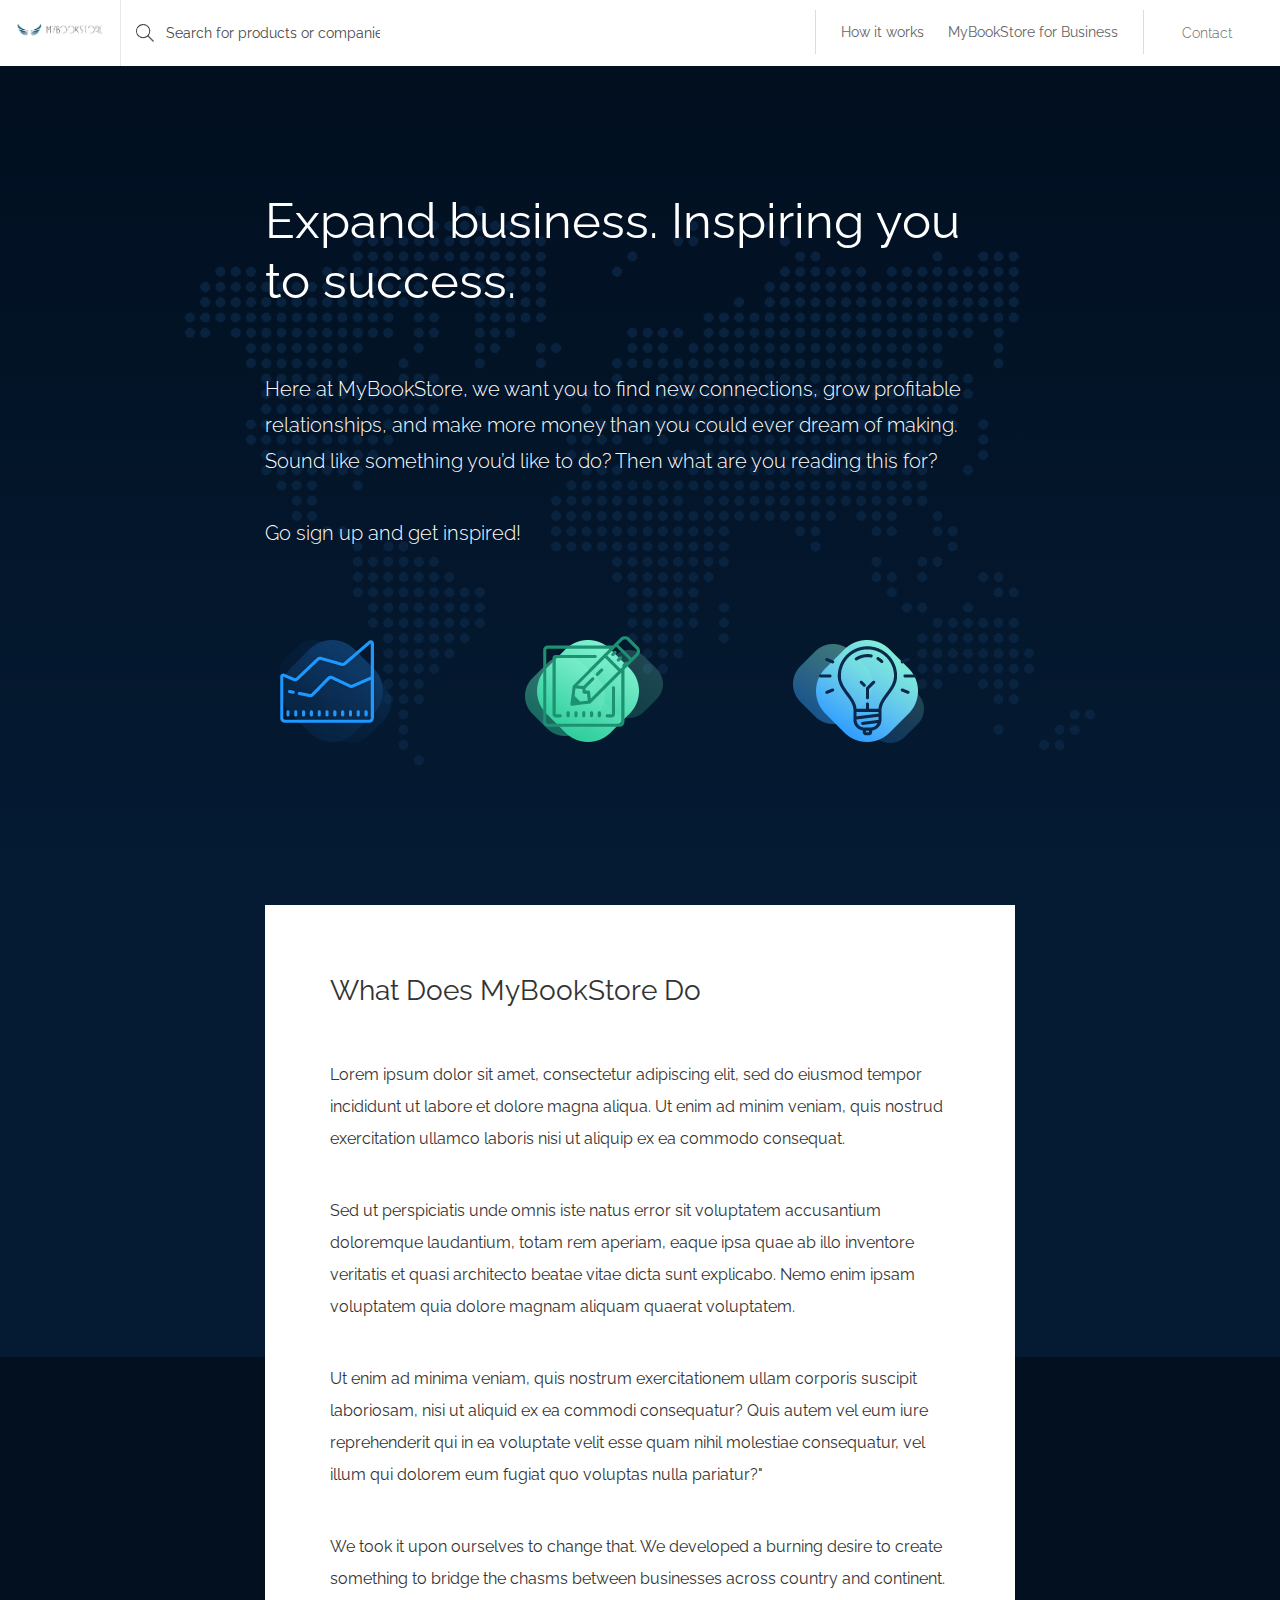
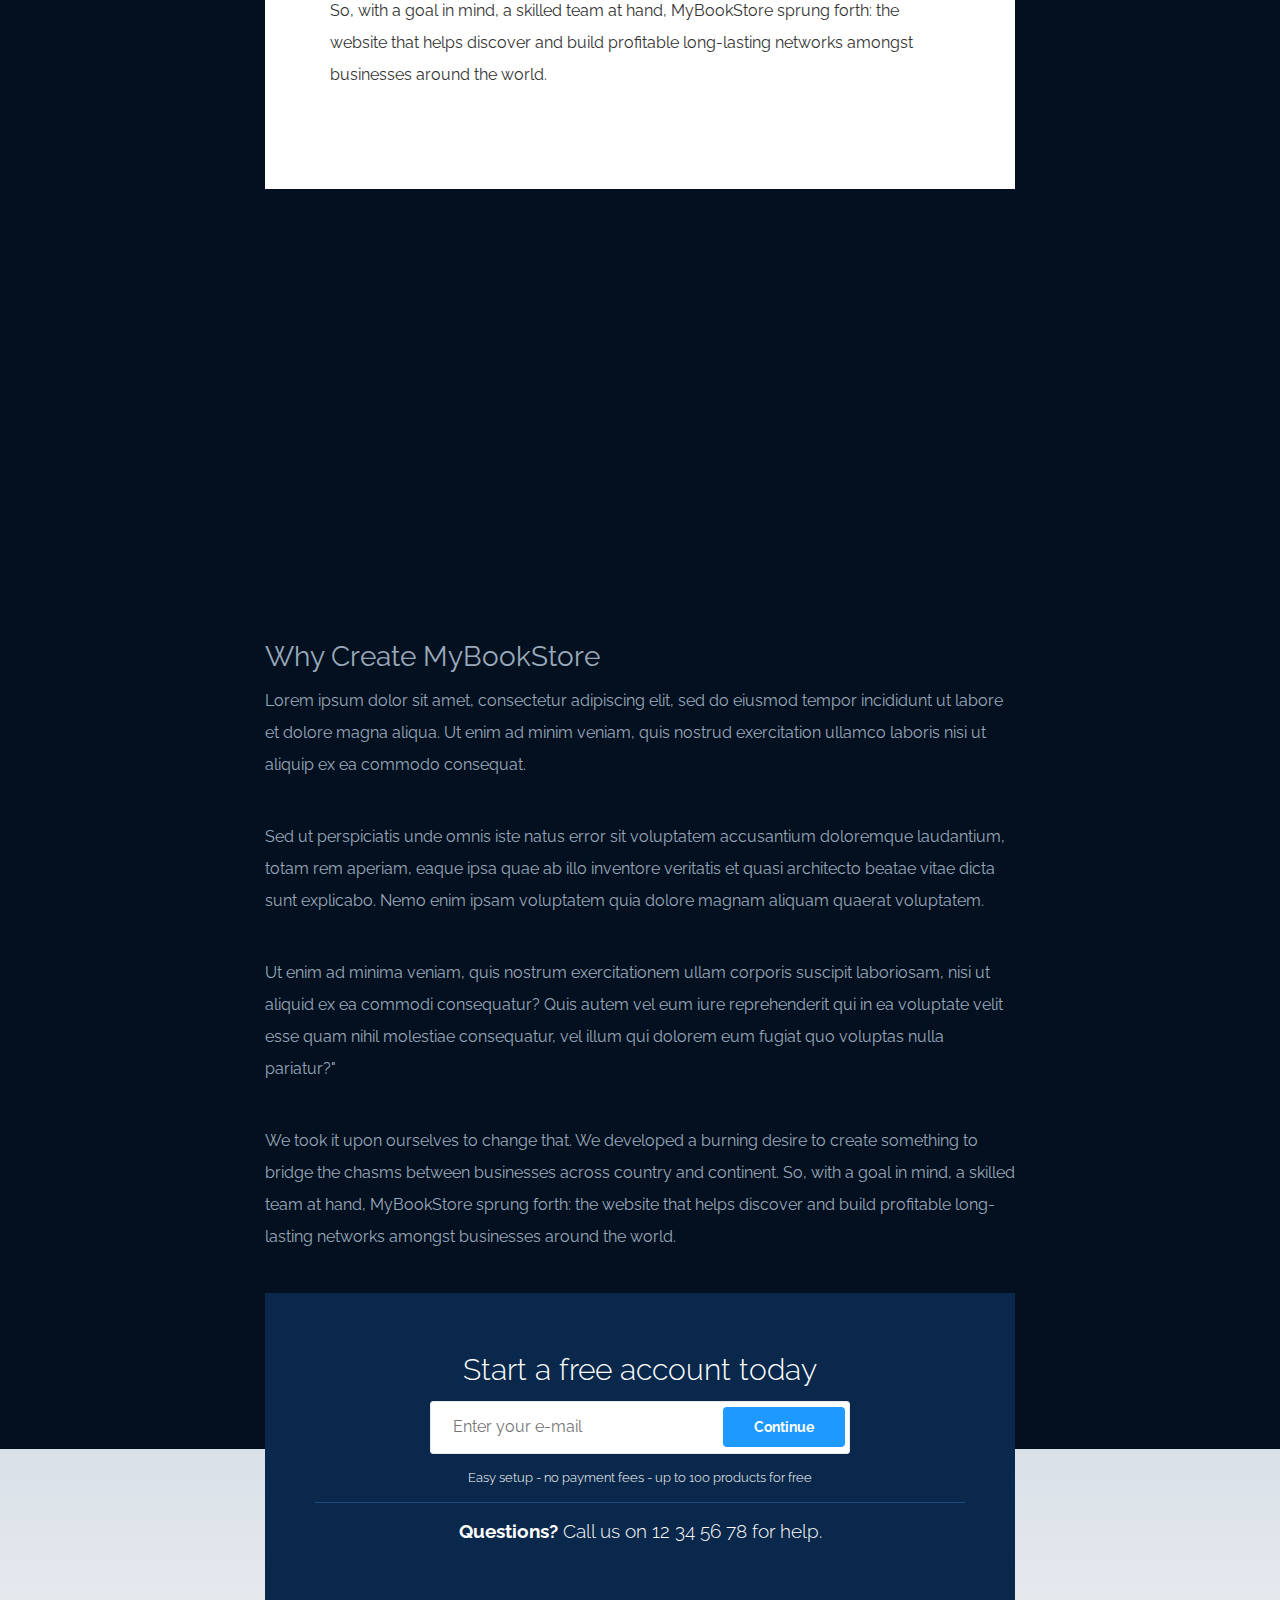
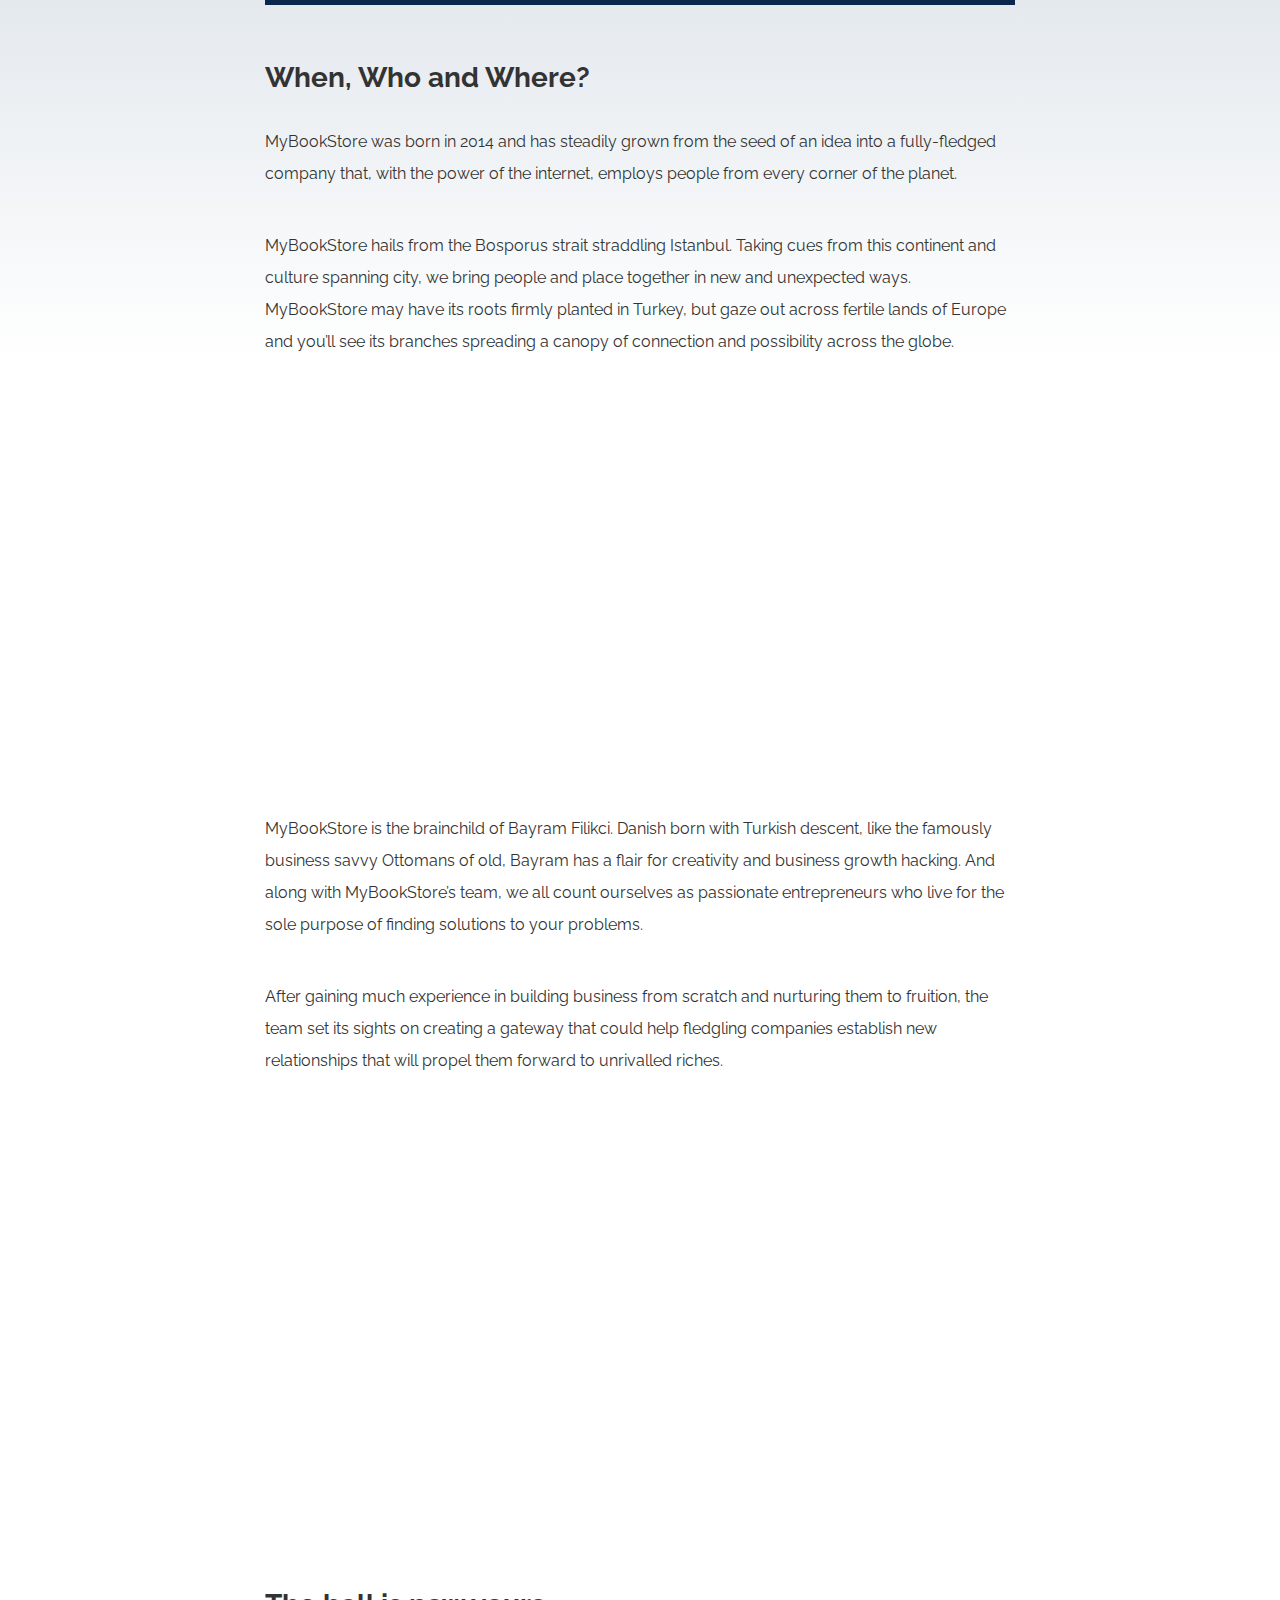
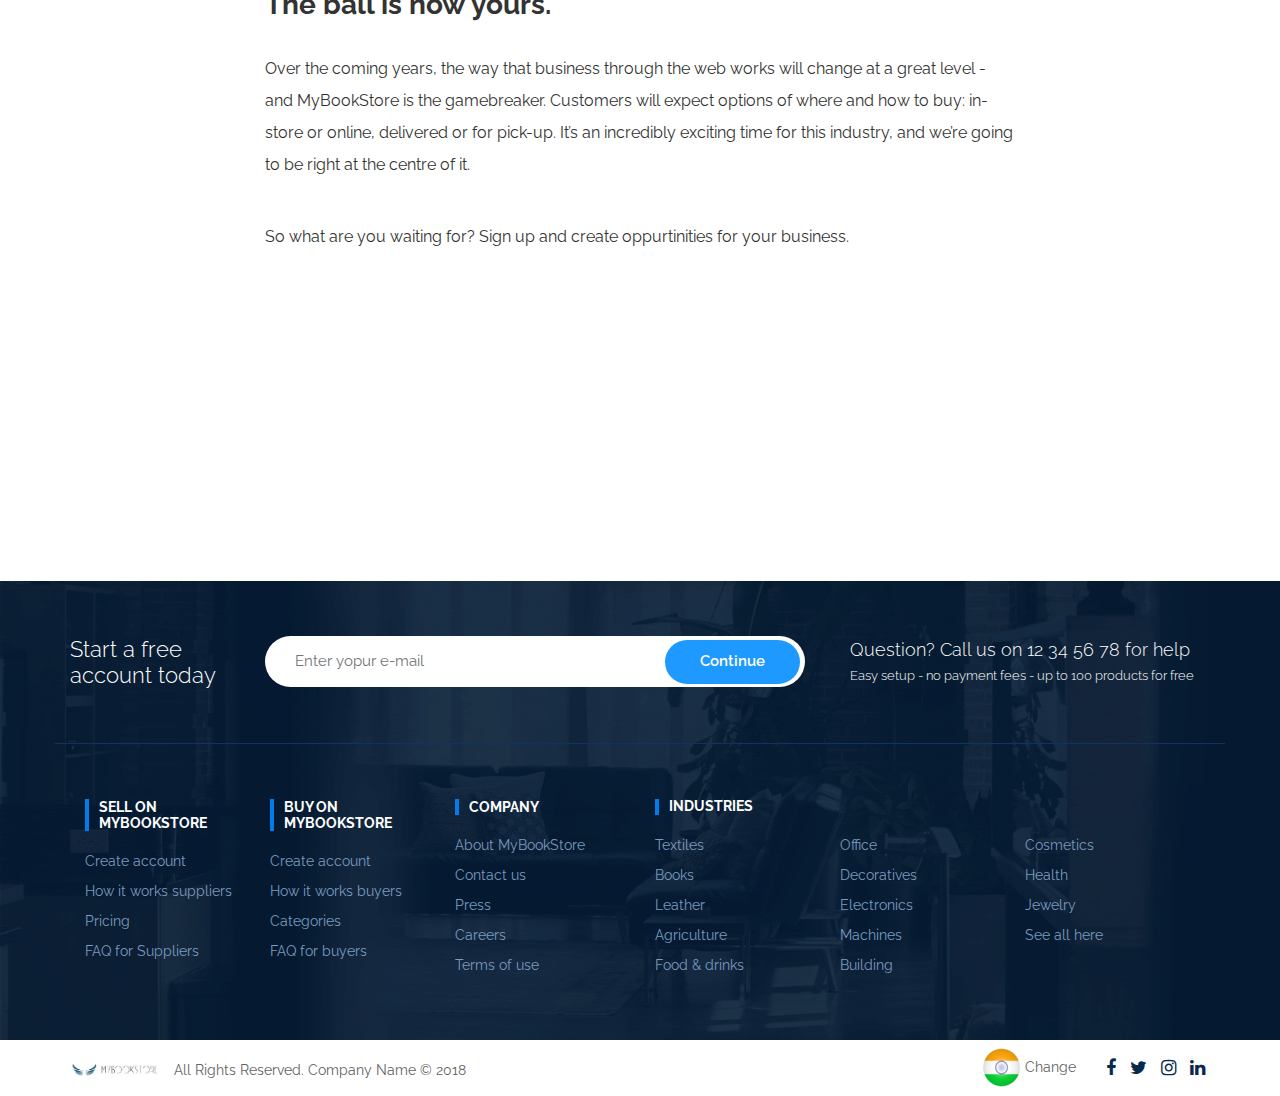
<file: about-us.html>
<!DOCTYPE html>
<html lang="en">
   <head>
      <meta charset="UTF-8">
      <title>MyBookStore - Responsive E-commerce HTML5 Template</title>
      <meta http-equiv="X-UA-Compatible" content="IE=edge">
      <!--enable mobile device-->
      <meta name="viewport" content="width=device-width, initial-scale=1">
      <!--fontawesome css-->
      <link rel="stylesheet" href="css/font-awesome.min.css">
      <!--bootstrap css-->
      <link rel="stylesheet" href="css/bootstrap.min.css">
      <!--animate css-->
      <link rel="stylesheet" href="css/animate-wow.css">
      <!--main css-->
      <link rel="stylesheet" href="css/style.css">
      <link rel="stylesheet" href="css/bootstrap-select.min.css">
      <link rel="stylesheet" href="css/slick.min.css">
      <!--responsive css-->
      <link rel="stylesheet" href="css/responsive.css">
   </head>
   <body>
      <header id="header" class="top-head">
         <!-- Static navbar -->
         <nav class="navbar navbar-default">
            <div class="container-fluid">
               <div class="row">
                  <div class="col-md-4 col-sm-12 left-rs">
                     <div class="navbar-header">
                        <button type="button" id="top-menu" class="navbar-toggle collapsed" data-toggle="collapse" data-target="#navbar" aria-expanded="false"> 
                        <span class="sr-only">Toggle navigation</span> 
                        <span class="icon-bar"></span> 
                        <span class="icon-bar"></span> 
                        <span class="icon-bar"></span> 
                        </button>
                        <a href="index.html" class="navbar-brand"><img src="images/logo.png" alt="" /></a>
                     </div>
                     <form class="navbar-form navbar-left web-sh">
                        <div class="form">
                           <input type="text" class="form-control" placeholder="Search for products or companies">
                        </div>
                     </form>
                  </div>
                  <div class="col-md-8 col-sm-12">
                     <div class="right-nav">
                        <div class="login-sr">
                           <div class="login-signup">
                              <ul>
                                 <li><a href="contact.html">Contact</a></li>
                                
                              </ul>
                           </div>
                        </div>
                        <div class="help-r hidden-xs">
                          
                        </div>
                        <div class="nav-b hidden-xs">
                           <div class="nav-box">
                              <ul>
                                 <li><a href="howitworks.html">How it works</a></li>
                                 <li><a href="about-us.html">MyBookStore for Business</a></li>
                              </ul>
                           </div>
                        </div>
                     </div>
                  </div>
               </div>
            </div>
            <!--/.container-fluid --> 
         </nav>
      </header>
      <!-- Modal -->
      <div class="modal fade lug" id="myModal" role="dialog">
         <div class="modal-dialog">
            <!-- Modal content-->
            <div class="modal-content">
               <div class="modal-header">
                  <button type="button" class="close" data-dismiss="modal">&times;</button>
                  <h4 class="modal-title">Change</h4>
               </div>
               <div class="modal-body">
                  <ul>
                     <li><a href="#"><img src="images/flag-up-1.png" alt="" /> United States</a></li>
                     <li><a href="#"><img src="images/flag-up-2.png" alt="" /> France </a></li>
                  </ul>
               </div>
            </div>
         </div>
      </div>
      <div id="sidebar" class="top-nav">
         <ul id="sidebar-nav" class="sidebar-nav">
            <li><a href="#">Help</a></li>
            <li><a href="#">How it works</a></li>
            <li><a href="#">MyBookStore for Business</a></li>
         </ul>
      </div>
      <div class="main-template-about">
         <div class="section-gradient">
            <div class="map"></div>
            <div class="container">
               <div class="row">
                  <div class="col-lg-8 col-lg-offset-2">
                     <div class="wow fadeIn" data-wow-delay="0.0s">
                        <h1>Expand business.
                           Inspiring you to success.
                        </h1>
                        <p class="lead">Here at MyBookStore, we want you to find new connections, grow profitable relationships, and make more money than you could ever dream of making. Sound like something you’d like to do? Then what are you reading this for?
                           <br>
                           <br>
                           Go sign up and get inspired!
                        </p>
                     </div>
                     <div class="about-icons row">
                        <div class="col-xs-4 wow fadeIn" data-wow-delay="0.0s"><img src="images/about-icon-1.png" alt=""/></div>
                        <div class="col-xs-4 wow fadeIn" data-wow-delay="0.2s"><img src="images/about-icon-2.png" alt=""/></div>
                        <div class="col-xs-4 wow fadeIn" data-wow-delay="0.4s"><img src="images/about-icon-3.png" alt=""/></div>
                     </div>
                  </div>
               </div>
            </div>
         </div>
         <div class="section do">
            <div class="blue-light"></div>
            <div class="container">
               <div class="row">
                  <div class="col-lg-8 col-lg-offset-2">
                     <div class="does-box">
                        <div class="panel-body">
                           <h2>What Does MyBookStore Do</h2>
                           <p>Lorem ipsum dolor sit amet, consectetur adipiscing elit, sed do eiusmod tempor incididunt ut labore et dolore magna aliqua. 
                              Ut enim ad minim veniam, quis nostrud exercitation ullamco laboris nisi ut aliquip ex ea commodo consequat.
                           </p>
                           <p>Sed ut perspiciatis unde omnis iste natus error sit voluptatem accusantium doloremque laudantium, totam rem aperiam, 
                              eaque ipsa quae ab illo inventore veritatis et quasi architecto beatae vitae dicta sunt explicabo. Nemo enim ipsam 
                              voluptatem quia dolore magnam aliquam quaerat voluptatem.
                           </p>
                           <p>Ut enim ad minima veniam, quis nostrum exercitationem ullam corporis suscipit laboriosam, nisi ut aliquid ex ea commodi 
                              consequatur? Quis autem vel eum iure reprehenderit qui in ea voluptate velit esse quam nihil molestiae consequatur, vel 
                              illum qui dolorem eum fugiat quo voluptas nulla pariatur?"
                           </p>
                           <p>We took it upon ourselves to change that. We developed a burning desire to create something to bridge the chasms between 
                              businesses across country and continent. So, with a goal in mind, a skilled team at hand, MyBookStore sprung forth: the website 
                              that helps discover and build profitable long-lasting networks amongst businesses around the world.
                           </p>
                        </div>
                        <img class="wow fadeIn" src="images/mac-about.png" alt="" />
                     </div>
                  </div>
               </div>
            </div>
         </div>
         <div class="seciton create">
            <div class="container">
               <div class="row">
                  <div class="col-lg-8 col-lg-offset-2">
                     <h2>Why Create MyBookStore</h2>
                     <p>Lorem ipsum dolor sit amet, consectetur adipiscing elit, sed do eiusmod tempor incididunt ut labore et dolore magna aliqua. 
                        Ut enim ad minim veniam, quis nostrud exercitation ullamco laboris nisi ut aliquip ex ea commodo consequat.
                     </p>
                     <p>Sed ut perspiciatis unde omnis iste natus error sit voluptatem accusantium doloremque laudantium, totam rem aperiam, 
                        eaque ipsa quae ab illo inventore veritatis et quasi architecto beatae vitae dicta sunt explicabo. Nemo enim ipsam 
                        voluptatem quia dolore magnam aliquam quaerat voluptatem.
                     </p>
                     <p>Ut enim ad minima veniam, quis nostrum exercitationem ullam corporis suscipit laboriosam, nisi ut aliquid ex ea commodi 
                        consequatur? Quis autem vel eum iure reprehenderit qui in ea voluptate velit esse quam nihil molestiae consequatur, vel 
                        illum qui dolorem eum fugiat quo voluptas nulla pariatur?"
                     </p>
                     <p>We took it upon ourselves to change that. We developed a burning desire to create something to bridge the chasms between 
                        businesses across country and continent. So, with a goal in mind, a skilled team at hand, MyBookStore sprung forth: the website 
                        that helps discover and build profitable long-lasting networks amongst businesses around the world.
                     </p>
                  </div>
               </div>
            </div>
         </div>
         <div class="section account-box">
            <div class="blue-dark"></div>
            <div class="light-blue-grad"></div>
            <div class="container">
               <div class="row">
                  <div class="col-lg-8 col-lg-offset-2">
                     <div class="blue-form">
                        <h2>Start a free account today</h2>
                        <form class="form-inline">
                           <input type="email" placeholder="Enter your e-mail" />
                           <button type="submit" class="btn btn-primary">Continue</button>
                        </form>
                        <p>Easy setup - no payment fees - up to 100 products for free</p>
                        <div class="blue-form_question"><strong>Questions?</strong> Call us on 12 34 56 78 for help.</div>
                     </div>
                  </div>
               </div>
            </div>
         </div>
         <div class="section-white">
            <div class="container">
               <div class="row">
                  <div class="col-lg-8 col-lg-offset-2">
                     <h2>When, Who and Where?</h2>
                     <p>MyBookStore was born in 2014 and has steadily grown from the seed of an idea into a fully-fledged company that, with the power of the internet, employs people from every corner of the planet.</p>
                     <p>MyBookStore hails from the Bosporus strait straddling Istanbul. Taking cues from this continent and culture spanning city, we bring people and place together in new and unexpected ways. MyBookStore may have its roots firmly planted in Turkey, but gaze out across fertile lands of Europe and you’ll see its branches spreading a canopy of connection and possibility across the globe.</p>
                  </div>
                  <div class="col-lg-8 col-lg-offset-2 wow fadeIn" style="margin-bottom:15px;" data-wow-delay="0.2s">
                     <img class="img-responsive" src="images/lag-60.jpg" alt="" />
                  </div>
                  <div class="col-lg-8 col-lg-offset-2">
                     <p>MyBookStore is the brainchild of Bayram Filikci. Danish born with Turkish descent, like the famously business savvy Ottomans of old, Bayram has a flair for creativity and business growth hacking. And along with MyBookStore’s team, we all count ourselves as passionate entrepreneurs who live for the sole purpose of finding solutions to your problems.</p>
                     <p>After gaining much experience in building business from scratch and nurturing them to fruition, the team set its sights on creating a gateway that could help fledgling companies establish new relationships that will propel them forward to unrivalled riches.</p>
                  </div>
                  <div class="col-lg-8 col-lg-offset-2 wow fadeIn" style="margin-bottom:15px;" data-wow-delay="0.2s">
                     <img src="images/lag-61.jpg" alt="" />
                  </div>
                  <div class="col-lg-8 col-lg-offset-2">
                     <h2>The ball is now yours.</h2>
                     <p>Over the coming years, the way that business through the web works will change at a great level - and MyBookStore is the gamebreaker. Customers will expect options of where and how to buy: in-store or online, delivered or for pick-up. It’s an incredibly exciting time for this industry, and we’re going to be right at the centre of it.</p>
                     <p>So what are you waiting for? Sign up and create oppurtinities for your business.</p>
                  </div>
                  <div class="col-lg-8 col-lg-offset-2">
                     <div class="row">
                        <div class="col-sm-6 wow fadeIn" data-wow-delay="0.2s">
                           <div class="rectange">
                              <h3 class="rectange_title">Career opportunities</h3>
                              <p class="rectange_text">We’re growing, and we’re looking for talented people who can make commerce better.</p>
                              <a href="" class="rectange_link">See open positions</a>
                           </div>
                        </div>
                        <div class="col-sm-6 wow fadeIn" data-wow-delay="0.4s">
                           <div class="rectange">
                              <h3 class="rectange_title">Contact us</h3>
                              <p class="rectange_text">Have questions or any requests for us? Contact our team and we will get back to you.</p>
                              <a href="" class="rectange_link">Contact MyBookStore</a>
                           </div>
                        </div>
                     </div>
                  </div>
               </div>
            </div>
         </div>
      </div>
      <footer>
         <div class="main-footer">
            <div class="container">
               <div class="row">
                  <div class="footer-top clearfix">
                     <div class="col-md-2 col-sm-6">
                        <h2>Start a free
                           account today
                        </h2>
                     </div>
                     <div class="col-md-6 col-sm-6">
                        <div class="form-box">
                           <input type="text" placeholder="Enter yopur e-mail" />
                           <button>Continue</button>
                        </div>
                     </div>
                     <div class="col-md-4 col-sm-12">
                        <div class="help-box-f">
                           <h4>Question? Call us on 12 34 56 78 for help</h4>
                           <p>Easy setup - no payment fees - up to 100 products for free</p>
                        </div>
                     </div>
                  </div>
                  <div class="footer-link-box clearfix">
                     <div class="col-md-6 col-sm-6">
                        <div class="left-f-box">
                           <div class="col-sm-4">
                              <h2>SELL ON MyBookStore</h2>
                              <ul>
                                 <li><a href="#">Create account</a></li>
                                 <li><a href="howitworks.html">How it works suppliers</a></li>
                                 <li><a href="pricing.html">Pricing</a></li>
                                 <li><a href="#">FAQ for Suppliers</a></li>
                              </ul>
                           </div>
                           <div class="col-sm-4">
                              <h2>BUY ON MyBookStore</h2>
                              <ul>
                                 <li><a href="#">Create account</a></li>
                                 <li><a href="#">How it works buyers</a></li>
                                 <li><a href="#">Categories</a></li>
                                 <li><a href="#">FAQ for buyers</a></li>
                              </ul>
                           </div>
                           <div class="col-sm-4">
                              <h2>COMPANY</h2>
                              <ul>
                                 <li><a href="about-us.html">About MyBookStore</a></li>
                                 <li><a href="#">Contact us</a></li>
                                 <li><a href="#">Press</a></li>
                                 <li><a href="#">Careers</a></li>
                                 <li><a href="#">Terms of use</a></li>
                              </ul>
                           </div>
                        </div>
                     </div>
                     <div class="col-md-6 col-sm-6">
                        <div class="right-f-box">
                           <h2>INDUSTRIES</h2>
                           <ul class="col-sm-4">
                              <li><a href="#">Textiles</a></li>
                              <li><a href="#">Books</a></li>
                              <li><a href="#">Leather</a></li>
                              <li><a href="#">Agriculture</a></li>
                              <li><a href="#">Food & drinks</a></li>
                           </ul>
                           <ul class="col-sm-4">
                              <li><a href="#">Office</a></li>
                              <li><a href="#">Decoratives</a></li>
                              <li><a href="#">Electronics</a></li>
                              <li><a href="#">Machines</a></li>
                              <li><a href="#">Building</a></li>
                           </ul>
                           <ul class="col-sm-4">
                              <li><a href="#">Cosmetics</a></li>
                              <li><a href="#">Health</a></li>
                              <li><a href="#">Jewelry</a></li>
                              <li><a href="#">See all here</a></li>
                           </ul>
                        </div>
                     </div>
                  </div>
               </div>
            </div>
         </div>
         <div class="copyright">
            <div class="container">
               <div class="row">
                  <div class="col-md-8">
                     <p><img width="90" src="images/logo.png" alt="#" style="margin-top: -5px;" /> All Rights Reserved. Company Name © 2018</p>
                  </div>
                  <div class="col-md-4">
                     <ul class="list-inline socials">
                        <li>
                           <a href="">
                           <i class="fa fa-facebook" aria-hidden="true"></i>
                           </a>
                        </li>
                        <li>
                           <a href="">
                           <i class="fa fa-twitter" aria-hidden="true"></i>
                           </a>
                        </li>
                        <li>
                           <a href="">
                           <i class="fa fa-instagram" aria-hidden="true"></i>
                           </a>
                        </li>
                        <li>
                           <a href="#">
                           <i class="fa fa-linkedin" aria-hidden="true"></i>
                           </a>
                        </li>
                     </ul>
                     <ul class="right-flag">
                        <li><a href="#"><img src="images/flag.png" alt="" /> <span>Change</span></a></li>
                     </ul>
                  </div>
               </div>
            </div>
         </div>
      </footer>
      <!--main js--> 
      <script src="js/jquery-1.12.4.min.js"></script> 
      <!--bootstrap js--> 
      <script src="js/bootstrap.min.js"></script> 
      <script src="js/bootstrap-select.min.js"></script>
      <script src="js/slick.min.js"></script> 
      <script src="js/wow.min.js"></script>
      <!--custom js--> 
      <script src="js/custom.js"></script>
   </body>
</html>
</file>
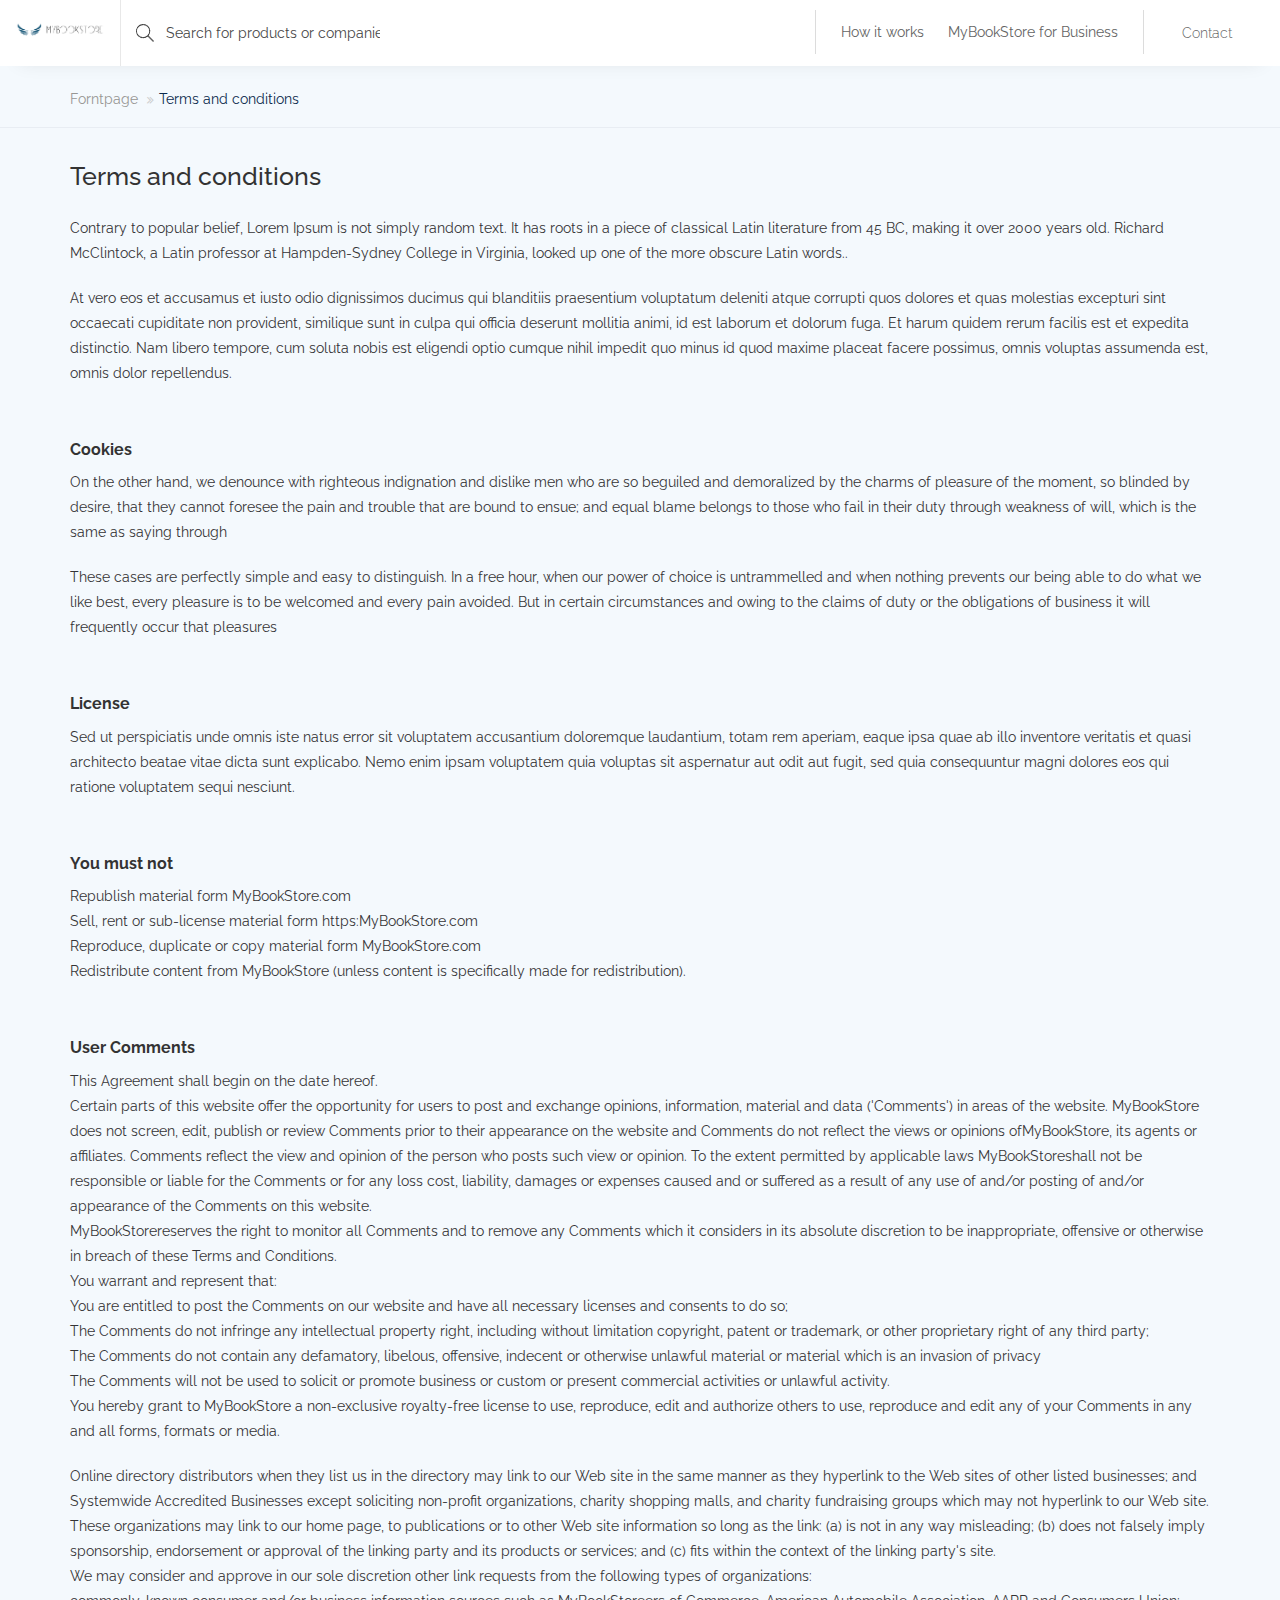
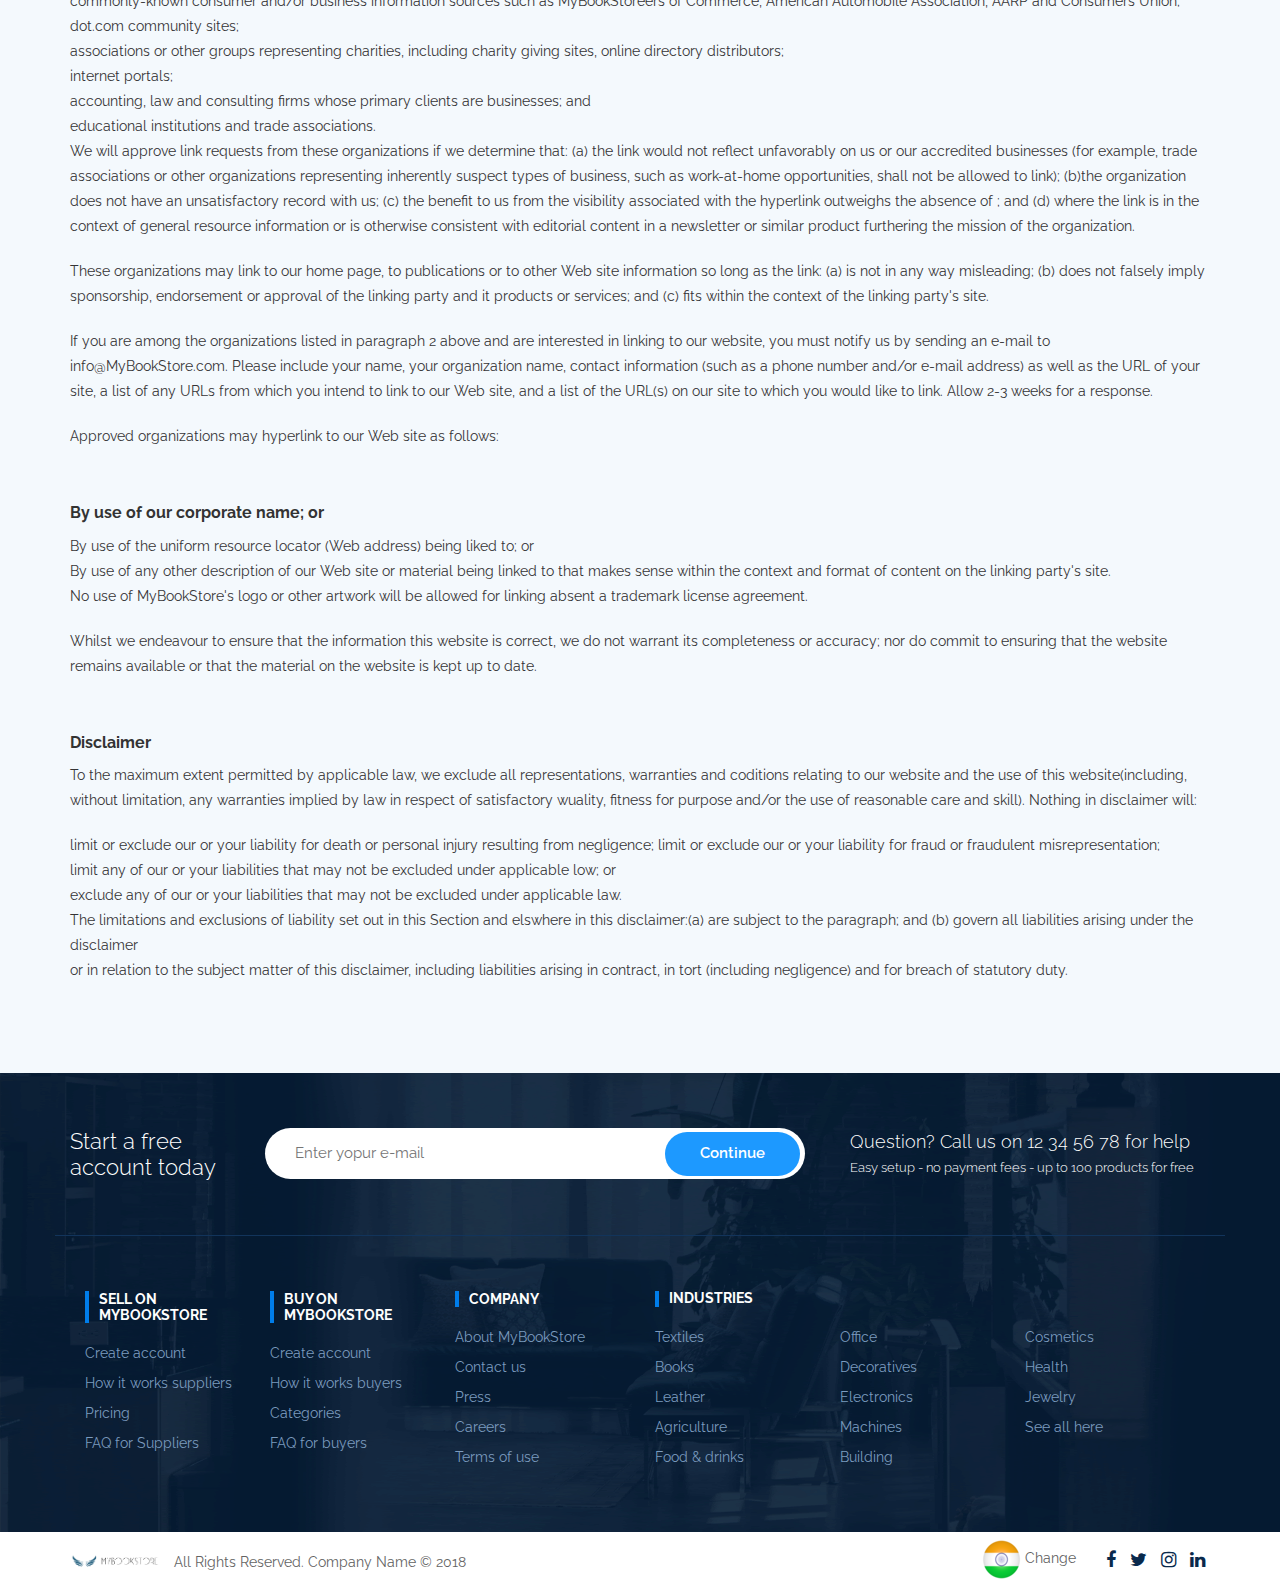
<file: cms.html>
<!DOCTYPE html>
<html lang="en">
   <head>
      <meta charset="UTF-8">
      <title>MyBookStore - Responsive E-commerce HTML5 Template</title>
      <meta http-equiv="X-UA-Compatible" content="IE=edge">
      <!--enable mobile device-->
      <meta name="viewport" content="width=device-width, initial-scale=1">
      <!--fontawesome css-->
      <link rel="stylesheet" href="css/font-awesome.min.css">
      <!--bootstrap css-->
      <link rel="stylesheet" href="css/bootstrap.min.css">
      <!--animate css-->
      <link rel="stylesheet" href="css/animate-wow.css">
      <!--main css-->
      <link rel="stylesheet" href="css/style.css">
      <link rel="stylesheet" href="css/bootstrap-select.min.css">
      <link rel="stylesheet" href="css/slick.min.css">
      <!--responsive css-->
      <link rel="stylesheet" href="css/responsive.css">
   </head>
   <body>
      <header id="header" class="top-head">
         <!-- Static navbar -->
         <nav class="navbar navbar-default">
            <div class="container-fluid">
               <div class="row">
                  <div class="col-md-4 col-sm-12 left-rs">
                     <div class="navbar-header">
                        <button type="button" id="top-menu" class="navbar-toggle collapsed" data-toggle="collapse" data-target="#navbar" aria-expanded="false"> 
                        <span class="sr-only">Toggle navigation</span> 
                        <span class="icon-bar"></span> 
                        <span class="icon-bar"></span> 
                        <span class="icon-bar"></span> 
                        </button>
                        <a href="index.html" class="navbar-brand"><img src="images/logo.png" alt="" /></a>
                     </div>
                     <form class="navbar-form navbar-left web-sh">
                        <div class="form">
                           <input type="text" class="form-control" placeholder="Search for products or companies">
                        </div>
                     </form>
                  </div>
                  <div class="col-md-8 col-sm-12">
                     <div class="right-nav">
                        <div class="login-sr">
                           <div class="login-signup">
                              <ul>
                                 <li><a href="contact.html">Contact</a></li>
                                
                              </ul>
                           </div>
                        </div>
                        <div class="help-r hidden-xs">
                          
                        </div>
                        <div class="nav-b hidden-xs">
                           <div class="nav-box">
                              <ul>
                                 <li><a href="howitworks.html">How it works</a></li>
                                 <li><a href="about-us.html">MyBookStore for Business</a></li>
                              </ul>
                           </div>
                        </div>
                     </div>
                  </div>
               </div>
            </div>
            <!--/.container-fluid --> 
         </nav>
      </header>
      <!-- Modal -->
      <div class="modal fade lug" id="myModal" role="dialog">
         <div class="modal-dialog">
            <!-- Modal content-->
            <div class="modal-content">
               <div class="modal-header">
                  <button type="button" class="close" data-dismiss="modal">&times;</button>
                  <h4 class="modal-title">Change</h4>
               </div>
               <div class="modal-body">
                  <ul>
                     <li><a href="#"><img src="images/flag-up-1.png" alt="" /> United States</a></li>
                     <li><a href="#"><img src="images/flag-up-2.png" alt="" /> France </a></li>
                  </ul>
               </div>
            </div>
         </div>
      </div>
      <div id="sidebar" class="top-nav">
         <ul id="sidebar-nav" class="sidebar-nav">
            <li><a href="#">Help</a></li>
            <li><a href="#">How it works</a></li>
            <li><a href="#">MyBookStore for Business</a></li>
         </ul>
      </div>
      <div class="terms-conditions">
         <div class="terms-title">
            <div class="container">
               <div class="row">
                  <ol class="breadcrumb">
                     <li><a href="#">Forntpage </a></li>
                     <li class="active">Terms and conditions</li>
                  </ol>
               </div>
            </div>
         </div>
         <div class="container">
            <div class="row">
               <div class="col-md-12">
                  <div class="terms-box">
                     <h2>Terms and conditions</h2>
                     <p>Contrary to popular belief, Lorem Ipsum is not simply random text. It has roots in a piece of classical Latin literature from 45 BC, 
                        making it over 2000 years old. Richard McClintock, a Latin professor at Hampden-Sydney College in Virginia, looked up one of the more obscure Latin words..
                     </p>
                     <p>At vero eos et accusamus et iusto odio dignissimos ducimus qui blanditiis praesentium voluptatum deleniti atque corrupti quos dolores et quas molestias 
                        excepturi sint occaecati cupiditate non provident, similique sunt in culpa qui officia deserunt mollitia animi, id est laborum et dolorum fuga. Et harum
                        quidem rerum facilis est et expedita distinctio. Nam libero tempore, cum soluta nobis est eligendi optio cumque nihil impedit quo minus id quod maxime 
                        placeat facere possimus, omnis voluptas assumenda est, omnis dolor repellendus.
                     </p>
                  </div>
               </div>
               <div class="col-md-12">
                  <div class="terms-box">
                     <h3>Cookies</h3>
                     <p>On the other hand, we denounce with righteous indignation and dislike men who are so beguiled and demoralized by the charms of pleasure of the moment, 
                        so blinded by desire, that they cannot foresee the pain and trouble that are bound to ensue; and equal blame belongs to those who fail in their duty 
                        through weakness of will, which is the same as saying through
                     </p>
                     <p>These cases are perfectly simple and easy to distinguish. In a free hour, when our power of choice is untrammelled and when nothing prevents our being 
                        able to do what we like best, every pleasure is to be welcomed and every pain avoided. But in certain circumstances and owing to the claims of duty or 
                        the obligations of business it will frequently occur that pleasures
                     </p>
                  </div>
               </div>
               <div class="col-md-12">
                  <div class="terms-box">
                     <h3>License</h3>
                     <p>Sed ut perspiciatis unde omnis iste natus error sit voluptatem accusantium doloremque laudantium, totam rem aperiam, eaque ipsa quae ab illo inventore 
                        veritatis et quasi architecto beatae vitae dicta sunt explicabo. Nemo enim ipsam voluptatem quia voluptas sit aspernatur aut odit aut fugit, sed quia 
                        consequuntur magni dolores eos qui ratione voluptatem sequi nesciunt.
                     </p>
                  </div>
               </div>
               <div class="col-md-12">
                  <div class="terms-box">
                     <h3>You must not</h3>
                     <p>Republish material form MyBookStore.com<br>
                        Sell, rent or sub-license material form https:MyBookStore.com<br>
                        Reproduce, duplicate or copy material form MyBookStore.com<br>
                        Redistribute content from MyBookStore (unless content is specifically made for redistribution).
                     </p>
                  </div>
               </div>
               <div class="col-md-12">
                  <div class="terms-box">
                     <h3>User Comments</h3>
                     <p>This Agreement shall begin on the date hereof. <br>
                        Certain parts of this website offer the opportunity for users to post and exchange opinions, information, material and data ('Comments') in areas of the website. MyBookStore does not screen, edit, publish or review Comments prior to their appearance on the website and Comments do not reflect the views or opinions ofMyBookStore, its agents or affiliates. Comments reflect the view and opinion of the person who posts such view or opinion. To the extent permitted by applicable laws MyBookStoreshall not be responsible or liable for the Comments or for any loss cost, liability, damages or expenses caused and or suffered as a result of any use of and/or posting of and/or appearance of the Comments on this website.<br>
                        MyBookStorereserves the right to monitor all Comments and to remove any Comments which it considers in its absolute discretion to be inappropriate, offensive or otherwise in breach of these Terms and Conditions.<br>
                        You warrant and represent that: <br>
                        You are entitled to post the Comments on our website and have all necessary licenses and consents to do so; <br>
                        The Comments do not infringe any intellectual property right, including without limitation copyright, patent or trademark, or other proprietary right of any third party; <br>
                        The Comments do not contain any defamatory, libelous, offensive, indecent or otherwise unlawful material or material which is an invasion of privacy<br>
                        The Comments will not be used to solicit or promote business or custom or present commercial activities or unlawful activity. <br>
                        You hereby grant to MyBookStore a non-exclusive royalty-free license to use, reproduce, edit and authorize others to use, reproduce and edit any of your Comments in any and all forms, formats or media.
                     </p>
                     <p>Online directory distributors when they list us in the directory may link to our Web site in the same manner as they hyperlink to the Web sites of other listed businesses;
                        and <br>Systemwide Accredited Businesses except soliciting non-profit organizations, charity shopping malls, and charity fundraising groups which may not hyperlink to our Web site. <br> These organizations may link to our home page, to publications or to other Web site information so long as the link: (a) is not in any way misleading;
                        (b) does not falsely imply sponsorship, endorsement or approval of the linking party and its products or services; and (c) fits within the context of the linking party's site.<br> We may consider and approve in our sole discretion other link requests from the following types of organizations:<br> commonly-known consumer and/or business information sources such as MyBookStoreers of Commerce, American Automobile Association, AARP and Consumers Union;<br>
                        dot.com community sites;<br>
                        associations or other groups representing charities, including charity giving sites, online directory distributors;<br>
                        internet portals;<br>
                        accounting, law and consulting firms whose primary clients are businesses; and<br>
                        educational institutions and trade associations.<br> We will approve link requests from these organizations if we determine that: (a) the link would not reflect unfavorably on us or our accredited businesses (for example, trade associations or other organizations representing inherently suspect types of business, such as work-at-home opportunities, shall not be allowed to link); (b)the organization does not have an unsatisfactory record with us; (c) the benefit to us from the visibility associated with the hyperlink outweighs the absence of ; and (d) where the link is in the context of general resource information or is otherwise consistent with editorial content in a newsletter or similar product furthering the mission of the organization.
                     </p>
                     <p>These organizations may link to our home page, to publications or to other Web site information so long as the link: (a) is not in any way misleading; (b) does not falsely imply sponsorship, endorsement or approval of the linking party and it products or services; and (c) fits within the context of the linking party's site.</p>
                     <p>If you are among the organizations listed in paragraph 2 above and are interested in linking to our website, you must notify us by sending an e-mail to info@MyBookStore.com. Please include your name, your organization name, contact information (such as a phone number and/or e-mail address) as well as the URL of your site, a list of any URLs from which you intend to link to our Web site, and a list of the URL(s) on our site to which you would like to link. Allow 2-3 weeks for a response.</p>
                     <p>Approved organizations may hyperlink to our Web site as follows:</p>
                  </div>
               </div>
               <div class="col-md-12">
                  <div class="terms-box">
                     <h3>By use of our corporate name; or</h3>
                     <p>By use of the uniform resource locator (Web address) being liked to; or<br>
                        By use of any other description of our Web site or material being linked to that makes sense within the context and format of content on the linking party's site.<br>
                        No use of MyBookStore's logo or other artwork will be allowed for linking absent a trademark license agreement.
                     </p>
                     <p>Whilst we endeavour to ensure that the information this website is correct, we do not warrant its completeness or accuracy; nor do commit to ensuring that the website remains available or 
                        that the material on the website is kept up to date.
                     </p>
                  </div>
               </div>
               <div class="col-md-12">
                  <div class="terms-box">
                     <h3>Disclaimer</h3>
                     <p>To the maximum extent permitted by applicable law, we exclude all representations, warranties and coditions relating to our website and the use of this website(including, without limitation, any
                        warranties implied by law in respect of satisfactory wuality, fitness for purpose and/or the use of reasonable care and skill). Nothing in disclaimer will:
                     </p>
                     <p>limit or exclude our or your liability for death or personal injury resulting from negligence;
                        limit or exclude our or your liability for fraud or fraudulent misrepresentation;<br>
                        limit any  of our or your liabilities that may not be excluded under applicable low; or<br>
                        exclude any of our or your liabilities that may not be excluded under applicable law.<br>
                        The limitations and exclusions of liability set out in this Section and elswhere in this disclaimer:(a) are subject to the paragraph; and (b) govern all liabilities arising under the disclaimer<br>
                        or in relation to the subject matter of this disclaimer, including liabilities arising in contract, in tort (including negligence) and for breach of statutory duty.
                     </p>
                  </div>
               </div>
            </div>
         </div>
      </div>
      <footer>
         <div class="main-footer">
            <div class="container">
               <div class="row">
                  <div class="footer-top clearfix">
                     <div class="col-md-2 col-sm-6">
                        <h2>Start a free
                           account today
                        </h2>
                     </div>
                     <div class="col-md-6 col-sm-6">
                        <div class="form-box">
                           <input type="text" placeholder="Enter yopur e-mail" />
                           <button>Continue</button>
                        </div>
                     </div>
                     <div class="col-md-4 col-sm-12">
                        <div class="help-box-f">
                           <h4>Question? Call us on 12 34 56 78 for help</h4>
                           <p>Easy setup - no payment fees - up to 100 products for free</p>
                        </div>
                     </div>
                  </div>
                  <div class="footer-link-box clearfix">
                     <div class="col-md-6 col-sm-6">
                        <div class="left-f-box">
                           <div class="col-sm-4">
                              <h2>SELL ON MyBookStore</h2>
                              <ul>
                                 <li><a href="#">Create account</a></li>
                                 <li><a href="howitworks.html">How it works suppliers</a></li>
                                 <li><a href="pricing.html">Pricing</a></li>
                                 <li><a href="#">FAQ for Suppliers</a></li>
                              </ul>
                           </div>
                           <div class="col-sm-4">
                              <h2>BUY ON MyBookStore</h2>
                              <ul>
                                 <li><a href="#">Create account</a></li>
                                 <li><a href="#">How it works buyers</a></li>
                                 <li><a href="#">Categories</a></li>
                                 <li><a href="#">FAQ for buyers</a></li>
                              </ul>
                           </div>
                           <div class="col-sm-4">
                              <h2>COMPANY</h2>
                              <ul>
                                 <li><a href="about-us.html">About MyBookStore</a></li>
                                 <li><a href="#">Contact us</a></li>
                                 <li><a href="#">Press</a></li>
                                 <li><a href="#">Careers</a></li>
                                 <li><a href="#">Terms of use</a></li>
                              </ul>
                           </div>
                        </div>
                     </div>
                     <div class="col-md-6 col-sm-6">
                        <div class="right-f-box">
                           <h2>INDUSTRIES</h2>
                           <ul class="col-sm-4">
                              <li><a href="#">Textiles</a></li>
                              <li><a href="#">Books</a></li>
                              <li><a href="#">Leather</a></li>
                              <li><a href="#">Agriculture</a></li>
                              <li><a href="#">Food & drinks</a></li>
                           </ul>
                           <ul class="col-sm-4">
                              <li><a href="#">Office</a></li>
                              <li><a href="#">Decoratives</a></li>
                              <li><a href="#">Electronics</a></li>
                              <li><a href="#">Machines</a></li>
                              <li><a href="#">Building</a></li>
                           </ul>
                           <ul class="col-sm-4">
                              <li><a href="#">Cosmetics</a></li>
                              <li><a href="#">Health</a></li>
                              <li><a href="#">Jewelry</a></li>
                              <li><a href="#">See all here</a></li>
                           </ul>
                        </div>
                     </div>
                  </div>
               </div>
            </div>
         </div>
         <div class="copyright">
            <div class="container">
               <div class="row">
                  <div class="col-md-8">
                     <p><img width="90" src="images/logo.png" alt="#" style="margin-top: -5px;" /> All Rights Reserved. Company Name © 2018</p>
                  </div>
                  <div class="col-md-4">
                     <ul class="list-inline socials">
                        <li>
                           <a href="">
                           <i class="fa fa-facebook" aria-hidden="true"></i>
                           </a>
                        </li>
                        <li>
                           <a href="">
                           <i class="fa fa-twitter" aria-hidden="true"></i>
                           </a>
                        </li>
                        <li>
                           <a href="">
                           <i class="fa fa-instagram" aria-hidden="true"></i>
                           </a>
                        </li>
                        <li>
                           <a href="#">
                           <i class="fa fa-linkedin" aria-hidden="true"></i>
                           </a>
                        </li>
                     </ul>
                     <ul class="right-flag">
                        <li><a href="#"><img src="images/flag.png" alt="" /> <span>Change</span></a></li>
                     </ul>
                  </div>
               </div>
            </div>
         </div>
      </footer>
      <!--main js--> 
      <script src="js/jquery-1.12.4.min.js"></script> 
      <!--bootstrap js--> 
      <script src="js/bootstrap.min.js"></script> 
      <script src="js/bootstrap-select.min.js"></script>
      <script src="js/slick.min.js"></script> 
      <script src="js/wow.min.js"></script>
      <!--custom js--> 
      <script src="js/custom.js"></script>
   </body>
</html>
</file>
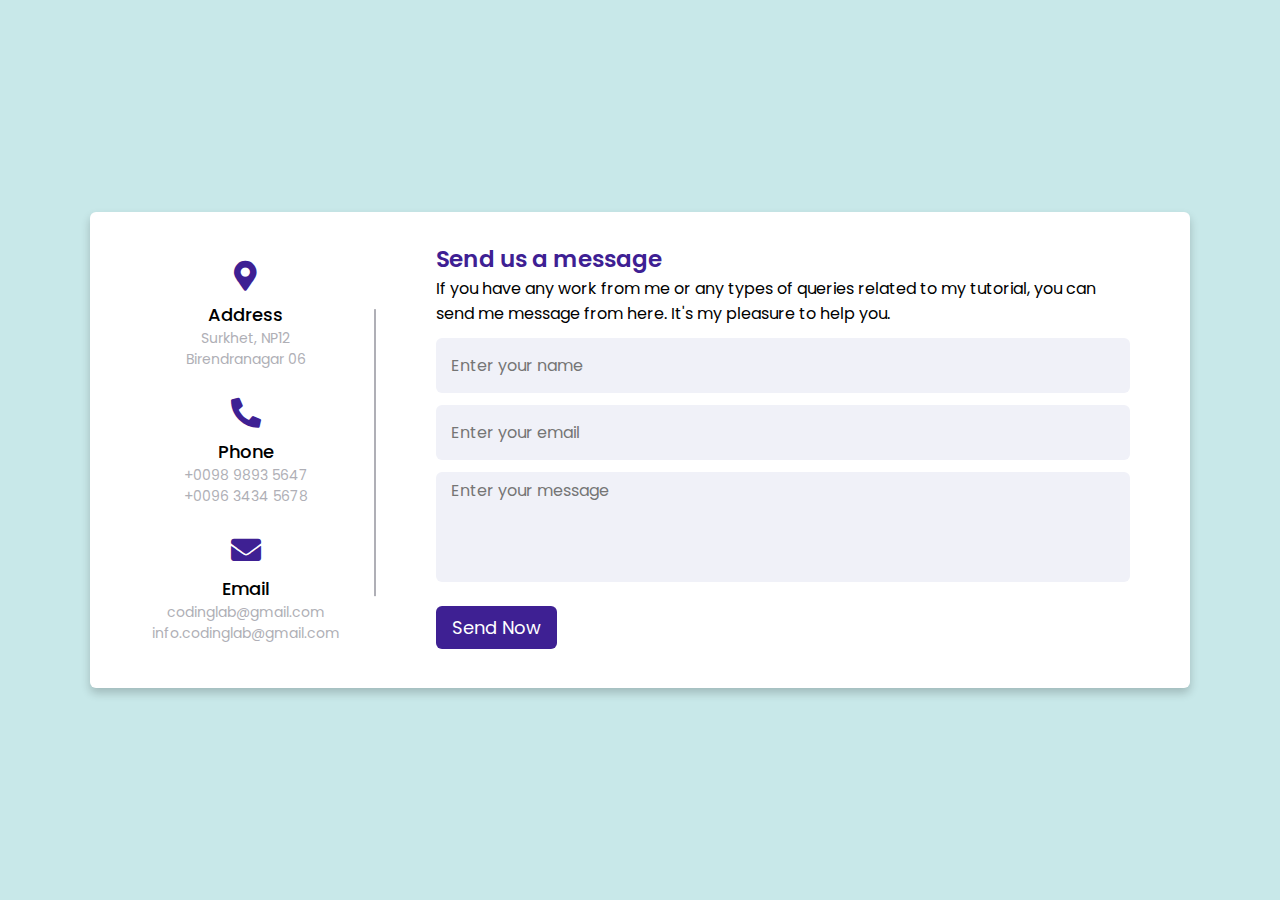
<file: contact.html>
<!DOCTYPE html>
<html lang="en" dir="ltr">
  <head>
    <meta charset="UTF-8" />
    <title>Responsive Contact Us Form | CodingLab</title>
    <link rel="stylesheet" href="css/contactstyle.css" />
    
    <link rel="stylesheet" href="https://cdnjs.cloudflare.com/ajax/libs/font-awesome/5.15.2/css/all.min.css" />
    <meta name="viewport" content="width=device-width, initial-scale=1.0" />
  </head>
  <body>
    <div class="container">
      <div class="content">
        <div class="left-side">
          <div class="address details">
            <i class="fas fa-map-marker-alt"></i>
            <div class="topic">Address</div>
            <div class="text-one">Surkhet, NP12</div>
            <div class="text-two">Birendranagar 06</div>
          </div>
          <div class="phone details">
            <i class="fas fa-phone-alt"></i>
            <div class="topic">Phone</div>
            <div class="text-one">+0098 9893 5647</div>
            <div class="text-two">+0096 3434 5678</div>
          </div>
          <div class="email details">
            <i class="fas fa-envelope"></i>
            <div class="topic">Email</div>
            <div class="text-one">codinglab@gmail.com</div>
            <div class="text-two">info.codinglab@gmail.com</div>
          </div>
        </div>
        <div class="right-side">
          <div class="topic-text">Send us a message</div>
          <p>If you have any work from me or any types of queries related to my tutorial, you can send me message from here. It's my pleasure to help you.</p>
          
          <form method="post" action="https://script.google.com/macros/s/AKfycbw7gKZdSHjGF7WZp94IvcEyqFkLD0yyITOEgLqF95Dyc891rezk4gfZSyUssUrDK42_HQ/exec" 
            name="Contact-Form" id="contact-form">
            <div class="input-box">
              <input type="text" name="Name" placeholder="Enter your name" />
            </div>
            <div class="input-box">
              <input type="text" name="Email" placeholder="Enter your email" />
            </div>
            <div class="input-box message-box">
              <textarea name="Message" placeholder="Enter your message"></textarea>
            </div>
            <div class="button">
              <input type="submit" value="Send Now" id="submit-button" />
            </div>
          </form>
        </div>
      </div>
    </div>
    <script>
      document.addEventListener("DOMContentLoaded", function () {
        const form = document.getElementById("contact-form");
        const submitButton = document.getElementById("submit-button");
        const modal = document.getElementById("myModal");
        const closeButton = document.getElementsByClassName("close")[0];
    
        form.addEventListener("submit", function (event) {
          event.preventDefault(); // Prevent the form from submitting normally
    
          // Disable the submit button
          submitButton.disabled = true;
    
          // Simulate form submission (you should remove this)
          setTimeout(function () {
            // Submit the form to your Google Apps Script
            fetch(form.action, {
              method: "POST",
              body: new FormData(form),
            })
              .then((response) => response.json())
              .then((data) => {
                // Display the modal
                modal.style.display = "block";
    
                // Reset the form after displaying the message
                form.reset();
    
                // Re-enable the submit button
                submitButton.disabled = false;
              })
              .catch((error) => {
                // Handle any errors if needed
                console.error("Form submission error:", error);
                // Display an error message if submission fails
                modal.style.display = "block";
    
                // Re-enable the submit button in case of an error
                submitButton.disabled = false;
              });
          }, 1000); // You can adjust the time (in milliseconds) the message stays visible
    
          // Close the modal when the close button is clicked
          closeButton.addEventListener("click", function () {
            modal.style.display = "none";
          });
    
          // Close the modal when the user clicks anywhere outside the modal content
          window.addEventListener("click", function (event) {
            if (event.target == modal) {
              modal.style.display = "none";
            }
          });
        });
      });
    </script>
    
    <div id="myModal" class="modal">
      <div class="modal-content">
        <span class="close">&times;</span>
        <p class="success-message">Thank you for submitting!</p>
      </div>
    </div>    
  </body>
</html>
</file>
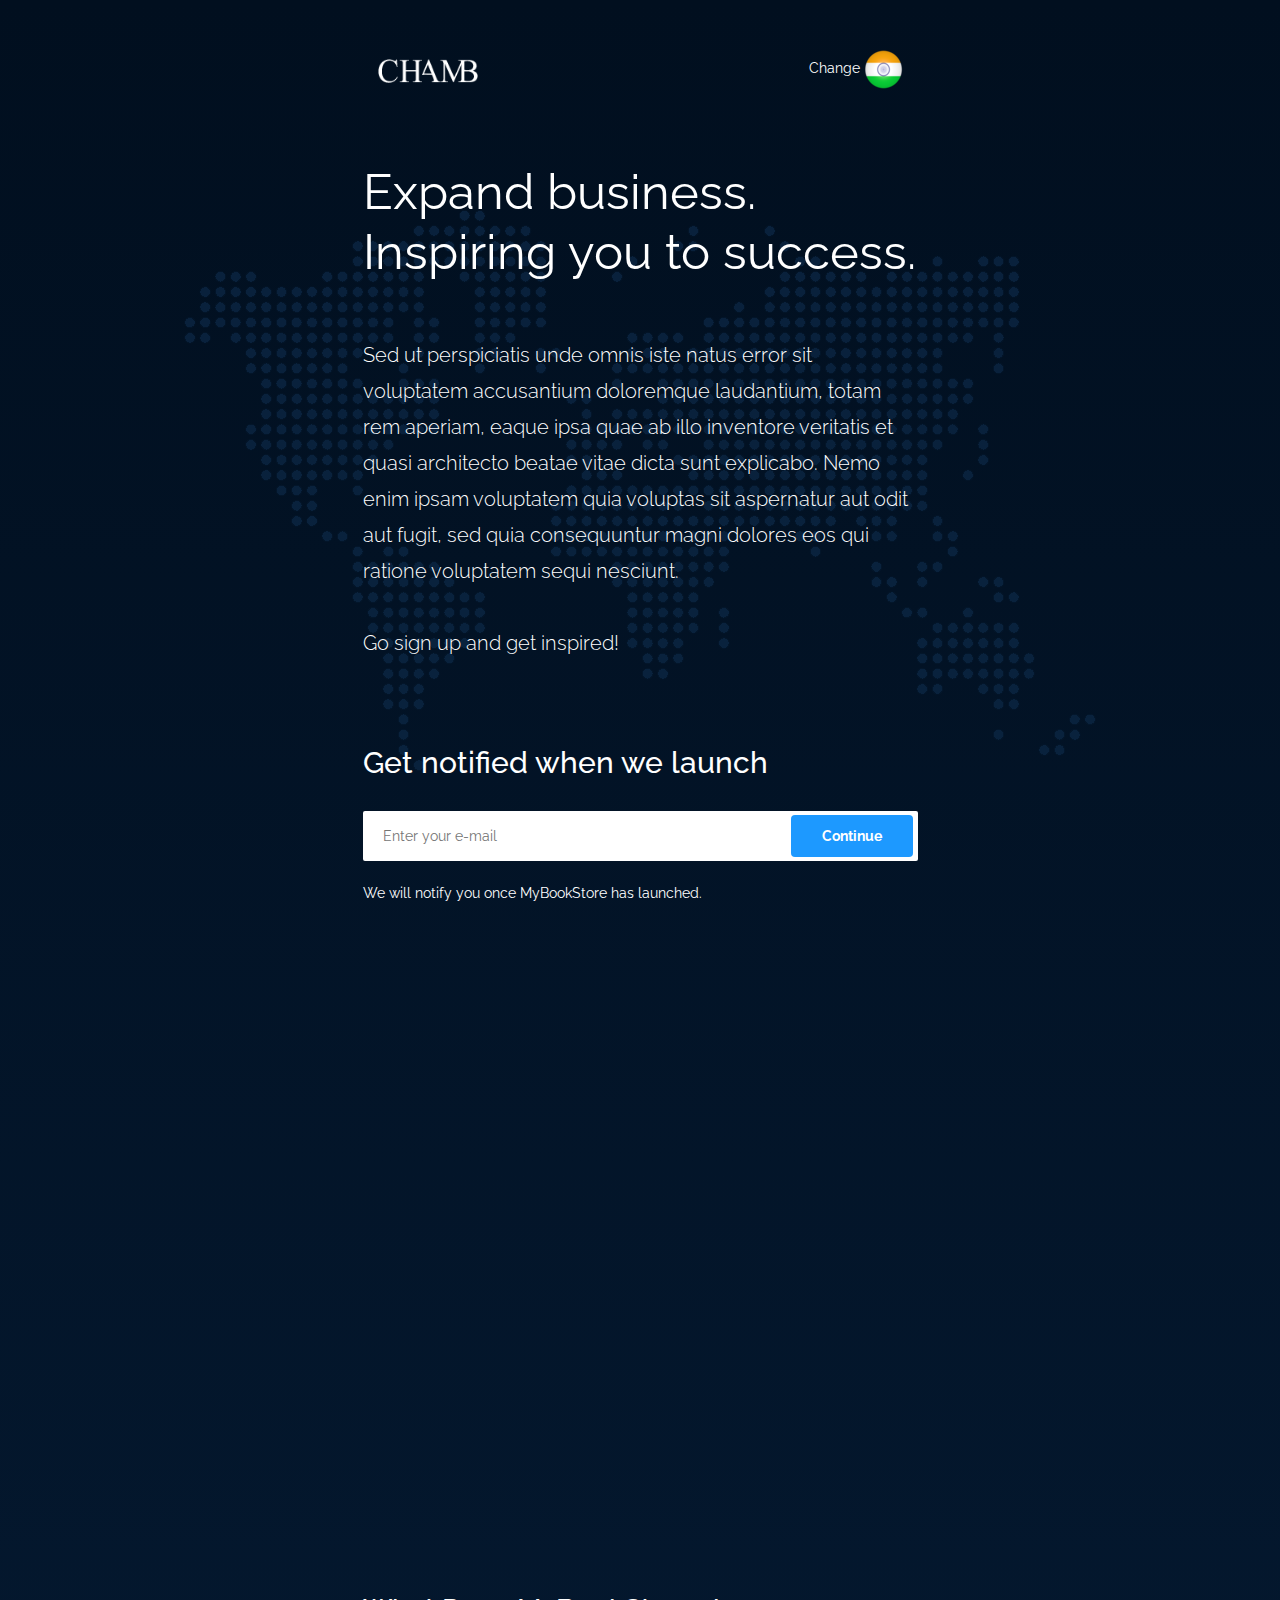
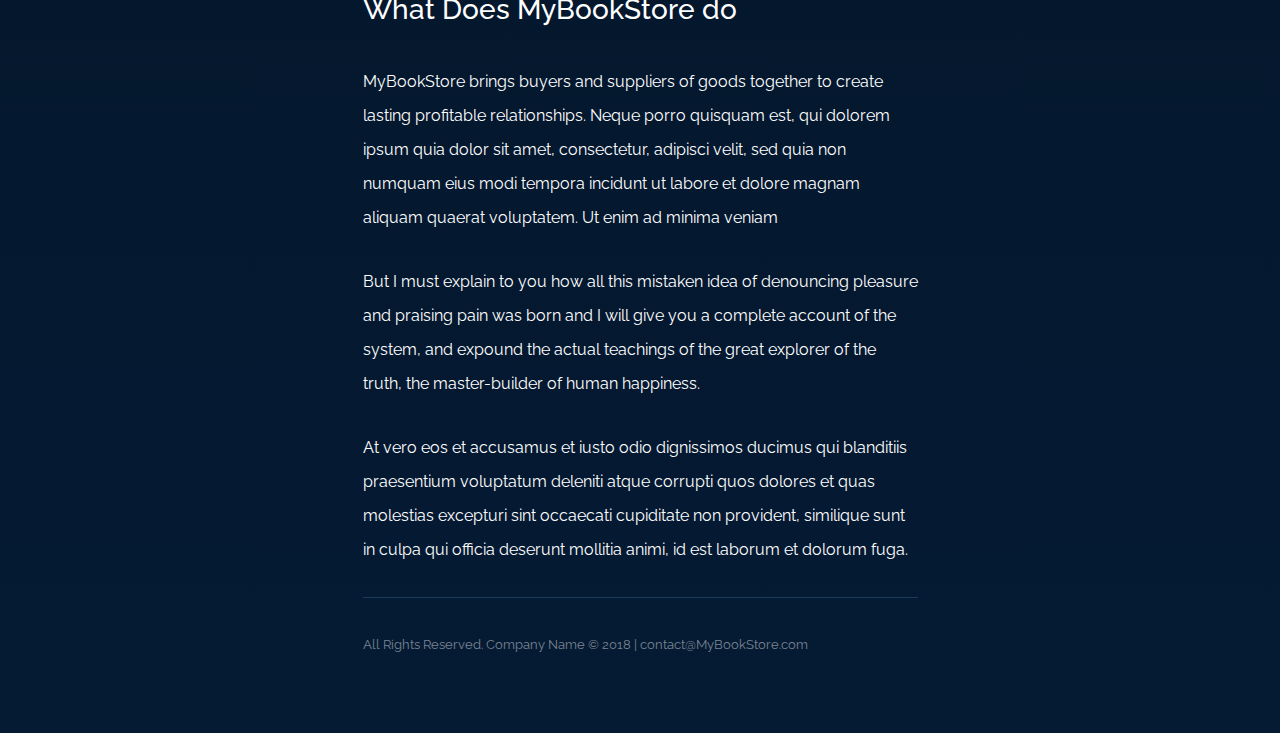
<file: cooming-soon.html>
<!DOCTYPE html>
<html lang="en">
   <head>
      <meta charset="UTF-8">
      <title>MyBookStore - Responsive E-commerce HTML5 Template</title>
      <meta http-equiv="X-UA-Compatible" content="IE=edge">
      <!--enable mobile device-->
      <meta name="viewport" content="width=device-width, initial-scale=1">
      <!--fontawesome css-->
      <link rel="stylesheet" href="css/font-awesome.min.css">
      <!--bootstrap css-->
      <link rel="stylesheet" href="css/bootstrap.min.css">
      <!--animate css-->
      <link rel="stylesheet" href="css/animate-wow.css">
      <!--main css-->
      <link rel="stylesheet" href="css/style.css">
      <link rel="stylesheet" href="css/bootstrap-select.min.css">
      <link rel="stylesheet" href="css/slick.min.css">
      <!--responsive css-->
      <link rel="stylesheet" href="css/responsive.css">
   </head>
   <body>
      <div class="cooming-soon-box">
         <div class="soon-gradient">
            <div class="map"></div>
            <div class="container">
               <div class="row">
                  <div class="col-lg-6 col-lg-offset-3">
                     <div class="top-soon clearfix">
                        <div class="col-md-6 col-sm-6 col-xs-6">
                           <div class="cooming-logo">
                              <a href="#"><img width="100px" src="images/logo_w.png" alt="" /></a>
                           </div>
                        </div>
                        <div class="col-md-6 col-sm-6 col-xs-6">
                           <ul class="right-flag">
                              <li><a data-toggle="modal" data-target="#myModal" href="#"><span>Change</span> <img src="images/flag.png" alt="" /></a></li>
                           </ul>
                        </div>
                     </div>
                     <div class="expand">
                        <h2>Expand business. Inspiring you to success.</h2>
                        <p class="lead">Sed ut perspiciatis unde omnis iste natus error sit voluptatem accusantium doloremque laudantium, totam rem aperiam, 
                           eaque ipsa quae ab illo inventore veritatis et quasi architecto beatae vitae dicta sunt explicabo. Nemo enim ipsam voluptatem quia voluptas 
                           sit aspernatur aut odit aut fugit, sed quia consequuntur magni dolores eos qui ratione voluptatem sequi nesciunt.<br><br>Go sign up and get inspired!
                        </p>
                     </div>
                     <div class="get-box">
                        <h4>Get notified when we launch</h4>
                        <form class="get-form">
                           <input type="email" placeholder="Enter your e-mail" />
                           <button class="btn btn-primary">Continue</button>
                        </form>
                        <p>We will notify you once MyBookStore has launched.</p>
                     </div>
                  </div>
                  <div class="col-md-12">
                     <div class="cooming-pc-box wow fadeIn">
                        <img src="images/cooming-pc.png" alt="" />
                     </div>
                  </div>
                  <div class="col-lg-6 col-lg-offset-3">
                     <div class="soon-does-box">
                        <h2>What Does MyBookStore do</h2>
                        <p>MyBookStore brings buyers and suppliers of goods together to create lasting profitable relationships. Neque porro quisquam est, qui 
                           dolorem ipsum quia dolor sit amet, consectetur, adipisci velit, sed quia non numquam eius modi tempora incidunt ut labore et dolore 
                           magnam aliquam quaerat voluptatem. Ut enim ad minima veniam
                        </p>
                        <p>But I must explain to you how all this mistaken idea of denouncing pleasure and praising pain was born and I will give you a complete 
                           account of the system, and expound the actual teachings of the great explorer of the truth, the master-builder of human happiness.
                        </p>
                        <p>At vero eos et accusamus et iusto odio dignissimos ducimus qui blanditiis praesentium voluptatum deleniti atque corrupti quos dolores
                           et quas molestias excepturi sint occaecati cupiditate non provident, similique sunt in culpa qui officia deserunt mollitia animi, id 
                           est laborum et dolorum fuga.
                        </p>
                     </div>
                     <div class="bot-box">
                        <p>All Rights Reserved. Company Name © 2018 | contact@MyBookStore.com</p>

                     </div>
                  </div>
               </div>
            </div>
         </div>
      </div>
      <!-- Modal -->
      <div class="modal fade lug" id="myModal" role="dialog">
         <div class="modal-dialog">
            <!-- Modal content-->
            <div class="modal-content">
               <div class="modal-header">
                  <button type="button" class="close" data-dismiss="modal">&times;</button>
                  <h4 class="modal-title">Change</h4>
               </div>
               <div class="modal-body">
                  <ul>
                     <li><a href="#"><img src="images/flag-up-1.png" alt="" /> United States</a></li>
                     <li><a href="#"><img src="images/flag-up-2.png" alt="" /> France </a></li>
                  </ul>
               </div>
            </div>
         </div>
      </div>
      <!--main js--> 
      <script src="js/jquery-1.12.4.min.js"></script> 
      <!--bootstrap js--> 
      <script src="js/bootstrap.min.js"></script> 
      <script src="js/bootstrap-select.min.js"></script>
      <script src="js/slick.min.js"></script>
      <script src="js/wow.min.js"></script> 
      <!--custom js--> 
      <script src="js/custom.js"></script>
   </body>
</html>
</file>
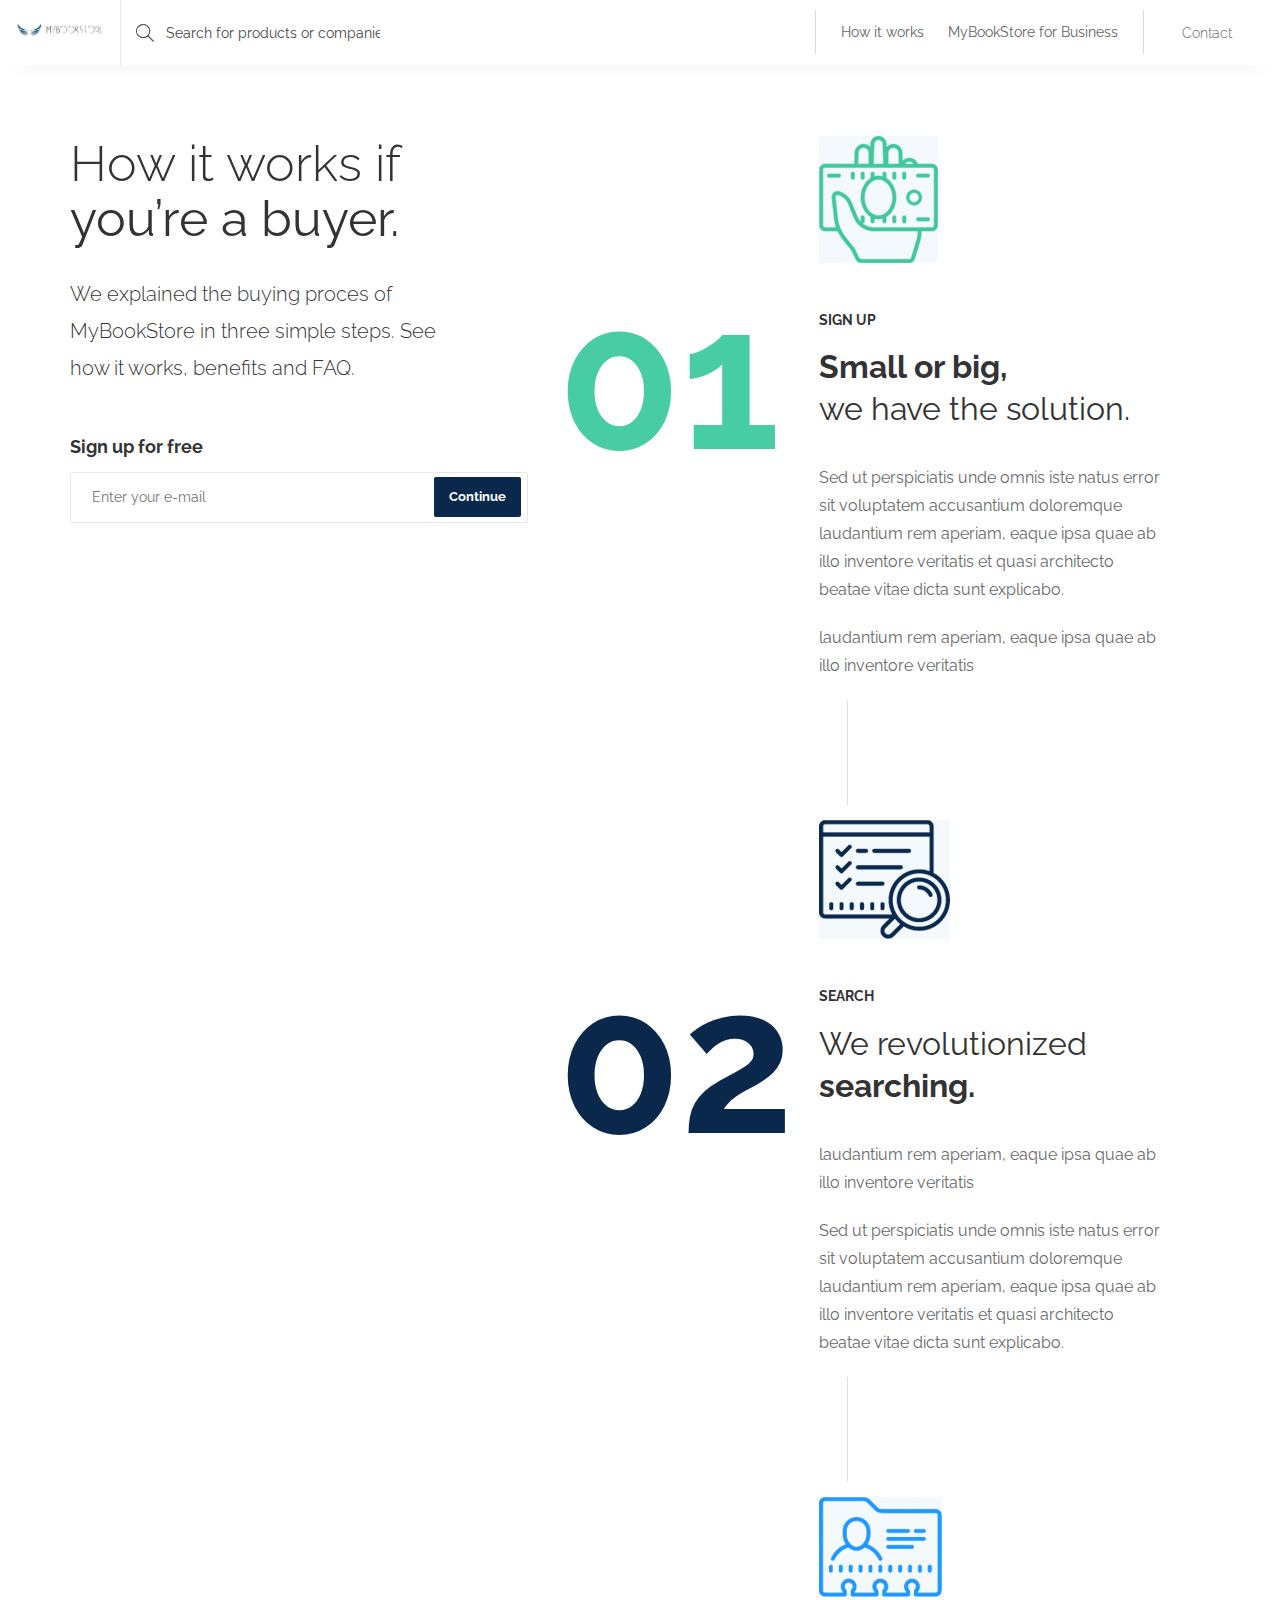
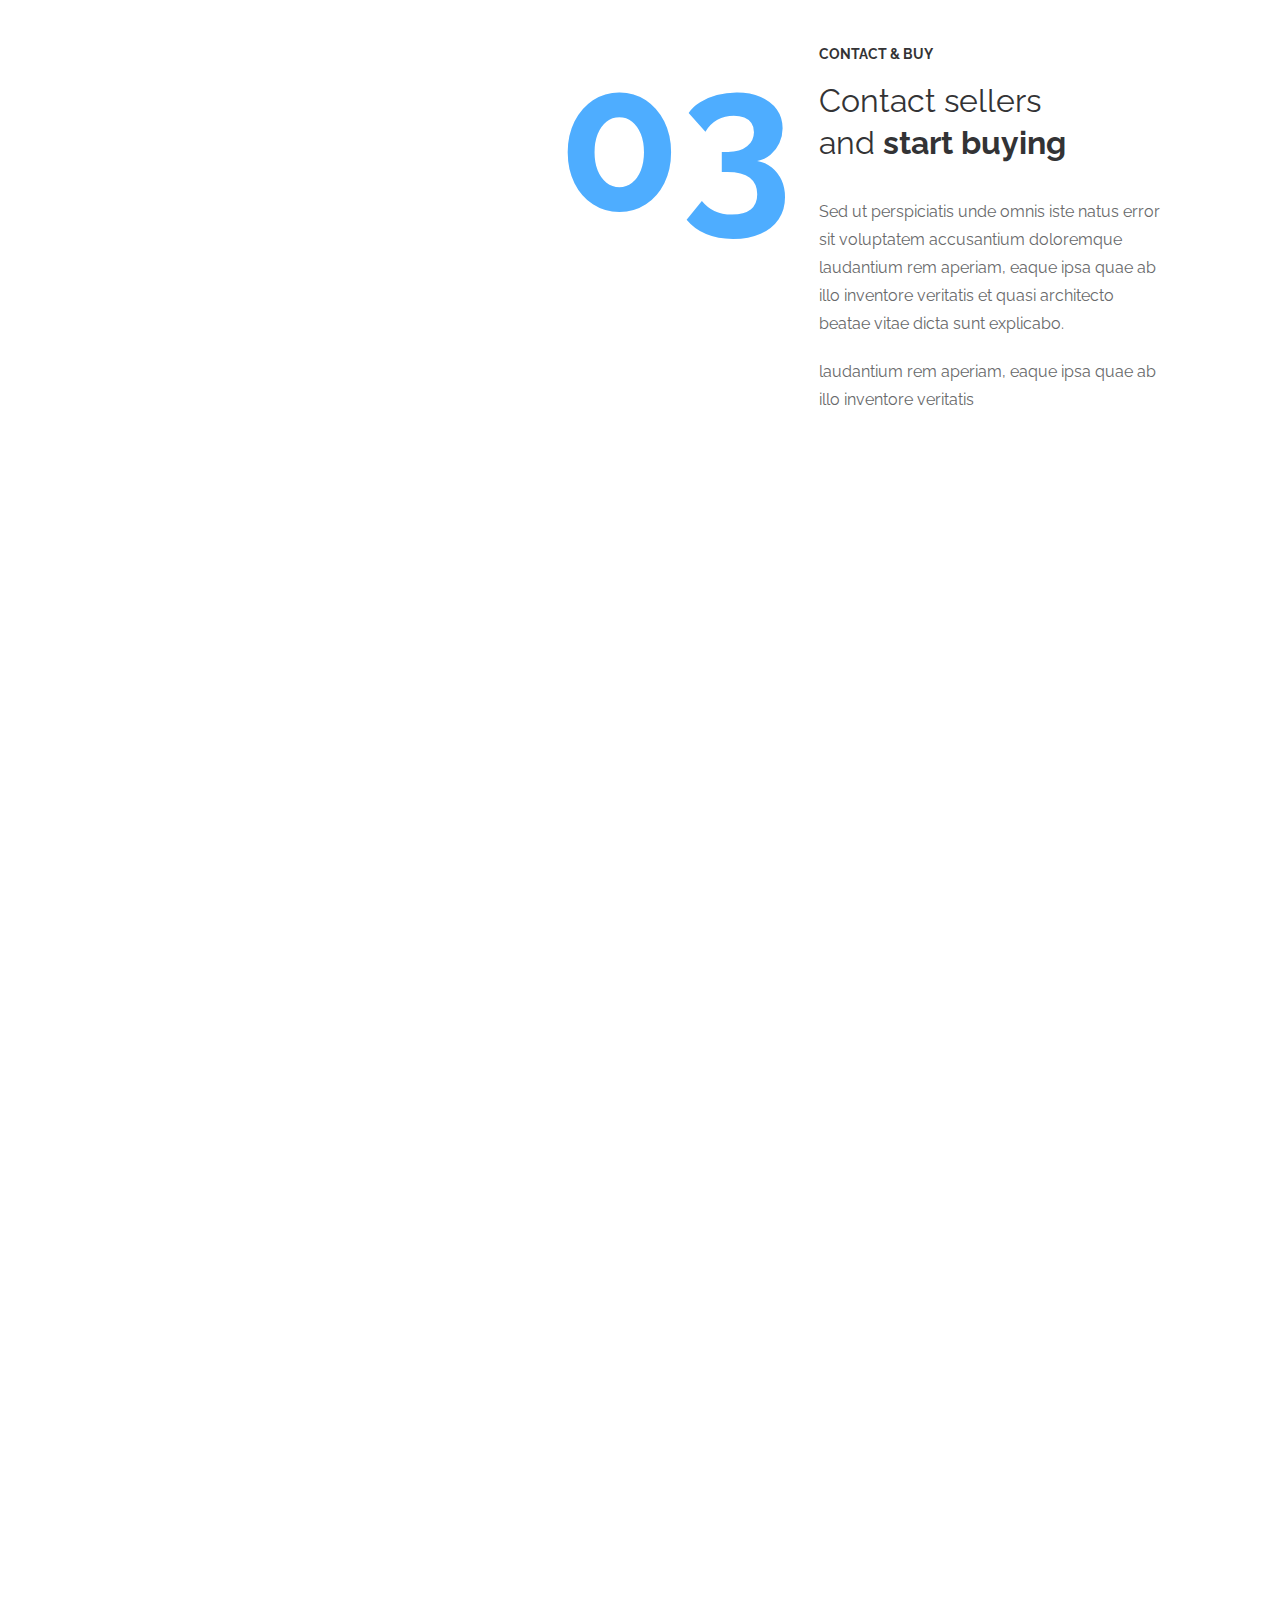
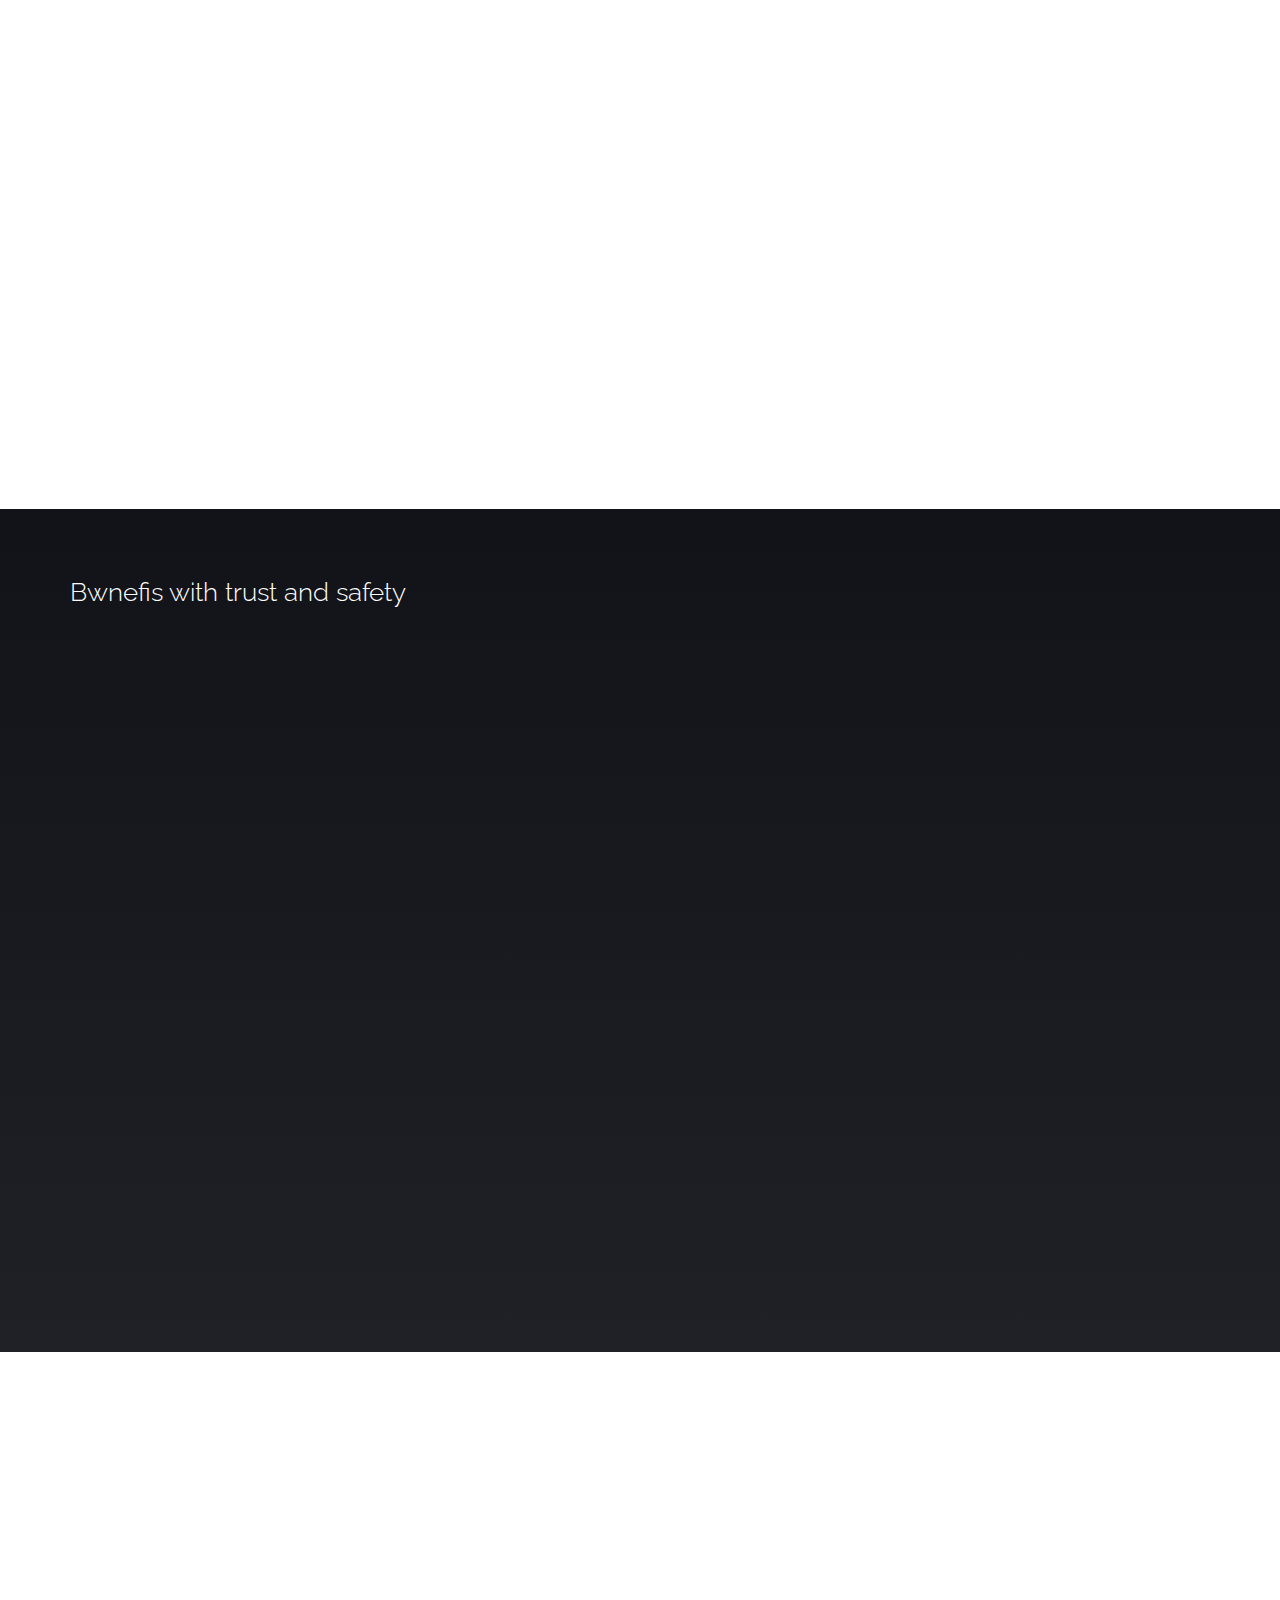
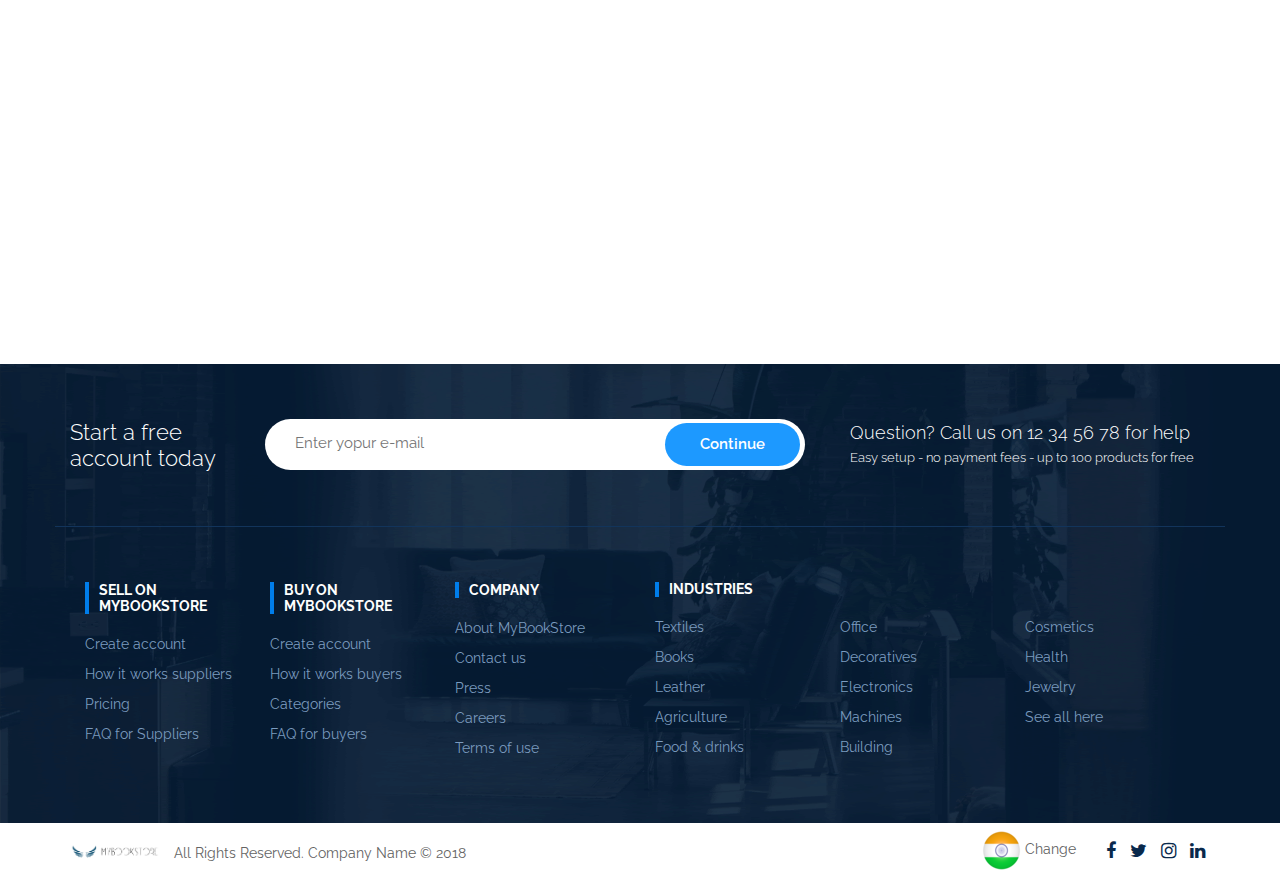
<file: howitworks.html>
<!DOCTYPE html>
<html lang="en">
   <head>
      <meta charset="UTF-8">
      <title>MyBookStore - Responsive E-commerce HTML5 Template</title>
      <meta http-equiv="X-UA-Compatible" content="IE=edge">
      <!--enable mobile device-->
      <meta name="viewport" content="width=device-width, initial-scale=1">
      <!--fontawesome css-->
      <link rel="stylesheet" href="css/font-awesome.min.css">
      <!--bootstrap css-->
      <link rel="stylesheet" href="css/bootstrap.min.css">
      <!--animate css-->
      <link rel="stylesheet" href="css/animate-wow.css">
      <!--main css-->
      <link rel="stylesheet" href="css/style.css">
      <link rel="stylesheet" href="css/bootstrap-select.min.css">
      <link rel="stylesheet" href="css/slick.min.css">
      <!--responsive css-->
      <link rel="stylesheet" href="css/responsive.css">
   </head>
   <body>
      <header id="header" class="top-head">
         <!-- Static navbar -->
         <nav class="navbar navbar-default">
            <div class="container-fluid">
               <div class="row">
                  <div class="col-md-4 col-sm-12 left-rs">
                     <div class="navbar-header">
                        <button type="button" id="top-menu" class="navbar-toggle collapsed" data-toggle="collapse" data-target="#navbar" aria-expanded="false"> 
                        <span class="sr-only">Toggle navigation</span> 
                        <span class="icon-bar"></span> 
                        <span class="icon-bar"></span> 
                        <span class="icon-bar"></span> 
                        </button>
                        <a href="index.html" class="navbar-brand"><img src="images/logo.png" alt="" /></a>
                     </div>
                     <form class="navbar-form navbar-left web-sh">
                        <div class="form">
                           <input type="text" class="form-control" placeholder="Search for products or companies">
                        </div>
                     </form>
                  </div>
                  <div class="col-md-8 col-sm-12">
                     <div class="right-nav">
                        <div class="login-sr">
                           <div class="login-signup">
                              <ul>
                                 <li><a href="contact.html">Contact</a></li>
                                
                              </ul>
                           </div>
                        </div>
                        <div class="help-r hidden-xs">
                          
                        </div>
                        <div class="nav-b hidden-xs">
                           <div class="nav-box">
                              <ul>
                                 <li><a href="howitworks.html">How it works</a></li>
                                 <li><a href="about-us.html">MyBookStore for Business</a></li>
                              </ul>
                           </div>
                        </div>
                     </div>
                  </div>
               </div>
            </div>
            <!--/.container-fluid --> 
         </nav>
      </header>
      <!-- Modal -->
      <div class="modal fade lug" id="myModal" role="dialog">
         <div class="modal-dialog">
            <!-- Modal content-->
            <div class="modal-content">
               <div class="modal-header">
                  <button type="button" class="close" data-dismiss="modal">&times;</button>
                  <h4 class="modal-title">Change</h4>
               </div>
               <div class="modal-body">
                  <ul>
                     <li><a href="#"><img src="images/flag-up-1.png" alt="" /> United States</a></li>
                     <li><a href="#"><img src="images/flag-up-2.png" alt="" /> France </a></li>
                  </ul>
               </div>
            </div>
         </div>
      </div>
      <div id="sidebar" class="top-nav">
         <ul id="sidebar-nav" class="sidebar-nav">
            <li><a href="#">Help</a></li>
            <li><a href="#">How it works</a></li>
            <li><a href="#">MyBookStore for Business</a></li>
         </ul>
      </div>
      <div class="section-how-it-works">
         <div class="container">
            <div class="row">
               <div class="col-md-5 col-sm-6 col-xs-12">
                  <div class="left-works-box wow fadeIn" data-wow-delay="0.2s">
                     <h2>How it works if <br><span>you’re a buyer.</span></h2>
                     <p>We explained the buying proces of MyBookStore in
                        three simple steps. See how it works,
                        benefits and FAQ.
                     </p>
                     <div class="form-email-box">
                        <h3>Sign up for free</h3>
                        <form class="box-email">
                           <input type="email" placeholder="Enter your e-mail" />
                           <button>Continue</button>
                        </form>
                     </div>
                  </div>
               </div>
               <div class="col-md-7 col-sm-6 col-xs-12">
                  <div class="right-works-box">
                     <div class="small-box wow fadeIn" data-wow-delay="0.2s">
                        <div class="how-text-left">01</div>
                        <div class="how-dit-right">
                           <div class="dit-img">
                              <img class="img-responsive" src="images/works-icon-01.png" alt="" />
                           </div>
                           <h3>Sign up</h3>
                           <h2><span>Small or big,</span><br> we have the solution.</h2>
                           <p>Sed ut perspiciatis unde omnis iste natus error sit 
                              voluptatem accusantium doloremque laudantium rem aperiam, 
                              eaque ipsa quae ab illo inventore veritatis et quasi 
                              architecto beatae vitae dicta sunt explicabo.
                           </p>
                           <p>laudantium rem aperiam, eaque ipsa quae ab illo 
                              inventore veritatis
                           </p>
                           <div class="line"></div>
                        </div>
                     </div>
                     <div class="searching-box wow fadeIn" data-wow-delay="0.4s">
                        <div class="how-text-left">02</div>
                        <div class="how-dit-right">
                           <div class="dit-img">
                              <img class="img-responsive" src="images/works-icon-02.png" alt="" />
                           </div>
                           <h3>Search</h3>
                           <h2>We revolutionized <br> <span>searching.</span></h2>
                           <p>laudantium rem aperiam, eaque ipsa quae ab illo 
                              inventore veritatis
                           </p>
                           <p>Sed ut perspiciatis unde omnis iste natus error sit 
                              voluptatem accusantium doloremque laudantium rem aperiam, 
                              eaque ipsa quae ab illo inventore veritatis et quasi 
                              architecto beatae vitae dicta sunt explicabo.
                           </p>
                           <div class="line"></div>
                        </div>
                     </div>
                     <div class="sellers-box wow fadeIn" data-wow-delay="0.6s">
                        <div class="how-text-left">03</div>
                        <div class="how-dit-right">
                           <div class="dit-img">
                              <img class="img-responsive" src="images/works-icon-03.png" alt="" />
                           </div>
                           <h3>Contact & buy</h3>
                           <h2>Contact sellers <br>and <span>start buying</span></h2>
                           <p>Sed ut perspiciatis unde omnis iste natus error sit 
                              voluptatem accusantium doloremque laudantium rem aperiam, 
                              eaque ipsa quae ab illo inventore veritatis et quasi 
                              architecto beatae vitae dicta sunt explicabo.
                           </p>
                           <p>laudantium rem aperiam, eaque ipsa quae ab illo 
                              inventore veritatis
                           </p>
                        </div>
                     </div>
                  </div>
               </div>
            </div>
         </div>
      </div>
      <div class="works-systems">
         <div class="container">
            <div class="row">
               <div class="col-md-5 col-sm-6 col-xs-12">
                  <div class="sys-box-left-a wow fadeIn" data-wow-delay="0.2s">
                     <h2>Streamlined<br>
                        Communication Systems.
                     </h2>
                     <p>laudantium rem aperiam, eaque ipsa quae ab illo 
                        inventore veritatis
                     </p>
                     <p>Sed ut perspiciatis unde omnis iste natus error sit 
                        voluptatem accusantium doloremque laudantium rem aperiam, 
                        eaque ipsa quae ab illo inventore veritatis et quasi 
                        architecto beatae vitae dicta sunt explicabo.
                     </p>
                  </div>
               </div>
               <div class="col-md-7 col-sm-6 col-xs-12">
                  <div class="sys-box-right-a wow fadeIn" data-wow-delay="0.4s">
                     <img class="img-responsive" src="images/creat_pro.png" alt="" />
                  </div>
               </div>
            </div>
            <div class="row">
               <div class="col-md-6 col-sm-6 col-xs-12">
                  <div class="sys-box-left-b wow fadeIn" data-wow-delay="0.2s">
                     <img src="images/how-is-works-img-02.jpg" alt="" />
                  </div>
               </div>
               <div class="col-md-6 col-sm-6 col-xs-12">
                  <div class="sys-box-right-b wow fadeIn" data-wow-delay="0.4s">
                     <h2>Powerful search tools <br>
                        for finding products.
                     </h2>
                     <p>Sed ut perspiciatis unde omnis iste natus error sit 
                        voluptatem accusantium doloremque laudantium rem aperiam, 
                        eaque ipsa quae ab illo inventore veritatis et quasi 
                        architecto beatae vitae dicta sunt explicabo.
                     </p>
                     <p>laudantium rem aperiam, eaque ipsa quae ab illo 
                        inventore veritatis
                     </p>
                  </div>
               </div>
            </div>
            <div class="row">
               <div class="col-md-5 col-sm-6 col-xs-12">
                  <div class="sys-box-left-c wow fadeIn" data-wow-delay="0.2s">
                     <h2>Find Exciting and Exotic
                        Products.
                     </h2>
                     <p>Sed ut perspiciatis unde omnis iste natus error sit 
                        voluptatem accusantium doloremque laudantium rem aperiam, 
                        eaque ipsa quae ab illo inventore veritatis et quasi 
                        architecto beatae vitae dicta sunt explicabo.
                     </p>
                     <p>laudantium rem aperiam, eaque ipsa quae ab illo 
                        inventore veritatis
                     </p>
                  </div>
               </div>
               <div class="col-md-7 col-sm-6 col-xs-12">
                  <div class="sys-box-right-c wow fadeIn" data-wow-delay="0.4s">
                     <img src="images/how-is-works-img-03.png" alt="" />
                  </div>
               </div>
            </div>
         </div>
      </div>
      <div class="section-safety">
         <div class="container">
            <div class="row">
               <div class="col-md-12">
                  <h2>Bwnefis with trust and safety</h2>
               </div>
               <div class="col-md-4 col-sm-6 col-xs-12 wow fadeIn" data-wow-delay="0.2s">
                  <div class="benenfit-box">
                     <div class="icon-b">
                        <img src="images/icon-b1.png" alt="" />
                     </div>
                     <h3>Branden Minisite</h3>
                     <p>On the other hand, we denounce with righteous indignation and dislike men who are so beguiled and demoralized by the charms 
                        of pleasure of the moment, so blinded by desire, that they cannot foresee the pain and trouble that are bound.
                     </p>
                  </div>
               </div>
               <div class="col-md-4 col-sm-6 col-xs-12 wow fadeIn" data-wow-delay="0.4s">
                  <div class="benenfit-box">
                     <div class="icon-b">
                        <img src="images/icon-b2.png" alt="" />
                     </div>
                     <h3>Vetted Sellers</h3>
                     <p>On the other hand, we denounce with righteous indignation and dislike men who are so beguiled and demoralized by the charms 
                        of pleasure of the moment, so blinded by desire, that they cannot foresee the pain and trouble that are bound.
                     </p>
                  </div>
               </div>
               <div class="col-md-4 col-sm-6 col-xs-12 wow fadeIn" data-wow-delay="0.6s">
                  <div class="benenfit-box">
                     <div class="icon-b">
                        <img src="images/icon-b3.png" alt="" />
                     </div>
                     <h3>Verified with 3. part</h3>
                     <p>On the other hand, we denounce with righteous indignation and dislike men who are so beguiled and demoralized by the charms 
                        of pleasure of the moment, so blinded by desire, that they cannot foresee the pain and trouble that are bound.
                     </p>
                  </div>
               </div>
               <div class="col-md-4 col-sm-6 col-xs-12 wow fadeIn" data-wow-delay="0.2s">
                  <div class="benenfit-box">
                     <div class="icon-b">
                        <img src="images/icon-b4.png" alt="" />
                     </div>
                     <h3>Data Protection</h3>
                     <p>On the other hand, we denounce with righteous indignation and dislike men who are so beguiled and demoralized by the charms 
                        of pleasure of the moment, so blinded by desire, that they cannot foresee the pain and trouble that are bound.
                     </p>
                  </div>
               </div>
               <div class="col-md-4 col-sm-6 col-xs-12 wow fadeIn" data-wow-delay="0.4s">
                  <div class="benenfit-box">
                     <div class="icon-b">
                        <img src="images/icon-b5.png" alt="" />
                     </div>
                     <h3>Support</h3>
                     <p>On the other hand, we denounce with righteous indignation and dislike men who are so beguiled and demoralized by the charms 
                        of pleasure of the moment, so blinded by desire, that they cannot foresee the pain and trouble that are bound.
                     </p>
                  </div>
               </div>
               <div class="col-md-4 col-sm-6 col-xs-12 wow fadeIn" data-wow-delay="0.2s">
                  <div class="benenfit-box">
                     <div class="icon-b">
                        <img src="images/icon-b1.png" alt="" />
                     </div>
                     <h3>Branden Minisite</h3>
                     <p>On the other hand, we denounce with righteous indignation and dislike men who are so beguiled and demoralized by the charms 
                        of pleasure of the moment, so blinded by desire, that they cannot foresee the pain and trouble that are bound.
                     </p>
                  </div>
               </div>
            </div>
         </div>
      </div>
      <div class="faq-box wow fadeIn" data-wow-delay="0.0s">
         <div class="container">
            <div class="row">
               <div class="faq-main-box">
                  <h2>Questions and answers</h2>
                  <div class="col-md-6 col-sm-6 col-xs-12">
                     <div class="panel-group" id="accordion" role="tablist" aria-multiselectable="true">
                        <div class="panel panel-default">
                           <div class="panel-heading" role="tab" id="heading-faq-1">
                              <h4 class="panel-title">
                                 <a class="collapsed" data-toggle="collapse" data-parent="#accordion" href="#faq-a" aria-expanded="true" aria-controls="faq-a">
                                 What acn I do with MyBookStore Free?
                                 </a>
                              </h4>
                           </div>
                           <div id="faq-a" class="panel-collapse collapse" role="tabpanel" aria-labelledby="heading-faq-1">
                              <div class="panel-body">Vivamus in arcu urna. Vivamus nibh leo, viverra vitae facilisis id, auctor in nulla. Aliquam eu nunc vitae turpis maximus posuere sed auctor mi. Cras sit amet quam malesuada dui vestibulum lobortis a at orci.</div>
                           </div>
                        </div>
                        <div class="panel panel-default">
                           <div class="panel-heading" role="tab" id="heading-faq-2">
                              <h4 class="panel-title">
                                 <a class="collapsed" data-toggle="collapse" data-parent="#accordion" href="#faq-b" aria-expanded="false" aria-controls="faq-b">
                                 How do I upgrade?
                                 </a>
                              </h4>
                           </div>
                           <div id="faq-b" class="panel-collapse collapse" role="tabpanel" aria-labelledby="heading-faq-2">
                              <div class="panel-body">Vivamus in arcu urna. Vivamus nibh leo, viverra vitae facilisis id, auctor in nulla. Aliquam eu nunc vitae turpis maximus posuere sed auctor mi. Cras sit amet quam malesuada dui vestibulum lobortis a at orci.</div>
                           </div>
                        </div>
                        <div class="panel panel-default">
                           <div class="panel-heading" role="tab" id="heading-faq-3">
                              <h4 class="panel-title">
                                 <a class="collapsed" data-toggle="collapse" data-parent="#accordion" href="#faq-c" aria-expanded="false" aria-controls="faq-c">
                                 When will I be charged?
                                 </a>
                              </h4>
                           </div>
                           <div id="faq-c" class="panel-collapse collapse" role="tabpanel" aria-labelledby="heading-faq-3">
                              <div class="panel-body">Vivamus in arcu urna. Vivamus nibh leo, viverra vitae facilisis id, auctor in nulla. Aliquam eu nunc vitae turpis maximus posuere sed auctor mi. Cras sit amet quam malesuada dui vestibulum lobortis a at orci.</div>
                           </div>
                        </div>
                        <div class="panel panel-default">
                           <div class="panel-heading" role="tab" id="heading-faq-4">
                              <h4 class="panel-title">
                                 <a class="collapsed" data-toggle="collapse" data-parent="#accordion" href="#faq-d" aria-expanded="false" aria-controls="faq-d">
                                 How can i cancel my plan?
                                 </a>
                              </h4>
                           </div>
                           <div id="faq-d" class="panel-collapse collapse" role="tabpanel" aria-labelledby="heading-faq-4">
                              <div class="panel-body">Vivamus in arcu urna. Vivamus nibh leo, viverra vitae facilisis id, auctor in nulla. Aliquam eu nunc vitae turpis maximus posuere sed auctor mi. Cras sit amet quam malesuada dui vestibulum lobortis a at orci. </div>
                           </div>
                        </div>
                     </div>
                  </div>
                  <div class="col-md-6 col-sm-6 col-xs-12">
                     <div class="panel-group" id="accordion-a" role="tablist" aria-multiselectable="true">
                        <div class="panel panel-default">
                           <div class="panel-heading" role="tab" id="heading-faq-right-1">
                              <h4 class="panel-title">
                                 <a class="collapsed" data-toggle="collapse" data-parent="#accordion-a" href="#faq-right-a" aria-expanded="true" aria-controls="faq-right-a">
                                 Can I get help to create my account?
                                 </a>
                              </h4>
                           </div>
                           <div id="faq-right-a" class="panel-collapse collapse" role="tabpanel" aria-labelledby="heading-faq-right-1">
                              <div class="panel-body">You can look at all the products being sold on MyBookStore and be able to contact all sellers. </div>
                           </div>
                        </div>
                        <div class="panel panel-default">
                           <div class="panel-heading" role="tab" id="heading-faq-right-2">
                              <h4 class="panel-title">
                                 <a class="collapsed" data-toggle="collapse" data-parent="#accordion-a" href="#faq-right-b" aria-expanded="false" aria-controls="faq-right-b">
                                 What if i only want to try MyBookStore?
                                 </a>
                              </h4>
                           </div>
                           <div id="faq-right-b" class="panel-collapse collapse" role="tabpanel" aria-labelledby="heading-faq-right-2">
                              <div class="panel-body">Just go into your account options, click on the my subscriptions tab, click on the upgrade my subscription button, then follow the instruction on screen to level up your MyBookStore experience. </div>
                           </div>
                        </div>
                        <div class="panel panel-default">
                           <div class="panel-heading" role="tab" id="heading-faq-right-3">
                              <h4 class="panel-title">
                                 <a class="collapsed" data-toggle="collapse" data-parent="#accordion-a" href="#faq-right-c" aria-expanded="false" aria-controls="faq-right-c">
                                 What if i need a custom solution?
                                 </a>
                              </h4>
                           </div>
                           <div id="faq-right-c" class="panel-collapse collapse" role="tabpanel" aria-labelledby="heading-faq-right-3">
                              <div class="panel-body">When creating an account, our ‘guided tour’ tutorial system will walk you through every aspect of the account generation process. From filling in your name to posting your first product or searching for your first item; nothing is left to chance </div>
                           </div>
                        </div>
                        <div class="panel panel-default">
                           <div class="panel-heading" role="tab" id="heading-faq-right-4">
                              <h4 class="panel-title">
                                 <a class="collapsed" data-toggle="collapse" data-parent="#accordion-a" href="#faq-right-d" aria-expanded="false" aria-controls="faq-right-d">
                                 I have more questions..
                                 </a>
                              </h4>
                           </div>
                           <div id="faq-right-d" class="panel-collapse collapse" role="tabpanel" aria-labelledby="heading-faq-right-4">
                              <div class="panel-body">All accounts, whether you are a buyer or a seller, can register for a free account. Here you should be able to judge if MyBookStore is the right place to help grow your business. </div>
                           </div>
                        </div>
                     </div>
                  </div>
               </div>
            </div>
         </div>
      </div>
      <footer>
         <div class="main-footer">
            <div class="container">
               <div class="row">
                  <div class="footer-top clearfix">
                     <div class="col-md-2 col-sm-6">
                        <h2>Start a free
                           account today
                        </h2>
                     </div>
                     <div class="col-md-6 col-sm-6">
                        <div class="form-box">
                           <input type="text" placeholder="Enter yopur e-mail" />
                           <button>Continue</button>
                        </div>
                     </div>
                     <div class="col-md-4 col-sm-12">
                        <div class="help-box-f">
                           <h4>Question? Call us on 12 34 56 78 for help</h4>
                           <p>Easy setup - no payment fees - up to 100 products for free</p>
                        </div>
                     </div>
                  </div>
                  <div class="footer-link-box clearfix">
                     <div class="col-md-6 col-sm-6">
                        <div class="left-f-box">
                           <div class="col-sm-4">
                              <h2>SELL ON MyBookStore</h2>
                              <ul>
                                 <li><a href="#">Create account</a></li>
                                 <li><a href="howitworks.html">How it works suppliers</a></li>
                                 <li><a href="pricing.html">Pricing</a></li>
                                 <li><a href="#">FAQ for Suppliers</a></li>
                              </ul>
                           </div>
                           <div class="col-sm-4">
                              <h2>BUY ON MyBookStore</h2>
                              <ul>
                                 <li><a href="#">Create account</a></li>
                                 <li><a href="#">How it works buyers</a></li>
                                 <li><a href="#">Categories</a></li>
                                 <li><a href="#">FAQ for buyers</a></li>
                              </ul>
                           </div>
                           <div class="col-sm-4">
                              <h2>COMPANY</h2>
                              <ul>
                                 <li><a href="about-us.html">About MyBookStore</a></li>
                                 <li><a href="#">Contact us</a></li>
                                 <li><a href="#">Press</a></li>
                                 <li><a href="#">Careers</a></li>
                                 <li><a href="#">Terms of use</a></li>
                              </ul>
                           </div>
                        </div>
                     </div>
                     <div class="col-md-6 col-sm-6">
                        <div class="right-f-box">
                           <h2>INDUSTRIES</h2>
                           <ul class="col-sm-4">
                              <li><a href="#">Textiles</a></li>
                              <li><a href="#">Books</a></li>
                              <li><a href="#">Leather</a></li>
                              <li><a href="#">Agriculture</a></li>
                              <li><a href="#">Food & drinks</a></li>
                           </ul>
                           <ul class="col-sm-4">
                              <li><a href="#">Office</a></li>
                              <li><a href="#">Decoratives</a></li>
                              <li><a href="#">Electronics</a></li>
                              <li><a href="#">Machines</a></li>
                              <li><a href="#">Building</a></li>
                           </ul>
                           <ul class="col-sm-4">
                              <li><a href="#">Cosmetics</a></li>
                              <li><a href="#">Health</a></li>
                              <li><a href="#">Jewelry</a></li>
                              <li><a href="#">See all here</a></li>
                           </ul>
                        </div>
                     </div>
                  </div>
               </div>
            </div>
         </div>
         <div class="copyright">
            <div class="container">
               <div class="row">
                  <div class="col-md-8">
                     <p><img width="90" src="images/logo.png" alt="#" style="margin-top: -5px;" /> All Rights Reserved. Company Name © 2018</p>
                  </div>
                  <div class="col-md-4">
                     <ul class="list-inline socials">
                        <li>
                           <a href="">
                           <i class="fa fa-facebook" aria-hidden="true"></i>
                           </a>
                        </li>
                        <li>
                           <a href="">
                           <i class="fa fa-twitter" aria-hidden="true"></i>
                           </a>
                        </li>
                        <li>
                           <a href="">
                           <i class="fa fa-instagram" aria-hidden="true"></i>
                           </a>
                        </li>
                        <li>
                           <a href="#">
                           <i class="fa fa-linkedin" aria-hidden="true"></i>
                           </a>
                        </li>
                     </ul>
                     <ul class="right-flag">
                        <li><a href="#"><img src="images/flag.png" alt="" /> <span>Change</span></a></li>
                     </ul>
                  </div>
               </div>
            </div>
         </div>
      </footer>
      <!--main js--> 
      <script src="js/jquery-1.12.4.min.js"></script> 
      <!--bootstrap js--> 
      <script src="js/bootstrap.min.js"></script> 
      <script src="js/bootstrap-select.min.js"></script>
      <script src="js/slick.min.js"></script> 
      <script src="js/wow.min.js"></script> 
      <!--custom js--> 
      <script src="js/custom.js"></script>
   </body>
</html>
</file>
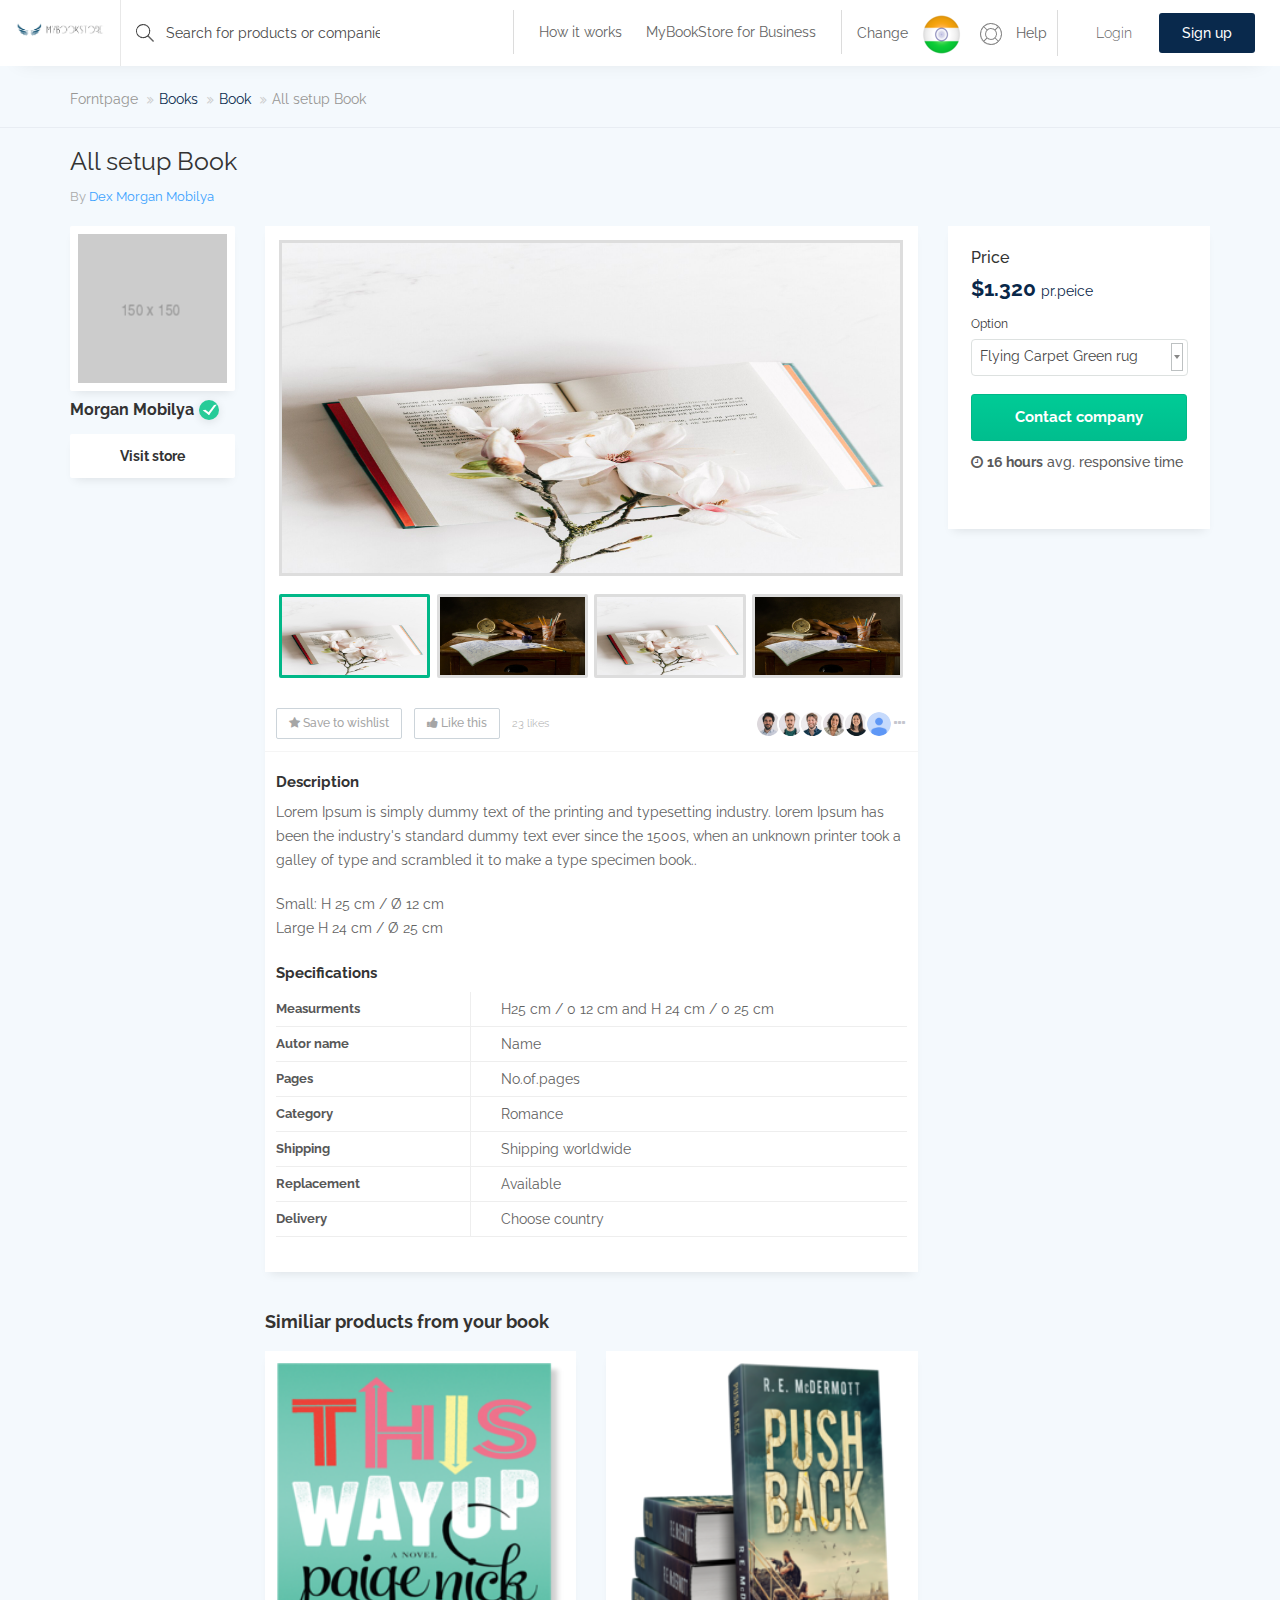
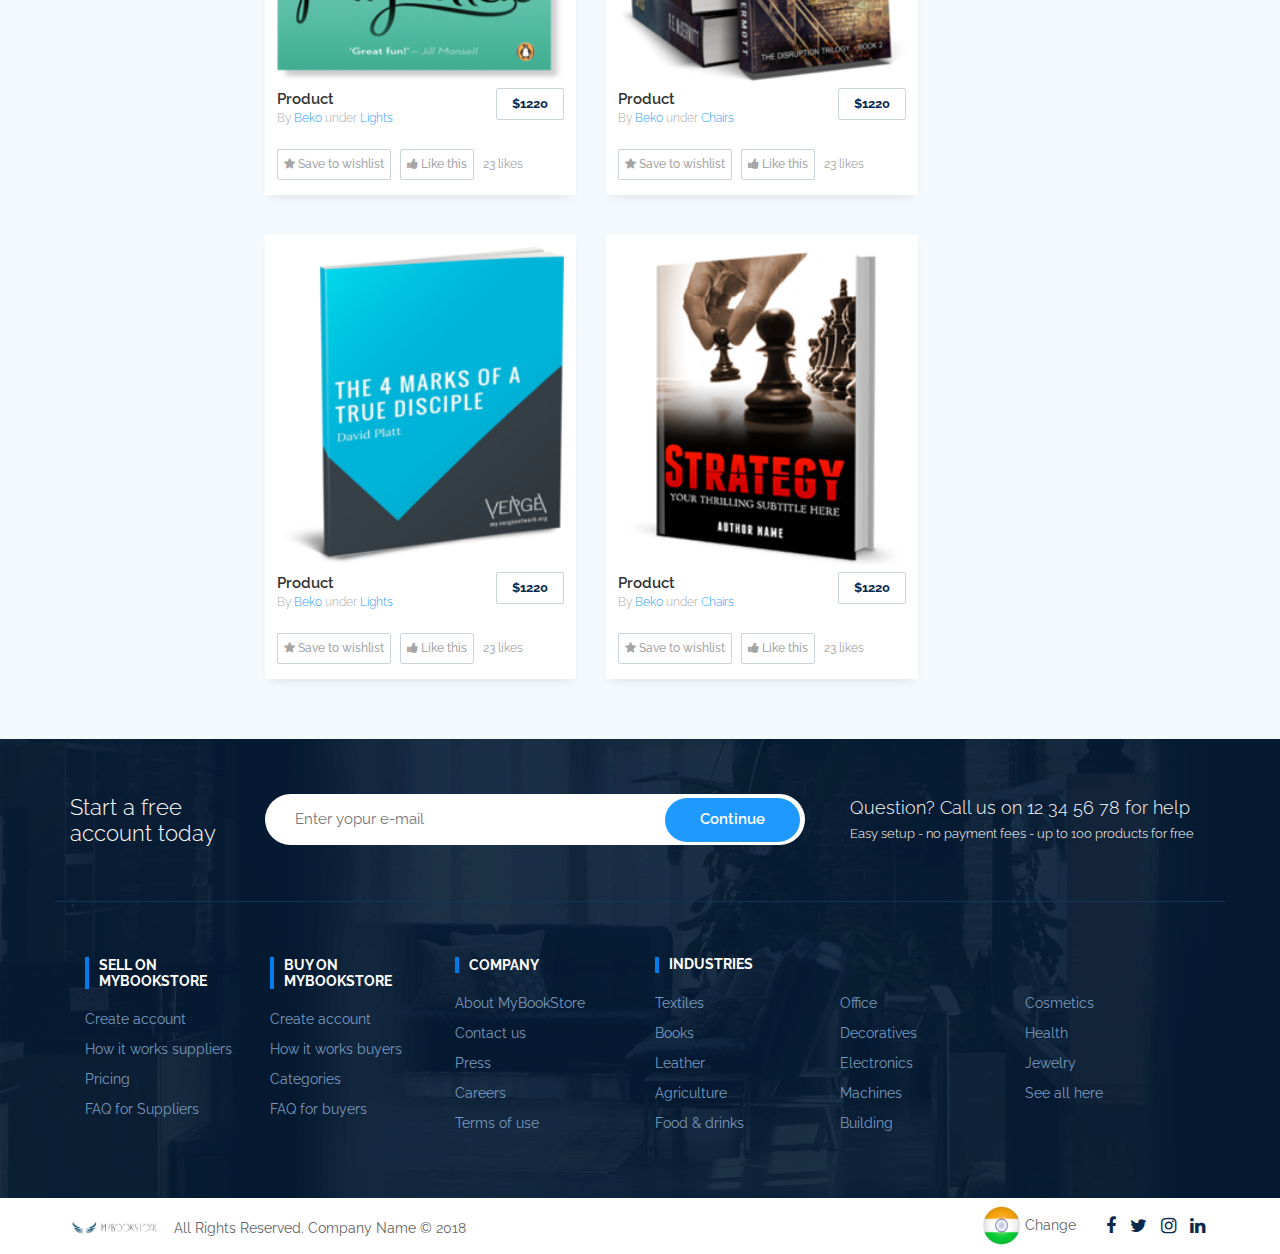
<file: productpage.html>
<!DOCTYPE html>
<html lang="en">
   <head>
      <meta charset="UTF-8">
      <title>MyBookStore - Responsive E-commerce HTML5 Template</title>
      <meta http-equiv="X-UA-Compatible" content="IE=edge">
      <!--enable mobile device-->
      <meta name="viewport" content="width=device-width, initial-scale=1">
      <!--fontawesome css-->
      <link rel="stylesheet" href="css/font-awesome.min.css">
      <!--bootstrap css-->
      <link rel="stylesheet" href="css/bootstrap.min.css">
      <!--animate css-->
      <link rel="stylesheet" href="css/animate-wow.css">
      <!--main css-->
      <link rel="stylesheet" href="css/style.css">
      <link rel="stylesheet" href="css/bootstrap-select.min.css">
      <link rel="stylesheet" href="css/slick.min.css">
      <link rel="stylesheet" href="css/select2.min.css">
      <!--responsive css-->
      <link rel="stylesheet" href="css/responsive.css">
   </head>
   <body>
      <header id="header" class="top-head">
         <!-- Static navbar -->
         <nav class="navbar navbar-default">
            <div class="container-fluid">
               <div class="row">
                  <div class="col-md-4 col-sm-12 left-rs">
                     <div class="navbar-header">
                        <button type="button" id="top-menu" class="navbar-toggle collapsed" data-toggle="collapse" data-target="#navbar" aria-expanded="false"> 
                        <span class="sr-only">Toggle navigation</span> 
                        <span class="icon-bar"></span> 
                        <span class="icon-bar"></span> 
                        <span class="icon-bar"></span> 
                        </button>
                        <a href="index.html" class="navbar-brand"><img src="images/logo.png" alt="" /></a>
                     </div>
                     <form class="navbar-form navbar-left web-sh">
                        <div class="form">
                           <input type="text" class="form-control" placeholder="Search for products or companies">
                        </div>
                     </form>
                  </div>
                  <div class="col-md-8 col-sm-12">
                     <div class="right-nav">
                        <div class="login-sr">
                           <div class="login-signup">
                              <ul>
                                 <li><a href="#">Login</a></li>
                                 <li><a class="custom-b" href="#">Sign up</a></li>
                              </ul>
                           </div>
                        </div>
                        <div class="help-r hidden-xs">
                           <div class="help-box">
                              <ul>
                                 <li> <a data-toggle="modal" data-target="#myModal" href="#"> <span>Change</span> <img src="images/flag.png" alt="" /> </a> </li>
                                 <li> <a href="#"><img class="h-i" src="images/help-icon.png" alt="" /> Help </a> </li>
                              </ul>
                           </div>
                        </div>
                        <div class="nav-b hidden-xs">
                           <div class="nav-box">
                              <ul>
                                 <li><a href="howitworks.html">How it works</a></li>
                                 <li><a href="about-us.html">MyBookStore for Business</a></li>
                              </ul>
                           </div>
                        </div>
                     </div>
                  </div>
               </div>
            </div>
            <!--/.container-fluid --> 
         </nav>
      </header>
      <!-- Modal -->
      <div class="modal fade lug" id="myModal" role="dialog">
         <div class="modal-dialog">
            <!-- Modal content-->
            <div class="modal-content">
               <div class="modal-header">
                  <button type="button" class="close" data-dismiss="modal">&times;</button>
                  <h4 class="modal-title">Change</h4>
               </div>
               <div class="modal-body">
                  <ul>
                     <li><a href="#"><img src="images/flag-up-1.png" alt="" /> United States</a></li>
                     <li><a href="#"><img src="images/flag-up-2.png" alt="" /> France </a></li>
                  </ul>
               </div>
            </div>
         </div>
      </div>
      <div id="sidebar" class="top-nav">
         <ul id="sidebar-nav" class="sidebar-nav">
            <li><a href="#">Help</a></li>
            <li><a href="#">How it works</a></li>
            <li><a href="#">MyBookStore for Business</a></li>
         </ul>
      </div>
      <div class="terms-conditions product-page">
         <div class="terms-title">
            <div class="container">
               <div class="row">
                  <ol class="breadcrumb">
                     <li><a href="#">Forntpage </a></li>
                     <li class="active">Books</li>
                     <li class="active">Book</li>
                     <li><a href="#">All setup Book</a></li>
                  </ol>
               </div>
            </div>
         </div>
      </div>
      <div class="product-page-main">
         <div class="container">
            <div class="row">
               <div class="col-md-12">
                  <div class="prod-page-title">
                     <h2>All setup Book</h2>
                     <p>By <span>Dex Morgan Mobilya</span></p>
                  </div>
               </div>
            </div>
            <div class="row">
               <div class="col-md-2 col-sm-4">
                  <div class="left-profile-box-m prod-page">
                     <div class="pro-img">
                        <img src="images/150x150.png" alt="#" />
                     </div>
                     <div class="pof-text">
                        <h3>Morgan Mobilya</h3>
                        <div class="check-box"></div>
                     </div>
                     <a href="#">Visit store</a>
                  </div>
               </div>
               <div class="col-md-7 col-sm-8">
                  <div class="md-prod-page">
                     <div class="md-prod-page-in">
                        <div class="page-preview">
                           <div class="preview">
                              <div class="preview-pic tab-content">
                                 <div class="tab-pane active" id="pic-1"><img src="images/lag-60.jpg" alt="#" /></div>
                                 <div class="tab-pane" id="pic-2"><img src="images/lag-61.jpg" alt="#" /></div>
                                 <div class="tab-pane" id="pic-3"><img src="images/lag-60.jpg" alt="#" /></div>
                                 <div class="tab-pane" id="pic-4"><img src="images/lag-61.jpg" alt="#" /></div>
                              </div>
                              <ul class="preview-thumbnail nav nav-tabs">
                                 <li class="active"><a data-target="#pic-1" data-toggle="tab"><img src="images/lag-60.jpg" alt="#" /></a></li>
                                 <li><a data-target="#pic-2" data-toggle="tab"><img src="images/lag-61.jpg" alt="#" /></a></li>
                                 <li><a data-target="#pic-3" data-toggle="tab"><img src="images/lag-60.jpg" alt="#" /></a></li>
                                 <li><a data-target="#pic-4" data-toggle="tab"><img src="images/lag-61.jpg" alt="#" /></a></li>
                              </ul>
                           </div>
                        </div>
                        <div class="btn-dit-list clearfix">
                           <div class="left-dit-p">
                              <div class="prod-btn">
                                 <a href="#"><i class="fa fa-star" aria-hidden="true"></i> Save to wishlist</a>
                                 <a href="#"><i class="fa fa-thumbs-up" aria-hidden="true"></i> Like this</a>
                                 <p>23 likes</p>
                              </div>
                           </div>
                           <div class="right-dit-p">
                              <div class="like-list">
                                 <ul>
                                    <li>
                                       <div class="im-b"><img class="" src="images/list-img-01.png" alt=""></div>
                                    </li>
                                    <li>
                                       <div class="im-b"><img src="images/list-img-02.png" alt=""></div>
                                    </li>
                                    <li>
                                       <div class="im-b"><img src="images/list-img-03.png" alt=""></div>
                                    </li>
                                    <li>
                                       <div class="im-b"><img src="images/list-img-04.png" alt=""></div>
                                    </li>
                                    <li>
                                       <div class="im-b"><img src="images/list-img-05.png" alt=""></div>
                                    </li>
                                    <li>
                                       <div class="im-b"><img src="images/list-img-06.png" alt=""></div>
                                    </li>
                                    <li>
                                       <div class="im-b"><i class="fa fa-ellipsis-h" aria-hidden="true"></i></div>
                                    </li>
                                 </ul>
                              </div>
                           </div>
                        </div>
                     </div>
                     <div class="description-box">
                        <div class="dex-a">
                           <h4>Description</h4>
                           <p>Lorem Ipsum is simply dummy text of the printing and typesetting industry. 
                              lorem Ipsum has been the industry's standard dummy text ever since the 1500s, 
                              when an unknown printer took a galley of type and scrambled it to make a 
                              type specimen book..
                           </p>
                           <br>
                           <p>Small: H 25 cm / &Oslash; 12 cm</p>
                           <p>Large H 24 cm / &Oslash; 25 cm</p>
                        </div>
                        <div class="spe-a">
                           <h4>Specifications</h4>
                           <ul>
                              <li class="clearfix">
                                 <div class="col-md-4">
                                    <h5>Measurments</h5>
                                 </div>
                                 <div class="col-md-8">
                                    <p>H25 cm / 0 12 cm and H 24 cm / 0 25 cm</p>
                                 </div>
                              </li>
                              <li class="clearfix">
                                 <div class="col-md-4">
                                    <h5>Autor name</h5>
                                 </div>
                                 <div class="col-md-8">
                                    <p> Name</p>
                                 </div>
                              </li>
                              <li class="clearfix">
                                 <div class="col-md-4">
                                    <h5>Pages</h5>
                                 </div>
                                 <div class="col-md-8">
                                    <p>No.of.pages</p>
                                 </div>
                              </li>
                              <li class="clearfix">
                                 <div class="col-md-4">
                                    <h5>Category</h5>
                                 </div>
                                 <div class="col-md-8">
                                    <p>Romance</p>
                                 </div>
                              </li>
                              <li class="clearfix">
                                 <div class="col-md-4">
                                    <h5>Shipping</h5>
                                 </div>
                                 <div class="col-md-8">
                                    <p>Shipping worldwide</p>
                                 </div>
                              </li>
                              <li class="clearfix">
                                 <div class="col-md-4">
                                    <h5>Replacement</h5>
                                 </div>
                                 <div class="col-md-8">
                                    <p>Available</p>
                                 </div>
                              </li>
                              <li class="clearfix">
                                 <div class="col-md-4">
                                    <h5>Delivery</h5>
                                 </div>
                                 <div class="col-md-8">
                                    <p>Choose country</p>
                                 </div>
                              </li>
                           </ul>
                        </div>
                     </div>
                  </div>
                  <div class="similar-box">
                     <h2>Similiar products from your book</h2>
                     <div class="row cat-pd">
                        <div class="col-md-6">
                           <div class="small-box-c">
                              <div class="small-img-b">
                                 <img class="img-responsive" src="images/tr1.png" alt="#" />
                              </div>
                              <div class="dit-t clearfix">
                                 <div class="left-ti">
                                    <h4>Product</h4>
                                    <p>By <span>Beko</span> under <span>Lights</span></p>
                                 </div>
                                 <a href="#" tabindex="0">$1220</a>
                              </div>
                              <div class="prod-btn">
                                 <a href="#"><i class="fa fa-star" aria-hidden="true"></i> Save to wishlist</a>
                                 <a href="#"><i class="fa fa-thumbs-up" aria-hidden="true"></i> Like this</a>
                                 <p>23 likes</p>
                              </div>
                           </div>
                        </div>
                        <div class="col-md-6">
                           <div class="small-box-c">
                              <div class="small-img-b">
                                 <img class="img-responsive" src="images/tr2.png" alt="#" />
                              </div>
                              <div class="dit-t clearfix">
                                 <div class="left-ti">
                                    <h4>Product</h4>
                                    <p>By <span>Beko</span> under <span>Chairs</span></p>
                                 </div>
                                 <a href="#" tabindex="0">$1220</a>
                              </div>
                              <div class="prod-btn">
                                 <a href="#"><i class="fa fa-star" aria-hidden="true"></i> Save to wishlist</a>
                                 <a href="#"><i class="fa fa-thumbs-up" aria-hidden="true"></i> Like this</a>
                                 <p>23 likes</p>
                              </div>
                           </div>
                        </div>
                     </div>
                     <div class="row cat-pd">
                        <div class="col-md-6">
                           <div class="small-box-c">
                              <div class="small-img-b">
                                 <img class="img-responsive" src="images/tr3.png" alt="#" />
                              </div>
                              <div class="dit-t clearfix">
                                 <div class="left-ti">
                                    <h4>Product</h4>
                                    <p>By <span>Beko</span> under <span>Lights</span></p>
                                 </div>
                                 <a href="#" tabindex="0">$1220</a>
                              </div>
                              <div class="prod-btn">
                                 <a href="#"><i class="fa fa-star" aria-hidden="true"></i> Save to wishlist</a>
                                 <a href="#"><i class="fa fa-thumbs-up" aria-hidden="true"></i> Like this</a>
                                 <p>23 likes</p>
                              </div>
                           </div>
                        </div>
                        <div class="col-md-6">
                           <div class="small-box-c">
                              <div class="small-img-b">
                                 <img class="img-responsive" src="images/tr4.png" alt="#" />
                              </div>
                              <div class="dit-t clearfix">
                                 <div class="left-ti">
                                    <h4>Product</h4>
                                    <p>By <span>Beko</span> under <span>Chairs</span></p>
                                 </div>
                                 <a href="#" tabindex="0">$1220</a>
                              </div>
                              <div class="prod-btn">
                                 <a href="#"><i class="fa fa-star" aria-hidden="true"></i> Save to wishlist</a>
                                 <a href="#"><i class="fa fa-thumbs-up" aria-hidden="true"></i> Like this</a>
                                 <p>23 likes</p>
                              </div>
                           </div>
                        </div>
                     </div>
                  </div>
               </div>
               <div class="col-md-3 col-sm-12">
                  <div class="price-box-right">
                     <h4>Price</h4>
                     <h3>$1.320 <span>pr.peice</span></h3>
                     <p>Option</p>
                     <select class="form-control select2">
                        <option>Flying Carpet Green rug</option>
                        <option value="AK">Alaska</option>
                        <option value="HI">Hawaii</option>
                        <option value="CA">California</option>
                        <option value="NV">Nevada</option>
                        <option value="OR">Oregon</option>
                        <option value="WA">Washington</option>
                        <option value="AZ">Arizona</option>
                        <option value="CO">Colorado</option>
                        <option value="ID">Idaho</option>
                        <option value="MT">Montana</option>
                        <option value="NE">Nebraska</option>
                        <option value="NM">New Mexico</option>
                        <option value="ND">North Dakota</option>
                        <option value="UT">Utah</option>
                        <option value="WY">Wyoming</option>
                        <option value="AL">Alabama</option>
                        <option value="AR">Arkansas</option>
                        <option value="IL">Illinois</option>
                        <option value="IA">Iowa</option>
                        <option value="KS">Kansas</option>
                        <option value="KY">Kentucky</option>
                     </select>
                     <a href="#">Contact company</a>
                     <h5><i class="fa fa-clock-o" aria-hidden="true"></i> <strong>16 hours</strong> avg. responsive time</h5>
                  </div>
               </div>
            </div>
         </div>
      </div>
      <footer>
         <div class="main-footer">
            <div class="container">
               <div class="row">
                  <div class="footer-top clearfix">
                     <div class="col-md-2 col-sm-6">
                        <h2>Start a free
                           account today
                        </h2>
                     </div>
                     <div class="col-md-6 col-sm-6">
                        <div class="form-box">
                           <input type="text" placeholder="Enter yopur e-mail" />
                           <button>Continue</button>
                        </div>
                     </div>
                     <div class="col-md-4 col-sm-12">
                        <div class="help-box-f">
                           <h4>Question? Call us on 12 34 56 78 for help</h4>
                           <p>Easy setup - no payment fees - up to 100 products for free</p>
                        </div>
                     </div>
                  </div>
                  <div class="footer-link-box clearfix">
                     <div class="col-md-6 col-sm-6">
                        <div class="left-f-box">
                           <div class="col-sm-4">
                              <h2>SELL ON MyBookStore</h2>
                              <ul>
                                 <li><a href="#">Create account</a></li>
                                 <li><a href="howitworks.html">How it works suppliers</a></li>
                                 <li><a href="pricing.html">Pricing</a></li>
                                 <li><a href="#">FAQ for Suppliers</a></li>
                              </ul>
                           </div>
                           <div class="col-sm-4">
                              <h2>BUY ON MyBookStore</h2>
                              <ul>
                                 <li><a href="#">Create account</a></li>
                                 <li><a href="#">How it works buyers</a></li>
                                 <li><a href="#">Categories</a></li>
                                 <li><a href="#">FAQ for buyers</a></li>
                              </ul>
                           </div>
                           <div class="col-sm-4">
                              <h2>COMPANY</h2>
                              <ul>
                                 <li><a href="about-us.html">About MyBookStore</a></li>
                                 <li><a href="#">Contact us</a></li>
                                 <li><a href="#">Press</a></li>
                                 <li><a href="#">Careers</a></li>
                                 <li><a href="#">Terms of use</a></li>
                              </ul>
                           </div>
                        </div>
                     </div>
                     <div class="col-md-6 col-sm-6">
                        <div class="right-f-box">
                           <h2>INDUSTRIES</h2>
                           <ul class="col-sm-4">
                              <li><a href="#">Textiles</a></li>
                              <li><a href="#">Books</a></li>
                              <li><a href="#">Leather</a></li>
                              <li><a href="#">Agriculture</a></li>
                              <li><a href="#">Food & drinks</a></li>
                           </ul>
                           <ul class="col-sm-4">
                              <li><a href="#">Office</a></li>
                              <li><a href="#">Decoratives</a></li>
                              <li><a href="#">Electronics</a></li>
                              <li><a href="#">Machines</a></li>
                              <li><a href="#">Building</a></li>
                           </ul>
                           <ul class="col-sm-4">
                              <li><a href="#">Cosmetics</a></li>
                              <li><a href="#">Health</a></li>
                              <li><a href="#">Jewelry</a></li>
                              <li><a href="#">See all here</a></li>
                           </ul>
                        </div>
                     </div>
                  </div>
               </div>
            </div>
         </div>
         <div class="copyright">
            <div class="container">
               <div class="row">
                  <div class="col-md-8">
                     <p><img width="90" src="images/logo.png" alt="#" style="margin-top: -5px;" /> All Rights Reserved. Company Name © 2018</p>
                  </div>
                  <div class="col-md-4">
                     <ul class="list-inline socials">
                        <li>
                           <a href="">
                           <i class="fa fa-facebook" aria-hidden="true"></i>
                           </a>
                        </li>
                        <li>
                           <a href="">
                           <i class="fa fa-twitter" aria-hidden="true"></i>
                           </a>
                        </li>
                        <li>
                           <a href="">
                           <i class="fa fa-instagram" aria-hidden="true"></i>
                           </a>
                        </li>
                        <li>
                           <a href="#">
                           <i class="fa fa-linkedin" aria-hidden="true"></i>
                           </a>
                        </li>
                     </ul>
                     <ul class="right-flag">
                        <li><a href="#"><img src="images/flag.png" alt="" /> <span>Change</span></a></li>
                     </ul>
                  </div>
               </div>
            </div>
         </div>
      </footer>
      <!--main js--> 
      <script src="js/jquery-1.12.4.min.js"></script> 
      <!--bootstrap js--> 
      <script src="js/bootstrap.min.js"></script> 
      <script src="js/bootstrap-select.min.js"></script>
      <script src="js/slick.min.js"></script> 
      <script src="js/select2.full.min.js"></script> 
      <script src="js/wow.min.js"></script> 
      <!--custom js--> 
      <script src="js/custom.js"></script>
   </body>
</html>
</file>
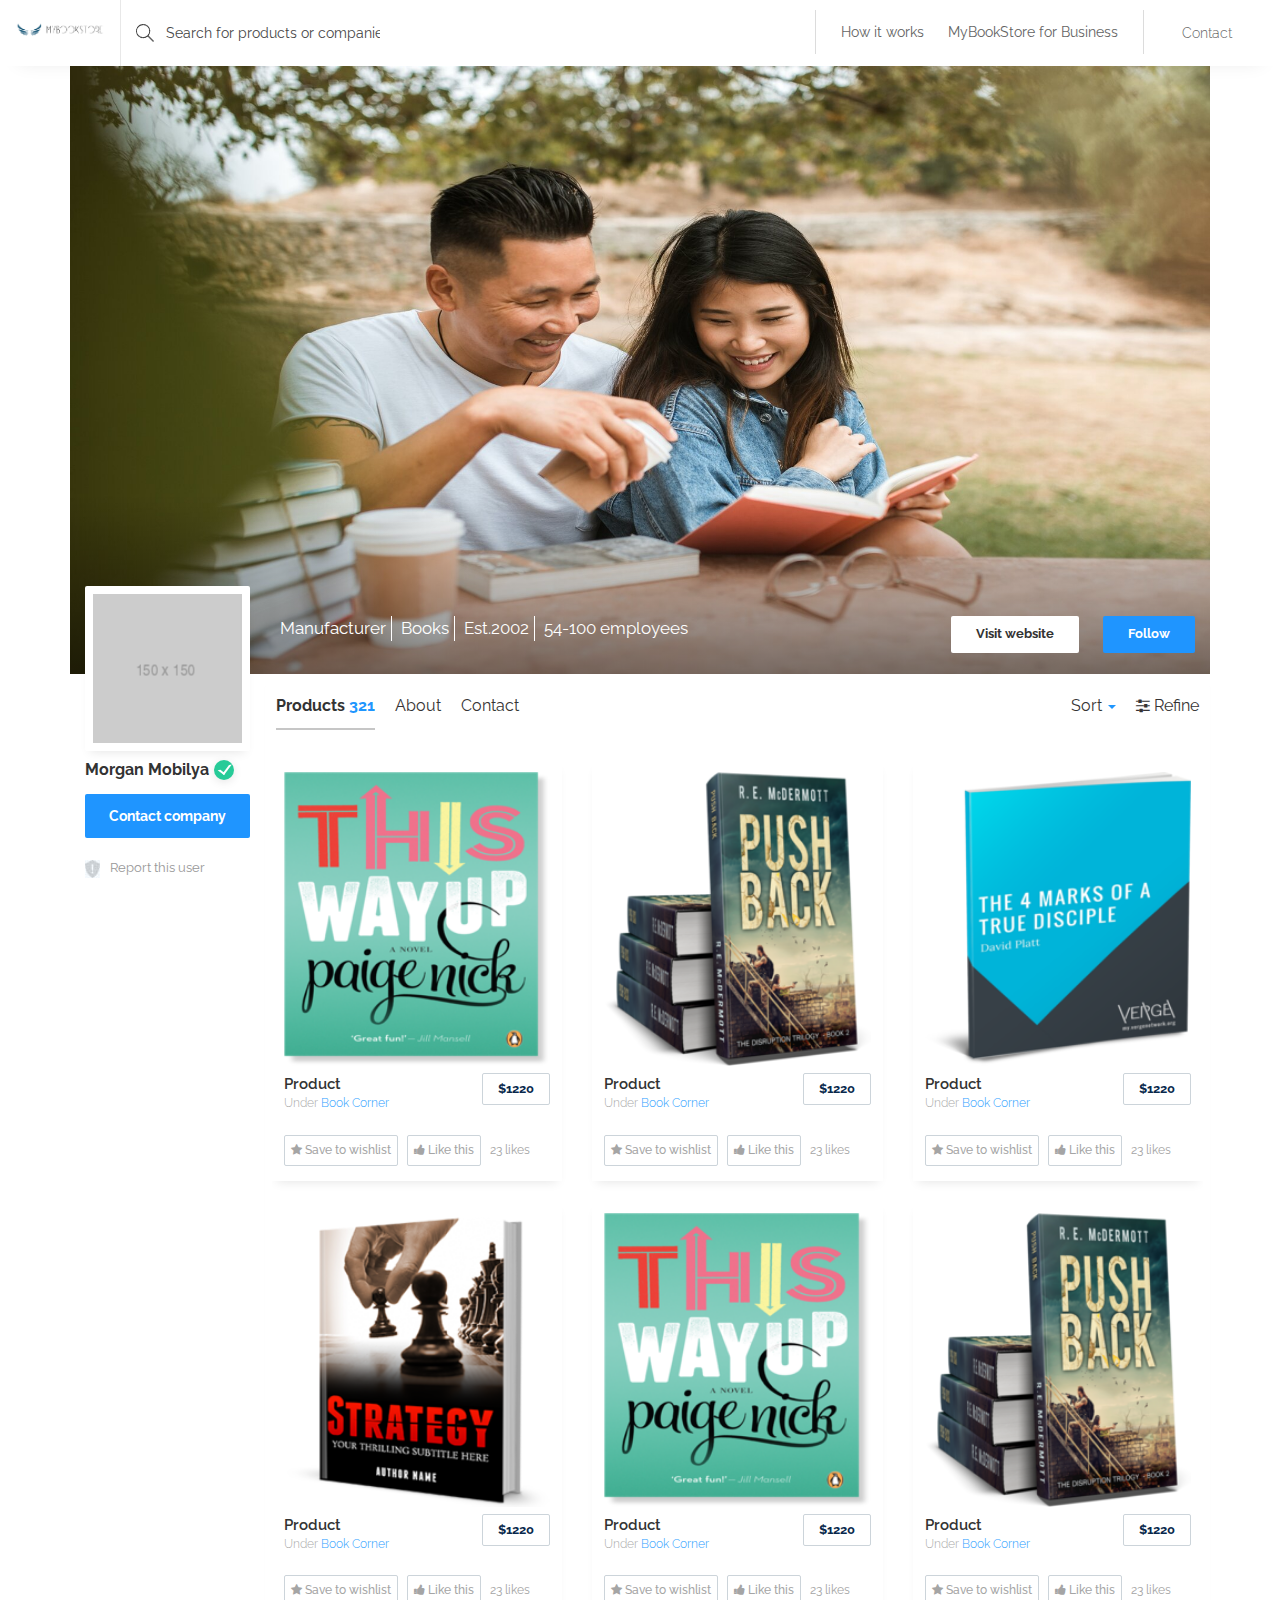
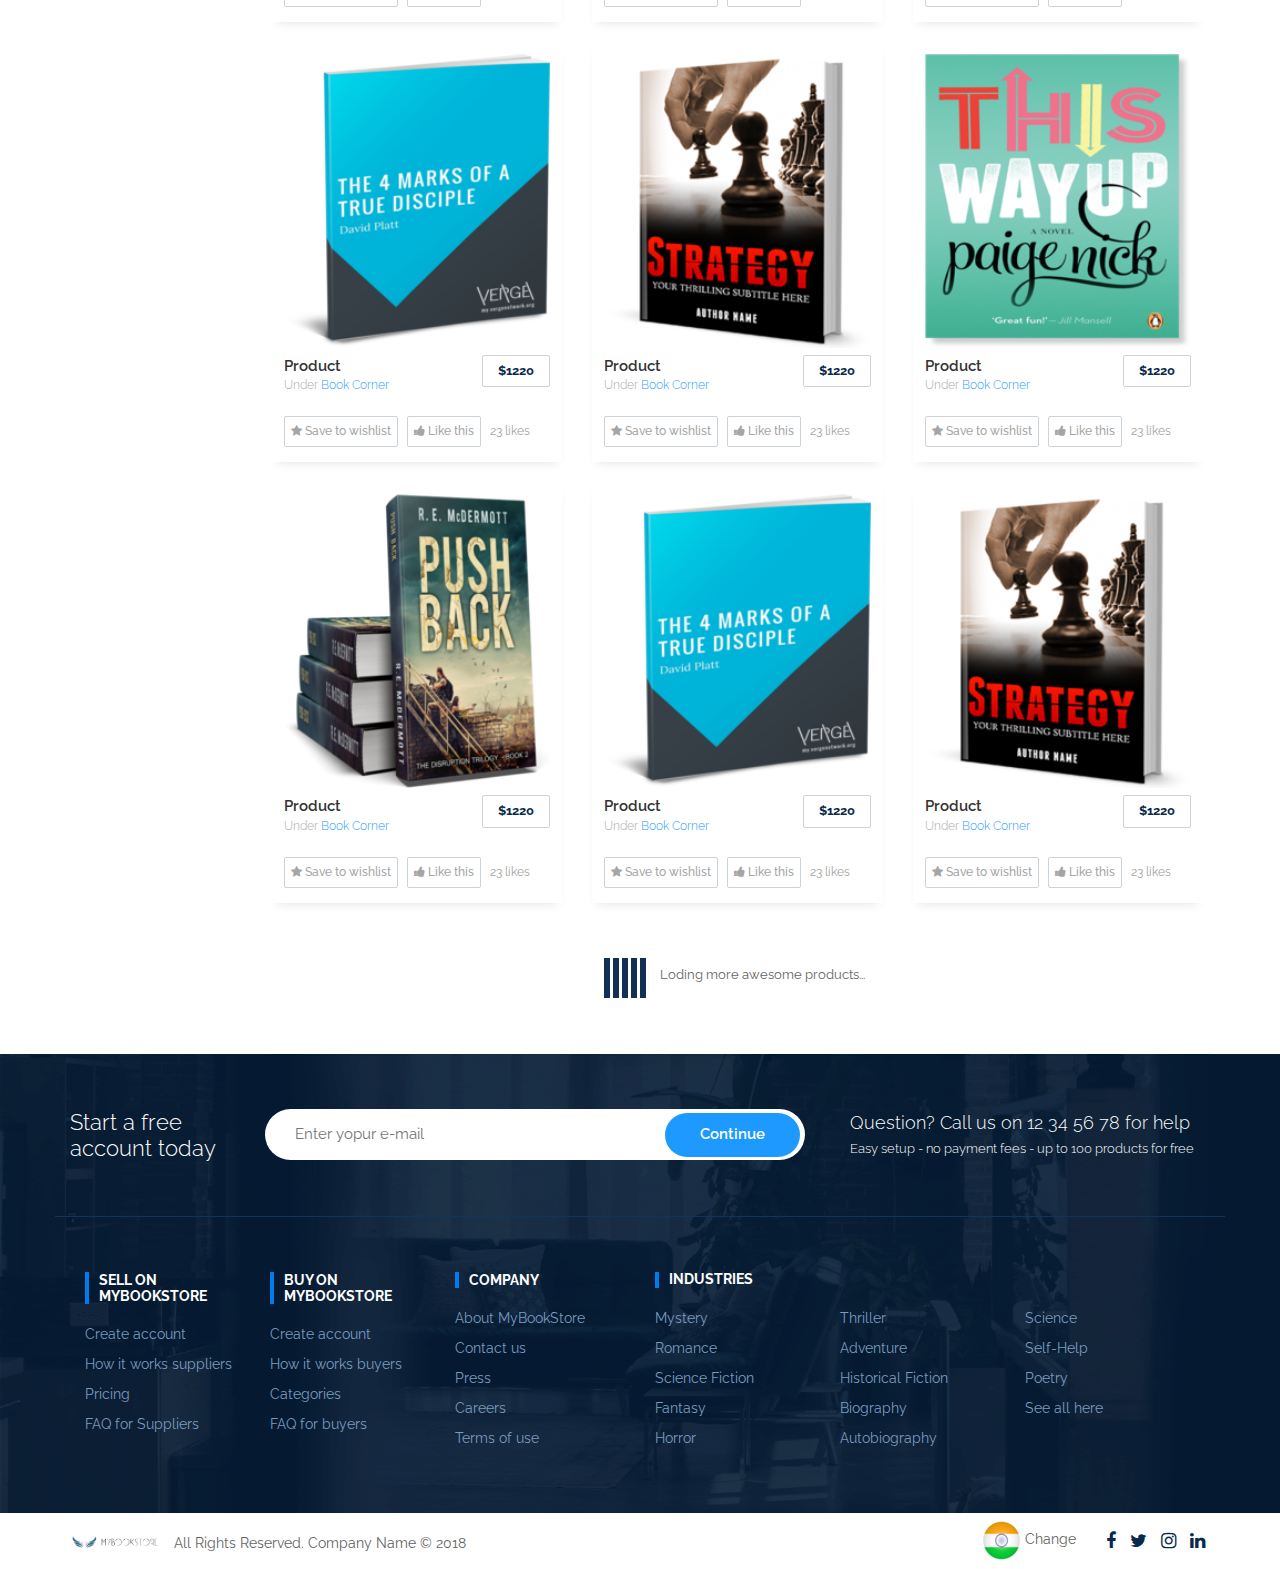
<file: profile.html>
<!DOCTYPE html>
<html lang="en">

<head>
   <meta charset="UTF-8">
   <title>MyBookStore - Responsive E-commerce HTML5 Template</title>
   <meta http-equiv="X-UA-Compatible" content="IE=edge">
   <!--enable mobile device-->
   <meta name="viewport" content="width=device-width, initial-scale=1">
   <!--fontawesome css-->
   <link rel="stylesheet" href="css/font-awesome.min.css">
   <!--bootstrap css-->
   <link rel="stylesheet" href="css/bootstrap.min.css">
   <!--animate css-->
   <link rel="stylesheet" href="css/animate-wow.css">
   <!--main css-->
   <link rel="stylesheet" href="css/style.css">
   <link rel="stylesheet" href="css/bootstrap-select.min.css">
   <link rel="stylesheet" href="css/slick.min.css">
   <link rel="stylesheet" href="css/jquery-ui.css">
   <!--responsive css-->
   <link rel="stylesheet" href="css/responsive.css">
</head>

<body>
   <header id="header" class="top-head">
      <!-- Static navbar -->
      <nav class="navbar navbar-default">
         <div class="container-fluid">
            <div class="row">
               <div class="col-md-4 col-sm-12 left-rs">
                  <div class="navbar-header">
                     <button type="button" id="top-menu" class="navbar-toggle collapsed" data-toggle="collapse"
                        data-target="#navbar" aria-expanded="false">
                        <span class="sr-only">Toggle navigation</span>
                        <span class="icon-bar"></span>
                        <span class="icon-bar"></span>
                        <span class="icon-bar"></span>
                     </button>
                     <a href="index.html" class="navbar-brand"><img src="images/logo.png" alt="" /></a>
                  </div>
                  <form class="navbar-form navbar-left web-sh">
                     <div class="form">
                        <input type="text" class="form-control" placeholder="Search for products or companies">
                     </div>
                  </form>
               </div>
               <div class="col-md-8 col-sm-12">
                  <div class="right-nav">
                     <div class="login-sr">
                        <div class="login-signup">
                           <ul>
                              <li><a href="contact.html">Contact</a></li>
                             
                           </ul>
                        </div>
                     </div>
                     <div class="help-r hidden-xs">
                       
                     </div>
                     <div class="nav-b hidden-xs">
                        <div class="nav-box">
                           <ul>
                              <li><a href="howitworks.html">How it works</a></li>
                              <li><a href="about-us.html">MyBookStore for Business</a></li>
                           </ul>
                        </div>
                     </div>
                  </div>
               </div>
            </div>
         </div>
         <!--/.container-fluid -->
      </nav>
   </header>
   <!-- Modal -->
   <div class="modal fade lug" id="myModal" role="dialog">
      <div class="modal-dialog">
         <!-- Modal content-->
         <div class="modal-content">
            <div class="modal-header">
               <button type="button" class="close" data-dismiss="modal">&times;</button>
               <h4 class="modal-title">Change</h4>
            </div>
            <div class="modal-body">
               <ul>
                  <li><a href="#"><img src="images/flag-up-1.png" alt="" /> United States</a></li>
                  <li><a href="#"><img src="images/flag-up-2.png" alt="" /> France </a></li>
               </ul>
            </div>
         </div>
      </div>
   </div>
   <div id="sidebar" class="top-nav">
      <ul id="sidebar-nav" class="sidebar-nav">
         <li><a href="#">Help</a></li>
         <li><a href="#">How it works</a></li>
         <li><a href="#">MyBookStore for Business</a></li>
      </ul>
   </div>
   <div class="profile-box banner-p">
      <div class="container">
         <div class="row">
            <div class="col-md-12">
               <div class="profile-b">
                  <img src="images/lag-63.jpg" alt="#" />
                  <div class="dit-p">
                     <div class="col-md-2"></div>
                     <div class="col-md-10">
                        <div class="profile-left-b">
                           <ul>
                              <li><a href="#">Manufacturer </a></li>
                              <li><a href="#">Books</a></li>
                              <li><a href="#">Est.2002</a></li>
                              <li><a href="#">54-100 employees</a></li>
                           </ul>
                        </div>
                        <div class="profile-right-b">
                           <a class="vi-btn" href="#">Visit website</a>
                           <a class="fo-btn" href="#">Follow</a>
                        </div>
                     </div>
                  </div>
               </div>
            </div>
         </div>
      </div>
   </div>
   <div class="product-profile-box">
      <div class="container">
         <div class="row">
            <div class="col-md-2 col-sm-4 pr">
               <div class="profile-pro-left">
                  <div class="left-profile-box-m">
                     <div class="pro-img">
                        <img src="images/150x150.png" alt="#" />
                     </div>
                     <div class="pof-text">
                        <h3>Morgan Mobilya</h3>
                        <div class="check-box"></div>
                     </div>
                     <a href="#">Contact company</a>
                     <p><img src="images/report-icon.jpg" alt="" />Report this user</p>
                  </div>
               </div>
            </div>
            <div class="col-md-10 col-sm-8">
               <div class="profile-pro-right">
                  <div class="panel with-nav-tabs panel-default">
                     <div class="panel-heading clearfix">
                        <ul class="nav nav-tabs pull-left">
                           <li class="active"><a href="#tab1default" data-toggle="tab">Products <span>321</span></a>
                           </li>
                           <li><a href="#tab2default" data-toggle="tab">About</a></li>
                           <li><a href="#tab3default" data-toggle="tab">Contact</a></li>
                        </ul>
                        <ul class="nav nav-tabs pull-right right-t">
                           <li class="dropdown">
                              <a href="#" data-toggle="dropdown">Sort <span class="caret"></span></a>
                              <ul class="dropdown-menu" role="menu">
                                 <li><a href="#tab4default" data-toggle="tab">Default 4</a></li>
                              </ul>
                           </li>
                           <li><a href="#tab5default" data-toggle="tab"><i class="fa fa-sliders" aria-hidden="true"></i>
                                 Refine</a></li>
                        </ul>
                     </div>
                     <div class="panel-body">
                        <div class="tab-content">
                           <div class="tab-pane fade in active" id="tab1default">
                              <div class="product-box-main row">
                                 <div class="col-md-4 col-sm-6">
                                    <div class="small-box-c">
                                       <div class="small-img-b">
                                          <img src="images/tr1.png" alt="#" />
                                       </div>
                                       <div class="dit-t clearfix">
                                          <div class="left-ti">
                                             <h4>Product</h4>
                                             <p>Under <span>Book Corner</span></p>
                                          </div>
                                          <a href="#" tabindex="0">$1220</a>
                                       </div>
                                       <div class="prod-btn">
                                          <a href="#"><i class="fa fa-star" aria-hidden="true"></i> Save to wishlist</a>
                                          <a href="#"><i class="fa fa-thumbs-up" aria-hidden="true"></i> Like this</a>
                                          <p>23 likes</p>
                                       </div>
                                    </div>
                                 </div>
                                 <div class="col-md-4 col-sm-6">
                                    <div class="small-box-c">
                                       <div class="small-img-b">
                                          <img src="images/tr2.png" alt="#" />
                                       </div>
                                       <div class="dit-t clearfix">
                                          <div class="left-ti">
                                             <h4>Product</h4>
                                             <p>Under <span>Book Corner</span></p>
                                          </div>
                                          <a href="#" tabindex="0">$1220</a>
                                       </div>
                                       <div class="prod-btn">
                                          <a href="#"><i class="fa fa-star" aria-hidden="true"></i> Save to wishlist</a>
                                          <a href="#"><i class="fa fa-thumbs-up" aria-hidden="true"></i> Like this</a>
                                          <p>23 likes</p>
                                       </div>
                                    </div>
                                 </div>
                                 <div class="col-md-4 col-sm-6">
                                    <div class="small-box-c">
                                       <div class="small-img-b">
                                          <img src="images/tr3.png" alt="#" />
                                       </div>
                                       <div class="dit-t clearfix">
                                          <div class="left-ti">
                                             <h4>Product</h4>
                                             <p>Under <span>Book Corner</span></p>
                                          </div>
                                          <a href="#" tabindex="0">$1220</a>
                                       </div>
                                       <div class="prod-btn">
                                          <a href="#"><i class="fa fa-star" aria-hidden="true"></i> Save to wishlist</a>
                                          <a href="#"><i class="fa fa-thumbs-up" aria-hidden="true"></i> Like this</a>
                                          <p>23 likes</p>
                                       </div>
                                    </div>
                                 </div>
                                 <div class="col-md-4 col-sm-6">
                                    <div class="small-box-c">
                                       <div class="small-img-b">
                                          <img src="images/tr4.png" alt="#" />
                                       </div>
                                       <div class="dit-t clearfix">
                                          <div class="left-ti">
                                             <h4>Product</h4>
                                             <p>Under <span>Book Corner</span></p>
                                          </div>
                                          <a href="#" tabindex="0">$1220</a>
                                       </div>
                                       <div class="prod-btn">
                                          <a href="#"><i class="fa fa-star" aria-hidden="true"></i> Save to wishlist</a>
                                          <a href="#"><i class="fa fa-thumbs-up" aria-hidden="true"></i> Like this</a>
                                          <p>23 likes</p>
                                       </div>
                                    </div>
                                 </div>
                                 <div class="col-md-4 col-sm-6">
                                    <div class="small-box-c">
                                       <div class="small-img-b">
                                          <img src="images/tr1.png" alt="#" />
                                       </div>
                                       <div class="dit-t clearfix">
                                          <div class="left-ti">
                                             <h4>Product</h4>
                                             <p>Under <span>Book Corner</span></p>
                                          </div>
                                          <a href="#" tabindex="0">$1220</a>
                                       </div>
                                       <div class="prod-btn">
                                          <a href="#"><i class="fa fa-star" aria-hidden="true"></i> Save to wishlist</a>
                                          <a href="#"><i class="fa fa-thumbs-up" aria-hidden="true"></i> Like this</a>
                                          <p>23 likes</p>
                                       </div>
                                    </div>
                                 </div>
                                 <div class="col-md-4 col-sm-6">
                                    <div class="small-box-c">
                                       <div class="small-img-b">
                                          <img src="images/tr2.png" alt="#" />
                                       </div>
                                       <div class="dit-t clearfix">
                                          <div class="left-ti">
                                             <h4>Product</h4>
                                             <p>Under <span>Book Corner</span></p>
                                          </div>
                                          <a href="#" tabindex="0">$1220</a>
                                       </div>
                                       <div class="prod-btn">
                                          <a href="#"><i class="fa fa-star" aria-hidden="true"></i> Save to wishlist</a>
                                          <a href="#"><i class="fa fa-thumbs-up" aria-hidden="true"></i> Like this</a>
                                          <p>23 likes</p>
                                       </div>
                                    </div>
                                 </div>
                                 <div class="col-md-4 col-sm-6">
                                    <div class="small-box-c">
                                       <div class="small-img-b">
                                          <img src="images/tr3.png" alt="#" />
                                       </div>
                                       <div class="dit-t clearfix">
                                          <div class="left-ti">
                                             <h4>Product</h4>
                                             <p>Under <span>Book Corner</span></p>
                                          </div>
                                          <a href="#" tabindex="0">$1220</a>
                                       </div>
                                       <div class="prod-btn">
                                          <a href="#"><i class="fa fa-star" aria-hidden="true"></i> Save to wishlist</a>
                                          <a href="#"><i class="fa fa-thumbs-up" aria-hidden="true"></i> Like this</a>
                                          <p>23 likes</p>
                                       </div>
                                    </div>
                                 </div>
                                 <div class="col-md-4 col-sm-6">
                                    <div class="small-box-c">
                                       <div class="small-img-b">
                                          <img src="images/tr4.png" alt="#" />
                                       </div>
                                       <div class="dit-t clearfix">
                                          <div class="left-ti">
                                             <h4>Product</h4>
                                             <p>Under <span>Book Corner</span></p>
                                          </div>
                                          <a href="#" tabindex="0">$1220</a>
                                       </div>
                                       <div class="prod-btn">
                                          <a href="#"><i class="fa fa-star" aria-hidden="true"></i> Save to wishlist</a>
                                          <a href="#"><i class="fa fa-thumbs-up" aria-hidden="true"></i> Like this</a>
                                          <p>23 likes</p>
                                       </div>
                                    </div>
                                 </div>
                                 <div class="col-md-4 col-sm-6">
                                    <div class="small-box-c">
                                       <div class="small-img-b">
                                          <img src="images/tr1.png" alt="#" />
                                       </div>
                                       <div class="dit-t clearfix">
                                          <div class="left-ti">
                                             <h4>Product</h4>
                                             <p>Under <span>Book Corner</span></p>
                                          </div>
                                          <a href="#" tabindex="0">$1220</a>
                                       </div>
                                       <div class="prod-btn">
                                          <a href="#"><i class="fa fa-star" aria-hidden="true"></i> Save to wishlist</a>
                                          <a href="#"><i class="fa fa-thumbs-up" aria-hidden="true"></i> Like this</a>
                                          <p>23 likes</p>
                                       </div>
                                    </div>
                                 </div>
                                 <div class="col-md-4 col-sm-6">
                                    <div class="small-box-c">
                                       <div class="small-img-b">
                                          <img src="images/tr2.png" alt="#" />
                                       </div>
                                       <div class="dit-t clearfix">
                                          <div class="left-ti">
                                             <h4>Product</h4>
                                             <p>Under <span>Book Corner</span></p>
                                          </div>
                                          <a href="#" tabindex="0">$1220</a>
                                       </div>
                                       <div class="prod-btn">
                                          <a href="#"><i class="fa fa-star" aria-hidden="true"></i> Save to wishlist</a>
                                          <a href="#"><i class="fa fa-thumbs-up" aria-hidden="true"></i> Like this</a>
                                          <p>23 likes</p>
                                       </div>
                                    </div>
                                 </div>
                                 <div class="col-md-4 col-sm-6">
                                    <div class="small-box-c">
                                       <div class="small-img-b">
                                          <img src="images/tr3.png" alt="#" />
                                       </div>
                                       <div class="dit-t clearfix">
                                          <div class="left-ti">
                                             <h4>Product</h4>
                                             <p>Under <span>Book Corner</span></p>
                                          </div>
                                          <a href="#" tabindex="0">$1220</a>
                                       </div>
                                       <div class="prod-btn">
                                          <a href="#"><i class="fa fa-star" aria-hidden="true"></i> Save to wishlist</a>
                                          <a href="#"><i class="fa fa-thumbs-up" aria-hidden="true"></i> Like this</a>
                                          <p>23 likes</p>
                                       </div>
                                    </div>
                                 </div>
                                 <div class="col-md-4 col-sm-6">
                                    <div class="small-box-c">
                                       <div class="small-img-b">
                                          <img src="images/tr4.png" alt="#" />
                                       </div>
                                       <div class="dit-t clearfix">
                                          <div class="left-ti">
                                             <h4>Product</h4>
                                             <p>Under <span>Book Corner</span></p>
                                          </div>
                                          <a href="#" tabindex="0">$1220</a>
                                       </div>
                                       <div class="prod-btn">
                                          <a href="#"><i class="fa fa-star" aria-hidden="true"></i> Save to wishlist</a>
                                          <a href="#"><i class="fa fa-thumbs-up" aria-hidden="true"></i> Like this</a>
                                          <p>23 likes</p>
                                       </div>
                                    </div>
                                 </div>
                              </div>
                              <div class="loding-box">
                                 <a href="#">
                                    <div class="sk-wave">
                                       <div class="sk-rect sk-rect1"></div>
                                       <div class="sk-rect sk-rect2"></div>
                                       <div class="sk-rect sk-rect3"></div>
                                       <div class="sk-rect sk-rect4"></div>
                                       <div class="sk-rect sk-rect5"></div>
                                    </div>
                                    <span>Loding more awesome products...</span>
                                 </a>
                              </div>
                           </div>
                           <div class="tab-pane fade" id="tab2default">
                              <div class="about-box">
                                 <h2>What Does MyBookStore Do</h2>
                                 <p>MyBookStore brings buyers and suppliers of goods together to create lasting profitable
                                    relationships. Through new connections, economic roads, and insightful associations,
                                    we want MyBookStore to help transform your business into the next Apple!</p>
                                 <p>At MyBookStore we understand the old adage of ‘it’s not what you know, but Who you know’
                                    is key to success. With that in mind, through much trial and just a little bit of
                                    error, we learned the one limiting factor of any business achieving its potential:
                                    Their connections.</p>
                                 <p>Before MyBookStore existed, we noticed that though the power of the net rested at
                                    business’ finger tips, resources for discovering manufacturers and suppliers was
                                    limited at best and non-existent at worse. Smaller companies that housed great
                                    products and potential, were starving through a lack of connectivity.</p>
                                 <p>We took it upon ourselves to change that. We developed a burning desire to create
                                    something to bridge the chasms between businesses across country and continent. So,
                                    with a goal in mind, a skilled team at hand, MyBookStore sprung forth: the website that
                                    helps discover and build profitable long-lasting networks amongst businesses around
                                    the world.</p>
                              </div>
                           </div>
                           <div class="tab-pane fade" id="tab3default">Default 3</div>
                           <div class="tab-pane fade" id="tab4default">Default 4</div>
                           <div class="tab-pane fade" id="tab5default">Default 5</div>
                        </div>
                     </div>
                  </div>
               </div>
            </div>
         </div>
      </div>
   </div>
   <footer>
      <div class="main-footer">
         <div class="container">
            <div class="row">
               <div class="footer-top clearfix">
                  <div class="col-md-2 col-sm-6">
                     <h2>Start a free
                        account today
                     </h2>
                  </div>
                  <div class="col-md-6 col-sm-6">
                     <div class="form-box">
                        <input type="text" placeholder="Enter yopur e-mail" />
                        <button>Continue</button>
                     </div>
                  </div>
                  <div class="col-md-4 col-sm-12">
                     <div class="help-box-f">
                        <h4>Question? Call us on 12 34 56 78 for help</h4>
                        <p>Easy setup - no payment fees - up to 100 products for free</p>
                     </div>
                  </div>
               </div>
               <div class="footer-link-box clearfix">
                  <div class="col-md-6 col-sm-6">
                     <div class="left-f-box">
                        <div class="col-sm-4">
                           <h2>SELL ON MyBookStore</h2>
                           <ul>
                              <li><a href="#">Create account</a></li>
                              <li><a href="howitworks.html">How it works suppliers</a></li>
                              <li><a href="pricing.html">Pricing</a></li>
                              <li><a href="#">FAQ for Suppliers</a></li>
                           </ul>
                        </div>
                        <div class="col-sm-4">
                           <h2>BUY ON MyBookStore</h2>
                           <ul>
                              <li><a href="#">Create account</a></li>
                              <li><a href="#">How it works buyers</a></li>
                              <li><a href="#">Categories</a></li>
                              <li><a href="#">FAQ for buyers</a></li>
                           </ul>
                        </div>
                        <div class="col-sm-4">
                           <h2>COMPANY</h2>
                           <ul>
                              <li><a href="about-us.html">About MyBookStore</a></li>
                              <li><a href="#">Contact us</a></li>
                              <li><a href="#">Press</a></li>
                              <li><a href="#">Careers</a></li>
                              <li><a href="#">Terms of use</a></li>
                           </ul>
                        </div>
                     </div>
                  </div>
                  <div class="col-md-6 col-sm-6">
                     <div class="right-f-box">
                        <h2>INDUSTRIES</h2>
                        <ul class="col-sm-4">
                           <li><a href="#">Mystery</a></li>
                           <li><a href="#">Romance</a></li>
                           <li><a href="#">Science Fiction</a></li>
                           <li><a href="#">Fantasy</a></li>
                           <li><a href="#">Horror</a></li>
                        </ul>
                        <ul class="col-sm-4">
                           <li><a href="#">Thriller</a></li>
                           <li><a href="#">Adventure</a></li>
                           <li><a href="#">Historical Fiction</a></li>
                           <li><a href="#">Biography</a></li>
                           <li><a href="#">Autobiography</a></li>
                        </ul>
                        <ul class="col-sm-4">
                           <li><a href="#">Science</a></li>
                           <li><a href="#"> Self-Help</a></li>
                           <li><a href="#">Poetry</a></li>
                           <li><a href="#">See all here</a></li>
                        </ul>
                     </div>
                  </div>
               </div>
            </div>
         </div>
      </div>
      <div class="copyright">
         <div class="container">
            <div class="row">
               <div class="col-md-8">
                  <p><img width="90" src="images/logo.png" alt="#" style="margin-top: -5px;" /> All Rights Reserved.
                     Company Name © 2018</p>
               </div>
               <div class="col-md-4">
                  <ul class="list-inline socials">
                     <li>
                        <a href="">
                           <i class="fa fa-facebook" aria-hidden="true"></i>
                        </a>
                     </li>
                     <li>
                        <a href="">
                           <i class="fa fa-twitter" aria-hidden="true"></i>
                        </a>
                     </li>
                     <li>
                        <a href="">
                           <i class="fa fa-instagram" aria-hidden="true"></i>
                        </a>
                     </li>
                     <li>
                        <a href="#">
                           <i class="fa fa-linkedin" aria-hidden="true"></i>
                        </a>
                     </li>
                  </ul>
                  <ul class="right-flag">
                     <li><a href="#"><img src="images/flag.png" alt="" /> <span>Change</span></a></li>
                  </ul>
               </div>
            </div>
         </div>
      </div>
   </footer>
   <!--main js-->
   <script src="js/jquery-1.12.4.min.js"></script>
   <!--bootstrap js-->
   <script src="js/bootstrap.min.js"></script>
   <script src="js/bootstrap-select.min.js"></script>
   <script src="js/slick.min.js"></script>
   <script src="js/jquery-ui.js"></script>
   <script src="js/wow.min.js"></script>
   <!--custom js-->
   <script src="js/custom.js"></script>
</body>

</html>
</file>
<file: css/style.css>
/*-------------------------------------------------------------------------------------- 
	Theme Name: MyBookStore - Responsive E-commerce HTML5 Template 
---------------------------------------------------------------------------------------- 
    
	1. IMPORT FILES
	2. BASE CSS 
	3. HEADER
	   - Logo
	   - Search Bar
	4. PAGE CONTENT PRODUCT 
	5. SECTION
	   - Products Exciting
	   - Start Free
	6. PRODUCT
	7. FOOTER
	   - Copyright
	8. INNER PAGE   
	   - How it Works
	   - About Us
	   - Terms Page
	   - Cooming Soon
	   - Category
	   - Profile
	   - Pricing
	   - Product Page
	   - New Layout css
	
--------------------------------------------------------------------------------------*/

/*------------------------------------------------------------- 
	1. IMPORT FILES
-------------------------------------------------------------*/

@import url('https://fonts.googleapis.com/css?family=Raleway:100,100i,200,200i,300,300i,400,400i,500,500i,600,600i,700,700i,800,800i,900,900i');

/**-- font-family: 'Raleway', sans-serif; --**/


/*------------------------------------------------------------- 
	2. BASE CSS 
-------------------------------------------------------------*/

body {
	font-family: 'Raleway', sans-serif;
	font-weight: 400;
	margin: 0px;
	overflow-x: hidden;
	padding: 0px;
}

h1,
h2,
h3,
h4,
h5 {
	margin: 0
}

h1,
h2,
h3,
h4,
h5,
h6 {
	margin: 0px;
	padding: 0px;
}

ul,
ol {
	list-style: none;
	margin: 0px;
	padding: 0px;
}

a,
a:hover,
a:focus {
	-webkit-text-decoration: none;
	-moz-text-decoration: none;
	-ms-text-decoration: none;
	-o-text-decoration: none;
	text-decoration: none;
	transition: ease all 0.5s;
}

img {
	max-width: 100%;
	height: auto;
}

input,
textarea {
	outline: none;
	border: none;
	resize: none;
}


/*------------------------------------------------------------- 
	2. HEADER 
-------------------------------------------------------------*/

header .navbar {
	border-radius: 0px;
}

#header.top-head {
	background: #fff;
}

header .navbar-default {
	background-color: transparent;
	border: none;
	margin-bottom: 0px;
	position: relative;
	-webkit-box-shadow: 0 15px 19px -19px rgba(0, 0, 0, 0.1);
	box-shadow: 0 15px 19px -19px rgba(0, 0, 0, 0.1);
}

header .navbar-default .navbar-header {
	z-index: 1030;
	position: relative;
	background: #fff;
}

/*== Logo ==*/

.navbar-brand {
	float: left;
	padding: 21px 15px;
	font-size: 18px;
	line-height: 20px;
	height: 66px;
	border-right: 1px solid #e8e8e8;
}

.web-sh.navbar-form {
	padding: 16px 15px;
	margin: 0px;
	width: 72%;
	border: none;
}

.left-rs {}

.navbar-brand>img {
	width: 90px;
}

.web-sh.navbar-form input {
	width: 100%;
	background: none;
	border: none;
	box-shadow: none;
	background-image: url("../images/search-icon.png");
	background-repeat: no-repeat;
	background-position: left;
	padding-left: 30px;
	color: #474747;
	font-weight: 400;
}

.web-sh.navbar-form input::-webkit-input-placeholder {
	/* Chrome */
	color: #474747;
}

.web-sh.navbar-form input:-ms-input-placeholder {
	/* IE 10+ */
	color: #474747;
}

.web-sh.navbar-form input::-moz-placeholder {
	/* Firefox 19+ */
	color #474747;
	opacity: 1;
}

.web-sh.navbar-form input:-moz-placeholder {
	/* Firefox 4 - 18 */
	color: #474747;
	opacity: 1;
}

.iq-search .search-btn span {
	font-size: 0;
}

/*== Search Bar ==*/

.search-box {
	background: #fff;
	display: block;
	margin: 0;
	opacity: 0 !important;
	padding: 15px;
	position: absolute;
	right: 0;
	top: -9999px !important;
	transition: visibility 300ms ease 0s, opacity 300ms ease 0s;
	visibility: hidden;
	width: 327px;
	z-index: 888;
	-webkit-box-shadow: 0 0 20px 0 rgba(0, 0, 0, 0.2);
	-moz-box-shadow: 0 0 20px 0 rgba(0, 0, 0, 0.2);
	box-shadow: 0 0 20px 0 rgba(0, 0, 0, 0.2);
}

.iq-search .search-box input {
	background: transparent;
	border-radius: 0;
	border: 1px solid #eee;
	padding-left: 15px;
	box-shadow: none;
	color: #666;
}

.iq-search i {
	cursor: pointer;
	font-size: 18px;
	position: absolute;
	right: 27px;
	top: 24px;
}

.iq-search .search-btn::before {
	content: "\f002";
	font-family: "FontAwesome";
	font-size: 14px;
	font-weight: normal;
	left: 0;
	position: absolute;
	text-indent: 0;
	top: 50%;
	margin-top: -9px;
}

.iq-search.search-open .search-btn::before {
	content: "\f00d ";
}

.sidebar-nav {
	position: absolute;
	top: 66px;
	width: 100%;
	list-style: none;
	margin: 0;
	padding: 0;
}

#sidebar {
	margin-right: -100%;
	right: 0;
	width: 100%;
	background: #09294c;
	position: fixed;
	height: 100%;
	overflow-y: auto;
	z-index: 1000;
	top: 0;
	-webkit-transition: all .6s cubic-bezier(.19, 1, .22, 1);
	transition: all .6s cubic-bezier(.19, 1, .22, 1);
}

.top-nav ul {
	margin: 0px;
	padding: 0px;
}

.top-nav ul li {
	padding: 10px 20px;
}

.top-nav ul li a {
	color: #fff;
	font-family: ;
	font-size: 14px;
	font-weight: 400;
}

#sidebar.active {
	right: 100%;
	width: 100%;
	transition: all .5s ease-out 0s;
	-webkit-transition: all .5s ease-out 0s;
	-moz-transition: all .5s ease-out 0s;
	-ms-transition: all .5s ease-out 0s;
	-o-transition: all .5s ease-out 0s;
}

.right-nav {
	float: right;
	padding-right: 10px;
}

.login-sr {
	float: right;
	margin-left: 15px;
}

.login-signup {
	padding: 13px 0px;
}

.login-signup ul {
	margin: 0px;
	padding: 0px;
	list-style: none;
}

.login-signup ul li {
	display: inline-block;
}

.login-signup ul li a {
	font-family: 'Raleway', sans-serif;
	font-weight: 300;
	color: #636363;
	text-decoration: none;
	font-size: 14px;
	display: block;
	padding: 10px 23px;
}

.login-signup ul li a:hover {
	color: #1e96ff;
}

.login-signup ul li a.custom-b {
	background: #09294c;
	border-radius: 3px;
	font-family: 'Raleway', sans-serif;
	font-weight: 500;
	color: #fff;
	padding: 10px 23px;
}

.login-signup ul li a.custom-b:hover {
	background: #1d99ff;
}

.help-r {
	float: right;
}

.help-r {}

.help-box {
	margin: 10px 0px;
	border-right: 1px solid #dcdcdc;
}

.help-box ul {
	padding: 2px 10px 2px 0;
}

.help-box ul li {
	margin: 0px;
	padding: 0px;
	display: inline-block;
	padding-left: 15px;
}

.help-box ul li a {
	font-family: 'Raleway', sans-serif;
	font-weight: 400;
	color: #636363;
	text-decoration: none;
	font-size: 14px;
	line-height: 42px;
}

.help-box ul li a:hover {
	color: #1e96ff;
}

.help-box ul li a span {
	padding-right: 10px;
}

.help-box ul li a .h-i {
	padding-right: 10px;
}

.fixed-menu {
	position: fixed;
	width: 100%;
	top: 0;
	left: 0;
	z-index: 999;
	background-color: #ffffff;
	transition: 0.5s;
	padding: 0px;
	box-shadow: 0 15px 19px -19px rgba(0, 0, 0, 0.1);
}

.nav-b {
	float: right;
}

.nav-box {
	margin: 10px 0px;
	border-right: 1px solid #dcdcdc;
	border-left: 1px solid #dcdcdc;
	padding: 0px 15px;
}

.nav-box ul {
	padding: 12px 0px;
}

.nav-box ul li {
	display: inline-block;
}

.nav-box ul li a {
	font-family: 'Raleway', sans-serif;
	font-weight: 300;
	color: #636363;
	text-decoration: none;
	font-size: 14px;
	padding: 0px 10px;
	font-weight: 400;
}

.nav-box ul li a:hover {
	color: #1e96ff;
}

/*------------------------------------------------------------- 
	4. PAGE CONTENT PRODUCT
-------------------------------------------------------------*/

.page-content-product {}

.main-product {
	background-color: #09284b;
	background-image: url('../images/bg_main.png');
	padding-bottom: 180px;
	background-position: center center;
}

.find-box {
	max-width: 780px;
	margin: 0 auto;
	width: 100%;
	padding: 92px 0px 75px 0px;
}

.find-box h1 {
	font-family: 'Raleway', sans-serif;
	font-weight: 500;
	color: #fff;
	font-size: 48px;
	text-align: center;
	padding-bottom: 22px;
}

.find-box h4 {
	font-family: 'Raleway', sans-serif;
	font-weight: 300;
	color: #fff;
	font-size: 22px;
	text-align: center;
	padding-bottom: 22px;
}

.product-sh {}

.form-sh input {
	background: none;
	border: none;
	border-bottom: 1px solid #ffffff;
	width: 100%;
	min-height: 55px;
	color: #fff;
	font-size: 22px;
	font-weight: 300;
}

.form-sh input::-webkit-input-placeholder {
	/* Chrome */
	color: #ffffff;
}

.form-sh input:-ms-input-placeholder {
	/* IE 10+ */
	color: #ffffff;
}

.form-sh input::-moz-placeholder {
	/* Firefox 19+ */
	color: #ffffff;
	opacity: 1;
}

.form-sh input:-moz-placeholder {
	/* Firefox 4 - 18 */
	color: #ffffff;
	opacity: 1;
}

.form-sh .bootstrap-select:not([class*="col-"]):not([class*="form-control"]):not(.input-group-btn) {
	width: 100%;
}

.form-sh .btn-default {
	background-color: transparent;
	border: none;
	border-bottom: 1px solid #fff;
	border-radius: 0px;
	color: #fff;
	font-size: 22px;
	font-weight: 300;
	min-height: 55px;
}

.form-sh .open>.dropdown-toggle.btn-default:hover {
	background-color: transparent;
	color: #ffffff;
}

.form-sh .bootstrap-select .dropdown-toggle:focus {
	border: none;
	border-bottom: 1px solid #fff;
	outline: none !important;
}

.btn-group.open .dropdown-toggle {
	box-shadow: none;
}

.form-sh .btn-default.active,
.form-sh .btn-default:active,
.form-sh .open>.dropdown-toggle.btn-default {
	background-color: transparent;
	color: #fff;
}

.form-sh .dropup .dropdown-menu,
.form-sh .navbar-fixed-bottom .dropdown .dropdown-menu {
	margin: 0px;
	border-radius: 0px;
}

.form-sh .dropdown-menu {
	margin: 0px;
	border-radius: 0px;
}

.form-sh a.btn {
	background: #1d99ff;
	color: #ffffff;
	min-height: 55px;
	width: 100%;
	line-height: 38px;
	font-size: 22px;
	font-weight: 500;
	border-radius: 3px;
}

.form-sh a.btn:hover {
	color: #fff;
	background-color: #007dea;
	border-color: #0077e0;
}

.form-sh .bootstrap-select.btn-group .dropdown-menu {
	background: #09294c;
	padding: 0px;
}

.form-sh .bootstrap-select.btn-group .dropdown-menu li a {
	color: #fff;
	padding: 10px 15px;
}

.form-sh .bootstrap-select.btn-group .dropdown-menu li a:hover,
.form-sh .bootstrap-select.btn-group .dropdown-menu li a:focus {
	background: #1d99ff;
}

.product-sh p {
	clear: both;
	margin: 0px;
	text-align: center;
	padding-top: 30px;
	color: #ddd;
	font-size: 16px;
}

.product-sh p a {
	color: #007dea;
}

.product-sh p a:hover,
.product-sh p a:focus {
	color: #007dea;
}

.box-img {
	background: #051d36;
	text-align: center;
	padding-bottom: 30px;
	min-height: 280px;
	margin-bottom: 30px;
	position: relative;
	border-bottom: solid #007dea 3px;
	transition: ease all 0.5s;
}

.box-img h4 {
	color: #fff;
	padding-top: 35px;
	padding-bottom: 30px;
	font-size: 25px;
	font-weight: 500;
	transition: all 0.3s ease 0s;
	letter-spacing: 0px;
}

.box-img:hover {
	cursor: pointer;
	transform: scale(1.1);
	background: #007dea;
}

.food {
	position: absolute;
	right: 0px;
	top: 40%;
}

.categories_link {
	text-align: center;
	clear: both;
}

.categories_link a {
	color: #fff;
	font-size: 22px;
	font-weight: 300;
}

.categories_link a:hover {
	color: #1d99ff;
}

/*------------------------------------------------------------- 
	5. SECTION
-------------------------------------------------------------*/

.cat-main-box {
	background: #f4f9fd;
}

.panel-row {
	margin-bottom: 60px;
}

.cat-main-box .panel {
	border-radius: 3px;
	-webkit-box-shadow: 0 3px 5px rgba(0, 0, 0, .03);
	box-shadow: 0 3px 5px rgba(0, 0, 0, .03);
	position: relative;
	margin-top: -80px;
}

.cat-main-box .panel .panel-body {
	padding: 35px 40px;
	background: #fff;
}

.cat-main-box .panel .icon-small {
	margin-bottom: 15px;
}

.cat-main-box .panel h4 {
	color: #333;
	font-size: 22px;
	font-weight: 400;
	margin-top: 10px;
	margin-bottom: 15px;
	font-family: 'Raleway', sans-serif;
}

.cat-main-box .panel .panel-body p {
	height: 66px;
	margin-bottom: 0;
	font-size: 14px;
	font-weight: 400;
	color: #607086;
	line-height: 1.5;
}

.panel-default {
	border-color: transparent;
}

/*-- Products Exciting --*/

.products_exciting_box {
	background: #f4f9fd;
	padding: 20px 0px;
}

.exciting_box .icon-small {
	margin-bottom: 35px;
	margin-top: 26px;
}

.exciting_box {
	position: relative;
}

.exciting_box h4 {
	font-size: 26px;
	color: #263238;
	padding-bottom: 30px;
	line-height: 32px;
	font-family: 'Raleway', sans-serif;
}

.exciting_box p {
	font-size: 16px;
	color: #455a65;
	margin: 0px;
	padding-bottom: 45px;
	line-height: 30px;
}

.f_pd::after {
	border-right: 1px solid #e2e2e2;
	content: "";
	background: #e2e2e2;
	width: 1px;
	height: 100%;
	position: absolute;
	right: -15px;
	top: 0px;
}

.f_pd h4 {
	padding-right: 109px;
}

.f_pd p {
	padding-right: 109px;
}

.l_pd {
	padding-left: 55px;
}

.l_pd h4 {
	padding-right: 50px;
}

.l_pd p {
	padding-right: 50px;
}

/*-- Start Free --*/

.start-free-box {
	padding: 60px 0px;
}

.main-start-box {
	padding: 0px 60px;
}

.free-box-a {
	border-bottom: 1px solid #e9edef;
	padding-bottom: 52px;
	padding-top: 50px;
}

.left-a-f h3 {
	color: #09294c;
	font-size: 20px;
	font-weight: 700;
	padding-right: 82px;
	line-height: 32px;
}

.right-a-f p {
	margin: 0px;
	color: #607087;
	font-size: 16px;
	padding-right: 85px;
	line-height: 28px;
}

.buyer-box {
	padding: 60px 0px 40px 0px;
	background: rgba(255, 255, 255, 1);
	margin-top: 65px;
}

.supplier {
	padding: 60px 0px 40px 0px;
	background: rgba(255, 255, 255, 1);
	margin-top: 65px;
}

.left-buyer {}

.left-buyer img {
	width: 100%;
}

.right-buyer {
	padding-top: 52px;
	padding-left: 65px;
}

.right-buyer h4 {
	font-family: 'Raleway', sans-serif;
	font-size: 14px;
	font-weight: 700;
	color: #09294c;
	padding-bottom: 25px;
	text-transform: uppercase;
}

.right-buyer h2 {
	font-family: 'Raleway', sans-serif;
	font-size: 35px;
	font-weight: 400;
	color: #09294c;
	padding-bottom: 30px;
}

.right-buyer h2 span {
	font-weight: 300;
	padding-top: 10px;
	display: block;
}

.right-buyer p {
	margin: 0px;
	font-weight: 300;
	font-family: 'Raleway', sans-serif;
	font-size: 16px;
	line-height: 32px;
	padding-bottom: 45px;
}

.right-buyer a {
	background: #06203c;
	color: #fff;
	font-size: 16px;
	font-weight: 500;
	font-family: 'Raleway', sans-serif;
	padding: 16px 28px;
	display: inline-block;
	border-radius: 2px;
}

.left-supplier {
	text-align: right;
	padding-top: 55px;
	padding-right: 60px;
}

.left-supplier h4 {
	font-family: 'Raleway', sans-serif;
	font-size: 14px;
	font-weight: 700;
	color: #09294c;
	padding-bottom: 25px;
	text-transform: uppercase;
}

.left-supplier h2 {
	font-family: 'Raleway', sans-serif;
	font-size: 35px;
	font-weight: 400;
	color: #09294c;
	padding-bottom: 30px;
}

.left-supplier h2 span {
	font-weight: 300;
	padding-top: 10px;
	display: block;
}

.left-supplier p {
	margin: 0px;
	font-weight: 300;
	font-family: 'Raleway', sans-serif;
	font-size: 16px;
	line-height: 32px;
	padding-bottom: 45px;
}

.left-supplier a {
	background: #1d99ff;
	color: #fff;
	font-size: 16px;
	font-weight: 500;
	font-family: 'Raleway', sans-serif;
	padding: 17px 29px;
	display: inline-block;
	border-radius: 2px;
}

.right-supplier img {}

/*------------------------------------------------------------- 
	6. PRODUCT
-------------------------------------------------------------*/

.products {
	padding: 40px 0px 60px 0px;
	background: #fff;
	position: relative;
}

.main-products {}

.main-products h2 {
	font-weight: 700;
	font-family: 'Raleway', sans-serif;
	color: #09294c;
	padding-bottom: 30px;
	font-size: 14px;
	text-align: center;
}

.slick-slide {
	-webkit-transform: scale(1);
	transform: scale(1);
	-webkit-transition: 0.3s ease-in-out all;
	transition: 0.3s ease-in-out all;
}

.switch {
	background: #000;
}

.slider {
	margin: 0 auto;
	position: relative;
}

.prod-box {
	border: 1px solid #e7e7e7;
	background: #fff;
	padding: 12px;
	margin: 0px 15px;
}

.prod-i img {
	width: 100%;
}

.left-ti {
	float: left;
}

.dit-t {
	padding: 7px 0px;
}

.dit-t h4 {
	font-size: 15px;
	font-family: 'Raleway', sans-serif;
	font-weight: 600;
	color: #333333;
	margin-bottom: 3px;
	margin-top: 3px;
}

.dit-t p {
	font-size: 12px;
	font-family: 'Raleway', sans-serif;
	font-weight: 300;
	color: #acacac;
	margin: 0px;
}

.dit-t p span {
	color: #2da0ff;
}

.dit-t a {
	background: #ffffff;
	border: 1px solid #ccd4da;
	border-radius: 2px;
	color: #09294c;
	font-size: 13px;
	font-family: 'Raleway', sans-serif;
	font-weight: 700;
	float: right;
	padding: 6px 15px;
}

.dit-btn a {
	background: #ffffff;
	border: 1px solid #ccd4da;
	border-radius: 2px;
	color: #a5a5a5;
	font-size: 11px;
	font-family: 'Raleway', sans-serif;
	font-weight: 300;
	padding: 6px 15px;
}

.dit-btn a:hover {
	color: #1c95fd;
}

.wis {
	float: left;
}

.thi {
	float: right;
}

.dit-btn {
	padding-top: 10px;
}

.dit-btn a i {
	padding-right: 6px;
}

.product-slidr .slider .slick-prev {
	display: none;
}

.product-slidr .slider .slick-next {
	display: none;
}

/*------------------------------------------------------------- 
	7. FOOTER
-------------------------------------------------------------*/

.main-footer {
	background-image: url('../images/footer_bg.png');
	padding: 55px 0px 0px 0px;
	background-size: cover;
	background-position: center center;
}

.footer-top {
	padding-bottom: 55px;
	border-bottom: 1px solid #12345b;
}

.footer-top h2 {
	color: #fff;
	font-size: 22px;
	font-family: 'Raleway', sans-serif;
	font-weight: 300;
	line-height: 26px;
}

.form-box {
	position: relative;
	margin-right: 15px;
}

.form-box input {
	width: 100%;
	box-sizing: border-box;
	background: #fff;
	color: #646464;
	min-height: 51px;
	border-radius: 2px;
	padding-left: 30px;
	font-size: 15px;
	font-family: 'Raleway', sans-serif;
	padding-right: 140px;
	border-radius: 50px;
}

.form-box button {
	border: none;
	background: #1d99ff;
	color: #fff;
	padding: 11px 35px 11px;
	border-radius: 2px;
	font-weight: 600;
	font-size: 15px;
	position: absolute;
	right: 5px;
	top: 4px;
	border-radius: 50px;
}

.form-box button:hover {
	background-color: #007dea;
}

.help-box-f {}

.help-box-f h4 {
	color: #fff;
	font-family: 'Raleway', sans-serif;
	font-size: 18px;
	font-weight: 300;
	padding: 4px 0px;
}

.help-box-f p {
	color: #fff;
	font-family: 'Raleway', sans-serif;
	font-size: 13px;
	font-weight: 300;
	margin: 0px;
	padding-top: 3px;
}

.footer-link-box {
	padding-top: 55px;
	padding-bottom: 55px;
}

.left-f-box {}

.left-f-box h2 {
	color: #fff;
	font-family: 'Raleway', sans-serif;
	font-size: 14px;
	font-weight: 700;
	padding: 0 0 0 10px;
	text-transform: uppercase;
	border-left: solid #007dea 4px;
	margin-bottom: 20px;
	line-height: normal;
}

.left-f-box ul {
	margin: 0px;
	padding: 0px;
}

.left-f-box ul li {
	padding-bottom: 10px;
}

.left-f-box ul li a {
	color: #7b9bbf;
	font-family: 'Raleway', sans-serif;
	font-size: 14px;
	font-weight: 400;
}

.left-f-box ul li a:hover {
	color: #fff;
}

.right-f-box {}

.right-f-box h2 {
	color: #fff;
	font-family: 'Raleway', sans-serif;
	font-size: 14px;
	font-weight: 700;
	margin-bottom: 20px;
	text-transform: uppercase;
	padding: 0 0 0 10px;
	border-left: solid #007dea 4px;
}

.right-f-box ul {
	margin: 0px;
	padding: 0px;
}

.right-f-box ul li {
	padding-bottom: 10px;
}

.right-f-box ul li a {
	color: #7b9bbf;
	font-family: 'Raleway', sans-serif;
	font-size: 14px;
	font-weight: 400;
}

.right-f-box ul li a:hover {
	color: #fff;
}

/*-- Copyright --*/

.copyright {
	background: #ffffff;
}

.copyright p {
	margin-top: 20px;
	font-size: 14px;
	color: #636363;
}

.copyright p img {
	margin-right: 10px;
}

.copyright p a {
	color: #636363;
}

.copyright p a:hover {
	text-decoration: underline;
}

.copyright .socials {
	float: right;
	padding: 15px 0px;
}

.copyright .socials {
	margin: 0px;
}

.copyright .socials li {
	margin: 0px;
}

.copyright .socials li a {
	color: #09294c;
	font-size: 18px;
}

.right-flag {
	display: inline-block;
	float: right;
	padding: 8px 0px;
	margin-right: 25px;
}

.right-flag {}

.right-flag li {}

.right-flag li a {
	color: #626262;
}


/*------------------------------------------------------------- 
	8. INNER PAGE 
-------------------------------------------------------------*/

/*-- How it Works --*/

.section-how-it-works {
	padding: 70px 0px;
}

.left-works-box {}

.left-works-box h2 {
	font-size: 50px;
	color: #333335;
	font-family: 'Raleway', sans-serif;
	font-weight: 300;
	padding-bottom: 30px;
}

.left-works-box h2 span {
	font-weight: 400;
}

.left-works-box p {
	font-family: 'Raleway', sans-serif;
	font-weight: 300;
	font-size: 20px;
	margin: 0px;
	color: #333335;
	padding-right: 80px;
	line-height: 37px;
	padding-bottom: 50px;
}

.form-email-box {}

.form-email-box h3 {
	color: #333335;
	font-family: 'Raleway', sans-serif;
	font-weight: 700;
	font-size: 18px;
	padding-bottom: 15px;
}

.box-email {
	position: relative;
}

.box-email input {
	width: 100%;
	background: #ffffff;
	border: 1px solid #e7e7e7;
	border-radius: 2px;
	min-height: 51px;
	padding-left: 21px;
	font-family: 'Raleway', sans-serif;
	font-size: 14px;
}

.box-email button {
	position: absolute;
	right: 0;
	top: 0;
	background: #0a284c;
	color: #fff;
	font-size: 13px;
	font-weight: 700;
	border: none;
	border-radius: 2px;
	padding: 11px 15px;
	margin: 5px 7px;
	font-family: 'Raleway', sans-serif;
}

.right-works-box {}

.right-works-box {}

.small-box {}

.how-text-left {
	float: left;
	width: 40%;
	color: #48cca4;
	font-weight: bold;
	font-size: 200px;
	padding-top: 100px;
}

.how-dit-right {
	float: left;
	width: 60%;
}

.dit-img {}

.dit-img img {
	padding-bottom: 50px;
}

.how-dit-right h3 {
	color: #333335;
	font-size: 14px;
	font-weight: 700;
	text-transform: uppercase;
	padding-bottom: 18px;
	font-family: 'Raleway', sans-serif;
}

.how-dit-right h2 span {
	font-weight: 700;
}

.how-dit-right h2 {
	color: #333335;
	font-size: 32px;
	font-weight: 400;
	padding-bottom: 34px;
	line-height: 42px;
	font-family: 'Raleway', sans-serif;
}

.how-dit-right p {
	color: #68696b;
	font-size: 16px;
	font-family: 'Raleway', sans-serif;
	padding-right: 50px;
	line-height: 28px;
	margin-bottom: 20px;
}

.line {
	width: 1px;
	height: 105px;
	background-color: #dfdfdf;
	margin: 15px 28px;
}

.searching-box .how-text-left {
	color: #0a284c;
}

.sellers-box .how-text-left {
	color: #4eadff;
}

.works-systems {
	background: #fff;
	padding: 70px 0px;
}

.sys-box-left-a {}

.sys-box-left-a h2 {
	color: #333333;
	font-size: 27px;
	font-weight: 700;
	line-height: 41px;
	padding-bottom: 30px;
	font-family: 'Raleway', sans-serif;
	padding-top: 50px;
}

.sys-box-left-a p {
	color: #343434;
	font-size: 16px;
	margin-bottom: 35px;
	padding-right: 20px;
	line-height: 30px;
	font-family: 'Raleway', sans-serif;
}

.sys-box-right-a {
	margin-bottom: 50px;
}

.sys-box-left-b {
	margin: 50px 0px;
}

.sys-box-right-b {}

.sys-box-right-b h2 {
	color: #333333;
	font-size: 27px;
	font-weight: 700;
	line-height: 41px;
	padding-bottom: 30px;
	padding-top: 90px;
	font-family: 'Raleway', sans-serif;
}

.sys-box-right-b p {
	color: #343434;
	font-size: 16px;
	margin-bottom: 35px;
	padding-right: 20px;
	line-height: 30px;
	font-family: 'Raleway', sans-serif;
}

.sys-box-left-c {}

.sys-box-left-c h2 {
	color: #333333;
	font-size: 27px;
	font-weight: 700;
	line-height: 41px;
	padding-bottom: 30px;
	padding-top: 90px;
	font-family: 'Raleway', sans-serif;
}

.sys-box-left-c p {
	color: #343434;
	font-size: 16px;
	margin-bottom: 35px;
	padding-right: 20px;
	line-height: 30px;
	font-family: 'Raleway', sans-serif;
}

.sys-box-right-c {
	padding: 50px 0px;
}

.section-safety {
	background-color: #09284b;
	background-image: -webkit-gradient(linear, left top, left bottom, from(#111318), to(#1f2126));
	background-image: linear-gradient(180deg, #111318 0, #1f2126 100%);
	padding: 55px 0 70px;
}

.section-safety h2 {
	color: #FFF;
	font-size: 26px;
	font-weight: 300;
	line-height: 56px;
	margin-bottom: 44px;
	font-family: 'Raleway', sans-serif;
}

.section-benefits .benenfit-box {
	margin-bottom: 50px;
}

.benenfit-box {
	margin-bottom: 45px;
}

.benenfit-box .icon-b {
	margin-bottom: 26px;
	min-height: 56px;
}

.benenfit-box h3 {
	color: #fff;
	font-weight: 300;
	font-size: 20px;
	padding-bottom: 20px;
	font-family: 'Raleway', sans-serif;
}

.benenfit-box p {
	color: #aeb0af;
	font-size: 14px;
	font-weight: 300;
	line-height: 28px;
	font-family: 'Raleway', sans-serif;
}

.benenfit-box p a {
	text-decoration: underline;
	color: #b9babc;
}

.faq-box {
	background: #f4f9fd;
	padding: 65px 0px;
}

.faq-main-box {}

.faq-main-box h2 {
	color: #07284b;
	font-size: 26px;
	font-family: 'Raleway', sans-serif;
	padding-bottom: 55px;
	padding-left: 15px;
	padding-right: 15px;
}

.faq-main-box .panel-group .panel-title a {
	font-size: 17px;
	position: relative;
	display: block;
	text-decoration: none;
	padding: 35px 0px;
}

.panel-title>a:before {
	position: absolute;
	top: 0;
	right: 27px;
	bottom: 0;
	display: block;
	width: 26px;
	height: 27px;
	margin: auto;
	content: '';
	-webkit-transition-duration: .3s;
	transition-duration: .3s;
	-webkit-transform: rotate(45deg);
	transform: rotate(45deg);
	background: url(../images/plus-icon.png) center no-repeat;
}

.panel-title>a.collapsed:before {
	-webkit-transform: rotate(0);
	transform: rotate(0);
}

.panel-title>a:hover,
.panel-title>a:active,
.panel-title>a:focus {
	text-decoration: none;
}

.faq-main-box .panel-group .panel-default>.panel-heading {
	background-color: transparent;
	padding: 0px;
}

.faq-main-box .panel-group .panel-heading {
	padding: 10px 0px;
}

.faq-main-box .panel-group .panel {
	background-color: transparent;
}

.faq-main-box .panel-group .panel-default .panel-body {
	padding: 15px 0px;
}

.lug .modal-header {
	background: #09294c;
	color: #ffffff;
}

.lug .modal-header .close {
	color: #ffffff;
	opacity: .5;
}

.lug .modal-header .close:focus,
.lug .modal-header .close:hover {
	opacity: 1;
}

.lug .modal-body ul {}

.lug .modal-body ul li {
	display: inline-block;
	margin-right: 15px;
}

.lug .modal-body ul li a {
	font-size: 18px;
	color: #333333;
}

.lug .modal-body ul li a:hover {
	color: #1d99ff;
}

.lug .modal-body ul li a img {
	width: 26px;
	height: 26px;
	margin-right: 15px;
}

/*-- About Us --*/

.section-gradient {
	background-color: #09284b;
	background-image: linear-gradient(to bottom, #010f1f 0, #051b34 100%);
	position: relative;
}

.section-gradient .map {
	position: absolute;
	width: 100%;
	top: 0;
	left: 0;
	height: 100%;
	background: url(../images/map.png) center no-repeat;
}

.main-template-about h1 {
	color: #fff;
	font-size: 49px;
	font-weight: 400;
	line-height: 59.92px;
	margin-bottom: 60px;
	margin-top: 125px;
}

.main-template-about p.lead {
	color: #fff;
	font-size: 20px;
	font-weight: 300;
	line-height: 36px;
	margin-bottom: 85px;
}

.about-icons {
	margin-bottom: 150px;
}

.do {
	background-color: #021020;
	position: relative;
}

.blue-light {
	background-color: #051b34;
	height: 50%;
	position: absolute;
	width: 100%;
}

.does-box {
	margin-bottom: 20px;
	background-color: #fff;
	-webkit-box-shadow: 0 1px 1px rgba(0, 0, 0, .05);
	box-shadow: 0 1px 1px rgba(0, 0, 0, .05);
}

.does-box .panel-body {
	padding: 58px 65px;
	background: #FFF;
}

.main-template-about .does-box .panel-body h2 {
	color: #333;
	font-size: 28px;
	font-weight: 400;
	line-height: 56px;
	margin-bottom: 40px;
}

.main-template-about .does-box .panel-body p {
	color: #333;
	font-size: 16px;
	font-weight: 400;
	line-height: 32px;
	margin-bottom: 40px;
}

.main-template-about .does-box img {
	position: absolute;
	left: 0;
	right: 0;
	bottom: -350px;
	margin: auto;
	max-width: 100%;
	height: auto;
}

.create {
	background-color: #021020;
	padding-top: 420px;
}

.main-template-about .create h2 {
	color: #9aa9ba;
	font-size: 28px;
	font-weight: 400;
	line-height: 56px;
}

.main-template-about .create p {
	color: #9aa9ba;
	font-size: 16px;
	font-weight: 400;
	line-height: 32px;
	margin-bottom: 40px;
}

.blue-dark {
	background-color: #021020;
	top: 0;
	height: 50%;
	position: absolute;
	width: 100%;
}

.light-blue-grad {
	position: absolute;
	top: 50%;
	background-color: #c4d5e5;
	background-image: linear-gradient(to bottom, #d9e0e7 0, #fff 100%);
	width: 100%;
	height: 513px;
}

.account-box {
	position: relative;
}

.account-box .blue-form {
	padding: 60px 50px;
	text-align: center;
	background-color: #09284b;
}

.account-box .blue-form h2 {
	color: #fff;
	font-size: 30px;
	font-weight: 300;
	margin-bottom: 15px;
}

.form-inline {
	margin-top: 3px;
	background: #FFF;
	padding: 7px;
	border: 1px solid #e7e7e7;
	border-radius: 3px;
	max-width: 420px;
	width: 100%;
	margin: 0 auto;
	position: relative;
	min-height: 51px;
}

.form-inline input {
	border: none;
	width: 100%;
	padding: 7px 15px;
	padding-right: 128px;
	font-size: 16px;
	color: #646464;
}

.form-inline .btn.btn-primary {
	position: absolute;
	right: 0px;
	top: 0px;
	background: #1d99ff;
	border: none;
	font-weight: 700;
	padding: 10px 31px;
	margin: 5px 4px;
}

.form-inline .btn.btn-primary:hover {
	background-color: #007dea;
}

.account-box .blue-form p {
	margin-top: 15px;
	color: #fff;
	font-size: 13px;
	font-weight: 300;
	margin-bottom: 15px;
}

.account-box .blue-form .blue-form_question {
	border-top: 1px solid #1d4c82;
	color: #fff;
	font-size: 19px;
	font-weight: 300;
	padding-top: 15px;
}

.section-white {
	padding-bottom: 60px;
}

.section-white h2 {
	color: #333;
	font-size: 28px;
	font-weight: 700;
	line-height: 56px;
	margin-bottom: 20px;
	padding-top: 45px;
}

.section-white p {
	color: #333;
	font-size: 16px;
	font-weight: 400;
	line-height: 32px;
	margin-bottom: 40px;
}

.section-white .img-description {
	margin-top: 6px;
	margin-bottom: 68px;
}

.rectange {
	box-shadow: 0 2px 5px rgba(0, 0, 0, .03);
	border: 1px solid #e7e7e7;
	background-color: #fff;
	text-align: center;
	padding: 34px 40px 30px;
	margin-bottom: 20px;
}

.rectange .rectange_title {
	margin-top: 0;
	color: #333;
	font-size: 18px;
	font-weight: 700;
	line-height: 1px;
	margin-bottom: 20px;
}

.rectange .rectange_text {
	color: #727272;
	font-size: 14px;
	font-weight: 400;
	line-height: 26px;
	margin-bottom: 15px;
}

.rectange .rectange_link {
	color: #1e96ff;
	font-size: 16px;
	font-weight: 400;
	line-height: 28px;
	text-decoration: underline;
}

/*-- Terms Page --*/

.terms-conditions {
	padding-bottom: 70px;
	background: #f4f9fd;
}

.terms-title {
	border-bottom: 1px solid #e8edf3;
	padding: 15px 0 10px;
}

.terms-title .breadcrumb {
	background-color: transparent;
	margin-bottom: 0px;
}

.terms-title .breadcrumb li a {
	color: #979694;
}

.terms-title .breadcrumb>.active {
	color: #09294c;
}

.terms-title .breadcrumb>li+li::before {
	content: "\f101";
	font-family: 'FontAwesome';
	font-size: 12px;
}

.terms-box {
	padding: 35px 0px 0px 0px;
}

.terms-box h2 {
	color: #333333;
	font-size: 25px;
	padding-bottom: 25px;
}

.terms-box p {
	font-size: 14px;
	line-height: 25px;
	color: #343436;
	padding-bottom: 20px;
	font-weight: 400;
	margin: 0px;
}

.terms-box h3 {
	color: #333333;
	font-size: 16px;
	padding-bottom: 12px;
	font-weight: 700;
}

/*-- Cooming Soon --*/

.soon-gradient {
	background-color: #09284b;
	background-image: linear-gradient(to bottom, #010f1f 0, #051b34 100%);
	position: relative;
}

.soon-gradient .map {
	position: absolute;
	width: 100%;
	top: 9%;
	left: 0;
	height: 561px;
	background: url(../images/map.png) center no-repeat;
}

.cooming-logo {
	padding: 9px 0px;
}

.top-soon {
	padding: 50px 0px 70px 0px;
}

.top-soon .right-flag {
	padding: 0px 0px;
	margin-right: 0px;
}

.top-soon .right-flag li a {
	color: #ffffff;
}

.expand {}

.expand h2 {
	color: #fff;
	font-size: 49px;
	font-weight: 400;
	line-height: 59.92px;
	margin-bottom: 0px;
	padding-bottom: 55px;
	margin-top: 0px;
}

.expand p.lead {
	color: #fff;
	font-size: 20px;
	font-weight: 300;
	line-height: 36px;
	margin-bottom: 85px;
}

.get-box h4 {
	color: #fff;
	font-size: 30px;
	padding-bottom: 32px;
}

.get-form {
	width: 100%;
	position: relative;
}

.get-form input {
	width: 100%;
	min-height: 50px;
	border-radius: 2px;
	padding: 15px 20px;
	padding-right: 80px;
}

.get-form button {
	position: absolute;
	right: 0px;
	top: 0px;
	background: #1d99ff;
	border: none;
	font-weight: 700;
	padding: 11px 31px;
	margin: 4px 5px;
}

.get-box p {
	font-size: 14px;
	color: #ffffff;
	padding-top: 22px;
}

.cooming-pc-box {
	padding: 70px 99px;
}

.cooming-pc-box img {
	width: 100%;
}

.soon-does-box {}

.soon-does-box h2 {
	color: #fff;
	font-size: 28px;
	padding-bottom: 40px;
}

.soon-does-box p {
	font-size: 16px;
	color: #fff;
	line-height: 34px;
	padding-bottom: 30px;
	margin: 0px;
	font-weight: 400;
}

.bot-box {
	border-top: 1px solid #1d3b5c;
	padding: 38px 0px 68px 0px;
}

.bot-box p {
	color: #798492;
	font-size: 13px;
}

.bot-box {
	clear: both;
}

/*-- Category --*/

.Books-box {
	background: #f4f9fd;
}

.Books-main h2 {
	color: #333333;
	font-size: 31px;
	font-weight: 400;
	padding: 20px 0px;
	padding-left: 15px;
}

.Books-left {}

.Books-left h3 {
	font-size: 11px;
	color: #333333;
	font-weight: 700;
	text-transform: uppercase;
	padding-bottom: 25px;
}

.Books-right {
	margin-top: 15px;
}

.Books-right h3 {
	font-size: 14px;
	color: #fff;
	font-weight: 500;
	text-transform: none;
	padding: 15px 25px;
	margin-bottom: 10px;
	box-shadow: 0 6px 10px -5px rgba(0, 0, 0, 0.1);
	background: #09294c;
}

.by-box .ui-state-default,
.by-box .ui-widget-content .ui-state-default,
.by-box .ui-widget-header .ui-state-default,
.by-box .ui-button,
html .ui-button.ui-state-disabled:hover,
html .ui-button.ui-state-disabled:active {
	background: #09294c;
	border: 1px solid #09294c;
	border-radius: 50%;
}

.by-box .ui-slider-horizontal .ui-slider-range {
	background: #123a67;
}

.by-box .ui-widget.ui-widget-content {
	background: #ffffff;
	-webkit-box-shadow: 0 0px 8px 3px rgba(0, 0, 0, 0.1);
	box-shadow: 0 0px 8px 3px rgba(0, 0, 0, 0.1);
	border: none;
	border-radius: 25px;
}

.by-box h5 {
	font-size: 13px;
	color: #333;
	padding-bottom: 15px;
}

.by-box p {
	color: #7a7a7b;
	padding: 5px 0px;
	margin: 0px;
}

.by-box p input {
	width: 100%;
	text-align: center;
	padding: 10px 0;
}

.by-com {}

.by-com h5 {
	font-size: 13px;
	color: #333;
	padding-bottom: 15px;
}

.list-b {
	background: #ffffff;
	-webkit-box-shadow: 0 6px 10px -5px rgba(0, 0, 0, 0.1);
	box-shadow: 0 6px 10px -5px rgba(0, 0, 0, 0.1);
}

#boxscroll {
	padding: 12px 10px;
	height: 280px;
	width: 100%;
	border: none;
	overflow: auto;
	margin-bottom: 20px;
}

[type="checkbox"]:not(:checked),
[type="checkbox"]:checked {
	position: absolute;
	left: -9999px;
	opacity: 0;
}

[type="checkbox"].filled-in:checked.chk-col-blue+label:after {
	border: 1px solid #dfdfdf;
	background-color: transparent;
}

[type="checkbox"]:checked.chk-col-blue+label:before {
	border-right: 2px solid #df4c18;
	border-bottom: 2px solid #df4c18;
}

[type="checkbox"].filled-in:checked+label:before {
	border-right: 2px solid #3bb076 !important;
	border-bottom: 2px solid #3bb076 !important;
}

[type="checkbox"]+label {
	padding-left: 26px;
	line-height: 28px;
	font-size: 13px;
	font-weight: normal;
	position: relative;
	font-weight: 500;
	margin: 5px 10px;
}

[type="checkbox"].filled-in:not(:checked)+label:after {
	height: 18px;
	width: 18px;
	background-color: transparent;
	border: 1px solid #999999;
	top: 0px;
	z-index: 0;
}

[type="checkbox"].filled-in:checked+label:after {
	top: 0;
	width: 18px;
	height: 18px;
	border: 2px solid #f44336;
	background-color: #f44336;
	z-index: 0;
}

[type="checkbox"].filled-in:checked+label:before {
	top: 0;
	left: 0px;
	width: 8px;
	height: 12px;
}

[type="checkbox"]:checked+label:before {
	top: -4px;
	left: -2px;
	width: 11px;
	height: 19px;
}

[type="checkbox"]:indeterminate+label:before {
	top: -11px;
	left: -12px;
	width: 10px;
	height: 22px;
	border-top: none;
	border-left: none;
	border-right: 1px solid #f44336;
	border-bottom: none;
	-webkit-transform: rotate(90deg);
	transform: rotate(90deg);
	-webkit-backface-visibility: hidden;
	backface-visibility: hidden;
	-webkit-transform-origin: 100% 100%;
	transform-origin: 100% 100%;
}

[type="checkbox"]:indeterminate:disabled+label:before {
	border-right: 2px solid rgba(0, 0, 0, 0.26);
	background-color: transparent;
}

[type="checkbox"].filled-in+label:after {
	border-radius: 2px;
}

[type="checkbox"].filled-in+label:before,
[type="checkbox"].filled-in+label:after {
	content: '';
	left: 0;
	position: absolute;
	/* .1s delay is for check animation */
	transition: border .25s, background-color .25s, width .20s .1s, height .20s .1s, top .20s .1s, left .20s .1s;
	z-index: 1;
}

[type="checkbox"].filled-in:not(:checked)+label:before {
	width: 0;
	height: 0;
	border: 3px solid transparent;
	left: 6px;
	top: 10px;
	-webkit-transform: rotateZ(37deg);
	transform: rotateZ(37deg);
	-webkit-transform-origin: 20% 40%;
	transform-origin: 100% 100%;
}

[type="checkbox"].filled-in:not(:checked)+label:after {
	height: 15px;
	width: 15px;
	background-color: transparent;
	border: 1px solid #dfdfdf;
	top: 5px;
	z-index: 0;
}

[type="checkbox"].filled-in:checked+label:before {
	top: 5px;
	left: 1px;
	width: 8px;
	height: 13px;
	border-top: 2px solid transparent;
	border-left: 2px solid transparent;
	border-right: 2px solid #3bb076;
	border-bottom: 2px solid #3bb076;
	-webkit-transform: rotateZ(37deg);
	transform: rotateZ(37deg);
	-webkit-transform-origin: 100% 100%;
	transform-origin: 100% 100%;
}

[type="checkbox"].filled-in:checked+label:after {
	top: 5px;
	width: 15px;
	height: 15px;
	border: 1px solid #f44336;
	background-color: #f44336;
	z-index: 0;
}

[type="checkbox"].filled-in.tabbed:focus+label:after {
	border-radius: 2px;
	border-color: #5a5a5a;
	background-color: rgba(0, 0, 0, 0.1);
}

[type="checkbox"].filled-in.tabbed:checked:focus+label:after {
	border-radius: 2px;
	background-color: #f44336;
	border-color: #f44336;
}

[type="checkbox"].filled-in:disabled:not(:checked)+label:before {
	background-color: transparent;
	border: 2px solid transparent;
}

[type="checkbox"].filled-in:disabled:not(:checked)+label:after {
	border-color: transparent;
	background-color: #BDBDBD;
}

[type="checkbox"].filled-in:disabled:checked+label:before {
	background-color: transparent;
}

[type="checkbox"].filled-in:disabled:checked+label:after {
	background-color: #BDBDBD;
	border-color: #BDBDBD;
}

.left-list-f {}

.left-list-f .panel-title>a::before {
	display: none;
}

.left-list-f .panel-default>.panel-heading {
	background-color: transparent;
	border: none;
}

.left-list-f .panel-default {
	background: #f4f9fd;
	border: none;
	box-shadow: none;
}

.left-list-f .panel-group .panel+.panel {
	margin: 0px;
}

.left-list-f .panel-title {
	font-size: 13px;
}

.right-list-f {
	padding: 0px;
}

.right-list-f ul {
	margin: 0px;
	padding: 0px;
}

.right-list-f ul li {
	background: #ffffff;
	-webkit-box-shadow: 0 6px 10px -5px rgba(0, 0, 0, 0.1);
	box-shadow: 0 6px 10px -5px rgba(0, 0, 0, 0.1);
	padding: 10px;
	margin-bottom: 20px;
}

.right-list-f ul li a {
	color: #333;
	font-size: 15px;
}

.right-list-f ul li a img {
	margin-right: 5px;
	margin-left: 5px;
}

.Books-middle {
	padding: 12px 0px;
}

.big-dit-b {
	background: #fff;
}

.left-big h3 {
	font-size: 13px;
	font-family: 'Raleway', sans-serif;
	font-weight: 700;
	color: #333333;
	padding-top: 12px;
}

.left-big p {
	font-size: 12px;
	font-family: 'Raleway', sans-serif;
	font-weight: 400;
	color: #acacac;
	margin: 5px 0 0 0;
	padding-bottom: 25px;
}

.left-big p span {
	color: #2da0ff;
}

.prod-btn a {
	background: #ffffff;
	border: 1px solid #ccd4da;
	border-radius: 2px;
	color: #a5a5a5;
	font-size: 12px;
	font-family: 'Raleway', sans-serif;
	font-weight: 500;
	padding: 6px 12px;
	display: inline-block;
	margin-right: 8px;
}

.prod-btn a:hover {
	color: #1c95fd;
}

.prod-btn p {
	display: inline-block;
	margin-right: 0px;
	padding-bottom: 0px;
}

.big-dit-b .col-md-6 {
	padding: 0px;
}

.tight-btn-b {
	width: 100%;
	padding: 12px 0px;
}

.tight-btn-b a {
	background: #ffffff;
	border: 1px solid #ccd4da;
	border-radius: 2px;
	color: #09294c;
	font-size: 13px;
	font-family: 'Raleway', sans-serif;
	font-weight: 700;
	float: right;
	padding: 6px 25px;
}

.tight-btn-b .view-btn {
	float: right !important;
	background: #26ca97 !important;
	border: 1px solid #1fb587 !important;
	color: #ffffff;
	margin-left: 13px;
	padding: 6px 15px;
}

.like-list {
	padding: 12px 0px;
	float: right;
}

.like-list ul {}

.like-list ul li {
	float: left;
	margin-right: -6px;
	position: relative;
	z-index: 2;
}

.im-b {
	width: 28px;
	border-radius: 50%;
	border: 2px solid #fff;
}

.im-b img {
	border-radius: 50%;
}

.im-b i {
	color: #c5c6ce;
}

.like-list ul li:last-child .im-b {
	border: none;
	text-align: center;
	height: 26px;
	width: 26px;
	line-height: 26px;
}

.big-box {
	padding: 12px;
	-webkit-box-shadow: 0 6px 10px -5px rgba(0, 0, 0, 0.1);
	box-shadow: 0 6px 10px -5px rgba(0, 0, 0, 0.1);
	background: #fff;
}

.small-box-c {
	-webkit-box-shadow: 0 6px 10px -5px rgba(0, 0, 0, 0.1);
	box-shadow: 0 6px 10px -5px rgba(0, 0, 0, 0.1);
	background: #fff;
	padding: 12px;
}

.small-img-b img {
	width: 100%;
}

.cat-pd {
	padding: 20px 0px;
}

.small-box-c .prod-btn a {
	margin-right: 5px;
	padding: 6px 6px;
}

.small-box-c .prod-btn a:hover {
	color: #1c95fd;
}

.small-box-c .prod-btn p {
	color: #a5a5a5;
	font-size: 12px;
}

.small-box-c .prod-btn {
	padding-top: 15px;
}

.sk-wave {
	margin: 40px auto;
	width: 50px;
	height: 40px;
	text-align: center;
	font-size: 10px;
}

.sk-wave .sk-rect {
	background-color: #113053;
	height: 100%;
	width: 6px;
	display: inline-block;
	-webkit-animation: sk-waveStretchDelay 1.2s infinite ease-in-out;
	animation: sk-waveStretchDelay 1.2s infinite ease-in-out;
}

.sk-wave .sk-rect1 {
	-webkit-animation-delay: -1.2s;
	animation-delay: -1.2s;
}

.sk-wave .sk-rect2 {
	-webkit-animation-delay: -1.1s;
	animation-delay: -1.1s;
}

.sk-wave .sk-rect3 {
	-webkit-animation-delay: -1s;
	animation-delay: -1s;
}

.sk-wave .sk-rect4 {
	-webkit-animation-delay: -0.9s;
	animation-delay: -0.9s;
}

.sk-wave .sk-rect5 {
	-webkit-animation-delay: -0.8s;
	animation-delay: -0.8s;
}

@-webkit-keyframes sk-waveStretchDelay {
	0%,
	40%,
	100% {
		-webkit-transform: scaleY(0.4);
		transform: scaleY(0.4);
	}
	20% {
		-webkit-transform: scaleY(1);
		transform: scaleY(1);
	}
}

@keyframes sk-waveStretchDelay {
	0%,
	40%,
	100% {
		-webkit-transform: scaleY(0.4);
		transform: scaleY(0.4);
	}
	20% {
		-webkit-transform: scaleY(1);
		transform: scaleY(1);
	}
}

.loding-box {
	clear: both;
	padding: 25px 0px;
	text-align: center;
}

.loding-box a {
	margin: 0px;
	padding: 0px;
	display: inline-block;
}

.loding-box a .sk-wave {
	float: left;
	margin: 10px auto;
}

.loding-box a span {
	float: left;
	padding: 18px 10px;
	font-size: 13px;
	color: #646565;
	font-weight: 400;
}

/*-- Profile --*/

.profile-b {
	position: relative;
}

.profile-b img {
	width: 100%;
}

.profile-b::before {
	content: "";
	position: absolute;
	/* Permalink - use to edit and share this gradient: http://colorzilla.com/gradient-editor/#ffffff+0,000000+100&0+0,1+100 */
	background: -moz-linear-gradient(top, rgba(255, 255, 255, 0) 0%, rgba(0, 0, 0, 1) 100%);
	/* FF3.6-15 */
	background: -webkit-linear-gradient(top, rgba(255, 255, 255, 0) 0%, rgba(0, 0, 0, 1) 100%);
	/* Chrome10-25,Safari5.1-6 */
	background: linear-gradient(to bottom, rgba(255, 255, 255, 0) 0%, rgba(0, 0, 0, 1) 100%);
	/* W3C, IE10+, FF16+, Chrome26+, Opera12+, Safari7+ */
	filter: progid:DXImageTransform.Microsoft.gradient( startColorstr='#00ffffff', endColorstr='#000000', GradientType=0);
	/* IE6-9 */
	height: 180px;
	bottom: 0px;
	left: 0px;
	width: 100%;
	opacity: 0.5;
}

.dit-p {
	width: 100%;
	position: absolute;
	bottom: 0px;
}

.profile-left-b {
	float: left;
	padding-bottom: 21px;
}

.profile-left-b ul {
	margin: 0px;
	padding: 0px;
}

.profile-left-b ul li {
	display: inline-block;
	border-right: 1px solid #fff;
	padding: 0px 5px;
}

.profile-left-b ul li a {
	font-size: 17px;
	font-weight: 400;
	color: #fff;
}

.profile-left-b ul li:last-child {
	border: none;
}

.profile-right-b {
	float: right;
	padding-bottom: 21px;
}

.profile-right-b a.vi-btn {
	background: #fff;
	color: #333333;
	border-radius: 2px;
	font-size: 13px;
	font-weight: 700;
	padding: 9px 25px;
	display: inline-block;
}

.profile-right-b a.fo-btn {
	background: #1f95ff;
	color: #fff;
	border-radius: 2px;
	font-size: 13px;
	font-weight: 700;
	padding: 9px 25px;
	display: inline-block;
	margin-left: 20px;
}

.product-profile-box {}

.profile-pro-left {
	margin-top: -88px;
}

.left-profile-box-m {
	margin-left: 15px;
}

.pr {
	padding-right: 0px;
}

.left-profile-box-m h3 {
	font-size: 16px;
	font-weight: 700;
	padding-top: 10px;
	padding-bottom: 8px;
	float: left;
}

.check-box {
	position: relative;
	display: inline-block;
	width: 20px;
	height: 20px;
	background: #27cb98;
	border-radius: 50%;
	margin: 9px 5px;
	-webkit-box-shadow: 0 2px 10px 0px rgba(0, 0, 0, 0.1);
	box-shadow: 0 2px 10px 0px rgba(0, 0, 0, 0.1);
}

.check-box::before {
	top: 2px;
	left: 2px;
	width: 8px;
	height: 13px;
	border-top: 2px solid transparent;
	border-left: 2px solid transparent;
	border-right: 2px solid #fff !important;
	border-bottom: 2px solid #fff !important;
	-webkit-transform: rotateZ(37deg);
	transform: rotateZ(37deg);
	-webkit-transform-origin: 100% 100%;
	transform-origin: 100% 100%;
	position: absolute;
	content: "";
}

.left-profile-box-m p {
	font-size: 13px;
	color: #979797;
	margin: 0px;
	padding-bottom: 17px;
	display: inline-block;
}

.left-profile-box-m p img {
	margin-right: 10px;
}

.left-profile-box-m a {
	background: #1f95ff;
	color: #fff;
	font-size: 14px;
	font-weight: 700;
	padding: 12px 6px;
	border-radius: 2px;
	margin-bottom: 19px;
	display: block;
	text-align: center;
	clear: both;
}

.pro-img {
	background: #fff;
	padding: 8px;
	border-radius: 2px;
	-webkit-box-shadow: 0 6px 10px -5px rgba(0, 0, 0, 0.1);
	box-shadow: 0 6px 10px -5px rgba(0, 0, 0, 0.1);
}

.profile-pro-right {
	padding-top: 10px;
}

.profile-pro-right .panel-default {
	background-color: transparent;
	margin: 0px;
}

.profile-pro-right .panel-default>.panel-heading {
	background-color: transparent;
	border: none;
	padding: 0px;
}

.profile-pro-right .panel-default>.panel-heading {
	margin-bottom: 15px;
}

.profile-pro-right .nav>li>a:focus,
.nav>li>a:hover {
	background-color: transparent;
	border: none;
}

.profile-pro-right .nav-tabs>li>a {
	font-size: 16px;
	font-weight: 400;
	color: #353334;
	border: none;
	border-bottom: 2px solid transparent;
	margin: 0px;
	border-radius: 0px;
	padding: 10px 0px;
}

.profile-pro-right .nav-tabs>li>a span {
	color: #1f96fe;
}

.profile-pro-right .nav-tabs>li {
	margin: 0px;
	margin: 0px 10px;
}

.profile-pro-right .nav-tabs>li.active>a,
.profile-pro-right .nav-tabs>li.active>a:focus,
.profile-pro-right .nav-tabs>li.active>a:hover {
	border: none;
	border-bottom: 2px solid #c6c6c6;
	font-weight: 700;
	color: #333333;
}

.profile-pro-right .nav-tabs {
	border-bottom: none;
}

.right-t {}

.profile-pro-right .panel-default .panel-body {
	padding: 15px 6px;
}

.product-box-main .small-box-c {
	margin-bottom: 20px;
}

.product-box-main .small-box-c .prod-btn a:hover {
	color: #1c95fd;
}

.about-box h2 {
	color: #333;
	font-size: 28px;
	font-weight: 400;
	line-height: 56px;
	margin-bottom: 40px;
}

.about-box p {
	color: #333;
	font-size: 16px;
	font-weight: 400;
	line-height: 32px;
	margin-bottom: 40px;
}

/*-- Pricing --*/

.section-pricing {
	background: #07203e;
	background: -moz-linear-gradient(top, #07203e 0, #07223f 8%, #092344 14%, #072442 16%, #0a2445 16%, #082545 23%, #092648 23%, #092847 28%, #0a264b 33%, #0a2749 34%, #0b294b 34%, #0b294b 100%);
	background: -webkit-linear-gradient(top, #07203e 0, #07223f 8%, #092344 14%, #072442 16%, #0a2445 16%, #082545 23%, #092648 23%, #092847 28%, #0a264b 33%, #0a2749 34%, #0b294b 34%, #0b294b 100%);
	background: linear-gradient(to bottom, #07203e 0, #07223f 8%, #092344 14%, #072442 16%, #0a2445 16%, #082545 23%, #092648 23%, #092847 28%, #0a264b 33%, #0a2749 34%, #0b294b 34%, #0b294b 100%);
	filter: progid:DXImageTransform.Microsoft.gradient( startColorstr='#07203e', endColorstr='#0b294b', GradientType=0);
	padding-top: 95px;
}

.section-pricing h2 {
	font-size: 50px;
	font-weight: 400;
	line-height: 56px;
	margin-bottom: 30px;
	color: #fff;
}

.section-pricing .lead {
	font-size: 18px;
	font-weight: 300;
	line-height: 28px;
	margin-bottom: 60px;
	color: #fff;
}

.pricing-features {}

.pricing-wrapper .pricing-body {
	padding: 17px 34px 30px;
}

.pricing-body .pricing-features {
	min-height: 190px;
}

.pricing-body .pricing-features li {
	color: #fff;
	text-align: left;
	font-size: 14px;
	line-height: 27px;
	padding: 0px;
	font-weight: 300;
}

.pricing-wrapper .pricing-body .select {
	margin-top: 15px;
	font-size: 16px !important;
	font-weight: 500 !important;
	background-color: #1e96ff;
	border-radius: 3px;
	line-height: 45px;
	padding: 0 15px;
	color: #fff;
	text-align: center;
}

.pricing-wrapper .pricing-body .select:hover {
	color: #fff;
	background-color: #007dea;
	border-color: #0077e0;
}

.plan_price {
	font-size: 25px;
	font-weight: 400;
	color: #fff;
}

.plan_price .small {
	font-weight: 300;
	font-size: 14px;
}

.popular {
	position: absolute;
	height: 28px;
	background-color: green;
	top: -28px;
	width: 100%;
	left: 0;
	text-align: center;
	font-size: 12px;
	font-weight: 700;
	line-height: 28px;
	color: #fff;
}

.pricing-f h2 {
	font-size: 26px;
	font-weight: 400;
	margin-top: 70px;
	margin-bottom: 65px;
	color: #fff;
}

.feature {
	margin-bottom: 110px;
}

.feature_icon {
	height: 75px;
}

.feature h3 {
	font-size: 20px;
	font-weight: 300;
	line-height: 1;
	margin-bottom: 22px;
	color: #fff;
}

.feature p {
	color: #90a7c2 !important;
	font-size: 14px;
	font-weight: 300;
	line-height: 27px;
}

/*-- Product Page --*/

.product-page {
	padding-bottom: 0px;
}

.product-page-main {
	background: #f4f9fd;
}

.prod-page-title {
	padding: 20px 0px;
}

.prod-page-title h2 {
	font-size: 25px;
	font-weight: 400;
	color: #333333;
	padding-bottom: 12px;
}

.prod-page-title p {
	margin: 0px;
	font-size: 13px;
	color: #ababab;
}

.prod-page-title p span {
	color: #3ba2ff;
}

.prod-page {
	margin-left: 0px;
}

.prod-page a {
	background: #ffffff;
	color: #333333;
	-webkit-box-shadow: 0 6px 10px -5px rgba(0, 0, 0, 0.1);
	box-shadow: 0 6px 10px -5px rgba(0, 0, 0, 0.1);
	border-radius: 2px;
	clear: both;
	text-align: center;
}

.md-prod-page {
	-webkit-box-shadow: 0 6px 10px -5px rgba(0, 0, 0, 0.1);
	box-shadow: 0 6px 10px -5px rgba(0, 0, 0, 0.1);
}

.md-prod-page-in {
	padding: 11px;
	background: #fff;
	border-bottom: 1px solid #f5f5f5;
}

.pof-text {}

.page-preview {}

.preview {
	display: -webkit-box;
	display: -webkit-flex;
	display: -ms-flexbox;
	display: flex;
	-webkit-box-orient: vertical;
	-webkit-box-direction: normal;
	-webkit-flex-direction: column;
	-ms-flex-direction: column;
	flex-direction: column;
}

@media screen and (max-width: 996px) {
	.preview {
		margin-bottom: 20px;
	}
}

.preview-pic {
	-webkit-box-flex: 1;
	-webkit-flex-grow: 1;
	-ms-flex-positive: 1;
	flex-grow: 1;
}

.preview-thumbnail.nav-tabs {
	border: none;
	margin-top: 15px;
}

.preview-thumbnail.nav-tabs li {
	width: 24%;
	margin: 0 0.5%;
}

.preview-thumbnail.nav-tabs li img {
	max-width: 100%;
	display: block;
}

.preview-thumbnail.nav-tabs li a {
	padding: 0;
	margin: 0;
	border-radius: 2px;
	border: 3px solid #ddd;
}

.preview-thumbnail.nav-tabs li:last-of-type {
	margin-right: 0;
}

.tab-content {
	overflow: hidden;
}

.preview-pic.tab-content {
	border: 3px solid #ddd;
	width: 99%;
	margin: 0.5%;
}

.tab-content img {
	width: 100%;
	-webkit-animation-name: opacity;
	animation-name: opacity;
	-webkit-animation-duration: .3s;
	animation-duration: .3s;
}

.preview-thumbnail.nav-tabs li.active a {
	border: 3px solid #01b888;
}

.btn-dit-list {
	padding-top: 30px;
}

.left-dit-p {
	float: left;
}

.right-dit-p {
	float: right;
}

.left-dit-p p {
	font-size: 11px;
	font-family: 'Raleway', sans-serif;
	font-weight: 300;
	color: #acacac;
	margin: 0px;
}

.right-dit-p .like-list {
	padding: 2px 0px;
}

.description-box {
	padding-top: 22px;
	padding-left: 11px;
	padding-right: 11px;
	padding-bottom: 10px;
	background: #fff;
}

.description-box h4 {
	font-size: 15px;
	font-weight: 700;
	padding-bottom: 10px;
}

.description-box p {
	margin-bottom: 0px;
	font-size: 14px;
	color: #626262;
	line-height: 24px;
}

.dex-a {
	padding-bottom: 25px;
}

.description-box h5 {
	font-size: 13px;
	font-weight: 700;
	padding-bottom: 0px;
	line-height: 34px;
	color: #585858;
	border-right: 1px solid #eeeeee;
}

.spe-a {
	padding-bottom: 25px;
}

.spe-a ul {
	margin: 0px;
	padding: 0px;
}

.spe-a ul li p {
	line-height: 34px;
}

.spe-a ul li {
	border-bottom: 1px solid #eeeeee;
}

.spe-a ul li .col-md-4 {
	padding-left: 0px;
}

.similar-box {
	padding: 40px 0px;
}

.similar-box h2 {
	font-size: 18px;
	color: #343331;
	font-weight: 700;
}

.price-box-right h4 {
	font-size: 16px;
	color: #333333;
	padding-bottom: 10px;
}

.price-box-right h3 {
	font-weight: 700;
	font-size: 21px;
	color: #092749;
	padding-bottom: 16px;
}

.price-box-right h3 span {
	font-size: 14px;
	font-weight: 400;
}

.price-box-right p {
	margin: 0px;
	padding-bottom: 6px;
	font-size: 12px;
}

.price-box-right {
	-webkit-box-shadow: 0 6px 10px -5px rgba(0, 0, 0, 0.1);
	box-shadow: 0 6px 10px -5px rgba(0, 0, 0, 0.1);
	padding: 23px;
	background: #fff;
}

.price-box-right .select2-container--default .select2-selection--single {
	border: 1px solid #dde1e0;
	height: auto;
	min-height: 30px;
}

.price-box-right .select2-container--default .select2-selection--single .select2-selection__arrow {
	border: 1px solid #bdc1c2;
	height: 28px;
	top: 4px;
	right: 5px;
	width: 12px;
}

.price-box-right .select2-container--default .select2-selection--single .select2-selection__arrow b {
	border-width: 4px 3px 0 3px;
	margin-left: -3px;
}

.price-box-right .select2-container--default.select2-container--open .select2-selection--single .select2-selection__arrow b {
	border-width: 0 3px 4px 3px;
	margin-left: -3px;
}

.price-box-right .select2-container--default .select2-selection--single .select2-selection__rendered {
	min-height: 35px;
	line-height: 32px;
}

.price-box-right .select2-container {
	width: 100%;
}

.price-box-right a {
	/* Permalink - use to edit and share this gradient: http://colorzilla.com/gradient-editor/#00cb96+0,00be8e+100 */
	background: #00cb96;
	/* Old browsers */
	background: -moz-linear-gradient(top, #00cb96 0%, #00be8e 100%);
	/* FF3.6-15 */
	background: -webkit-linear-gradient(top, #00cb96 0%, #00be8e 100%);
	/* Chrome10-25,Safari5.1-6 */
	background: linear-gradient(to bottom, #00cb96 0%, #00be8e 100%);
	/* W3C, IE10+, FF16+, Chrome26+, Opera12+, Safari7+ */
	filter: progid:DXImageTransform.Microsoft.gradient( startColorstr='#00cb96', endColorstr='#00be8e', GradientType=0);
	/* IE6-9 */
	color: #fff;
	font-size: 15px;
	font-weight: 700;
	border: 1px solid #01b888;
	padding: 12px 0px;
	display: block;
	margin-top: 18px;
	border-radius: 3px;
	text-align: center;
}

.price-box-right h5 {
	color: #5a5a5a;
	font-size: 14px;
	padding-top: 14px;
	padding-bottom: 35px;
}

.price-box-right ul {
	width: 150px;
}

.price-box-right ul li {
	overflow: auto;
}

.price-box-right ul li p {
	float: left;
	margin: 0px;
	padding: 0px;
	color: #333333;
}

.price-box-right ul li span {
	float: right;
	font-weight: 700;
	color: #333333;
}

/*-- New Layout css --*/

.start-free-box div.container {
	position: relative;
}

.bg_img_left {
	background-position: 142% center;
	background-size: auto 100%;
	background-repeat: no-repeat;
	padding: 0;
	position: absolute;
	right: -45%;
}

.bg_img_right {
	background-position: 142% center;
	background-size: auto 100%;
	background-repeat: no-repeat;
	padding: 0;
	position: absolute;
	left: -45%;
}

.bg_img_left img,
.bg_img_right img {
	width: 100%;
}
</file>
<file: css/responsive.css>
/*===================================================
    Responsive Css
=====================================================*/

@media only screen and (min-width: 992px) and (max-width: 1200px) {
.web-sh.navbar-form {
	width: 65%;
}
.how-text-left {
	font-size: 168px;
}
}
@media only screen and (min-width: 992px) and (max-width: 1090px) {
.help-r {
	display: none;
}
.nav-box {
	padding: 0px 12px;
}
.pricing-list > li {
	width: 33.33%;
}
.pricing-list > li:last-child {
	width: 100%;
}
.left-profile-box-m h3 {
	font-size: 13px;
}
.small-box-c .prod-btn a {
	margin-right: 0px;
}
.web-sh.navbar-form {
    width: 65%;
}
}
/*===========================================
	Tab responsive
=============================================*/

@media only screen and (min-width: 768px) and (max-width: 991px) {
header {
	z-index: inherit;
}
.hidden-sm {
	display: none !important;
}
.left-rs {
	padding: 0px;
}
.web-sh.navbar-form {
	width: 100%;
}
.navbar-header {
	float: none;
}
.navbar-toggle {
	display: block;
}
.navbar-collapse {
	border-top: 1px solid transparent;
	box-shadow: inset 0 1px 0 rgba(255,255,255,0.1);
}
.navbar-collapse.collapse {
	display: none!important;
}
.navbar-nav {
	float: none!important;
	margin: 7.5px -15px;
}
.navbar-nav>li {
	float: none;
}
.navbar-nav>li>a {
	padding-top: 10px;
	padding-bottom: 10px;
}
.navbar-collapse.collapse.in {  /* NEW */
	display: block!important;
	background: #202020;
}
.right-nav {
	display: none;
}
.navbar>.container .navbar-brand, .navbar>.container-fluid .navbar-brand {
	margin-left: 0px;
}
header .navbar-default .navbar-header {
	border-bottom: 1px solid #e8e8e8;
}
.f_pd h4 {
	padding-right: 0px;
}
.f_pd p {
	padding-right: 0px;
}
.l_pd {
	padding-left: 10px;
}
.l_pd h4 {
	padding-right: 0px;
}
.start-free-box {
	padding: 20px 0px;
}
.main-start-box {
	padding: 0px 10px;
}
.right-buyer {
	padding-left: 0px;
}
.navbar-default .navbar-toggle .icon-bar {
	background-color: #09294c;
}
.navbar-default .navbar-toggle:focus,  .navbar-default .navbar-toggle:hover {
	background-color: transparent;
}
.navbar-default .navbar-toggle {
	border: none;
	margin: 16px 25px;
}
.top-head .navbar-toggle .icon-bar:nth-of-type(3) {
	top: 1px;
}
.top-head .navbar-toggle .icon-bar:nth-of-type(4) {
	top: 2px;
}
.top-head .navbar-toggle .icon-bar {
	position: relative;
	transition: all 250ms ease-in-out;
}
.top-head .navbar-toggle.active .icon-bar:nth-of-type(2) {
	top: 6.5px;
	transform: rotate(45deg);
	-webkit-transform: rotate(45deg);
	-moz-transform: rotate(45deg);
	-ms-transform: rotate(45deg);
}
.top-head .navbar-toggle.active .icon-bar:nth-of-type(3) {
	background-color: transparent;
}
.top-head .navbar-toggle.active .icon-bar:nth-of-type(4) {
	top: -5px;
	transform: rotate(-45deg);
	-webkit-transform: rotate(-45deg);
	-moz-transform: rotate(-45deg);
	-ms-transform: rotate(-45deg);
}
.top-head .navbar-toggle .icon-bar {
	position: relative;
	transition: all 250ms ease-in-out;
	-webkit-transition: all 250ms ease-in-out;
	-moz-transition: all 250ms ease-in-out;
	-ms-transition: all 250ms ease-in-out;
}
.fixed-menu .web-sh.navbar-form {
	display: none;
}
.fixed-menu {
	z-index: 1023;
}
.copyright p {
	text-align: center;
}
.copyright .socials {
	float: none;
	margin: 0 auto;
	text-align: center;
}
.how-text-left {
	width: 100%;
	padding-top: 40px;
}
.how-dit-right {
	width: 100%;
}
.section-white .img-description {
	margin-bottom: 30px;
}
.prod-page .pro-img {
	display: inline-block;
}
.price-box-right {
	width: 60%;
	margin: 0 auto;
}
.head-add {
	z-index: 1023;
}
.left-profile-box-m .pro-img {
	display: inline-block;
}
.profile-pro-left {
	margin-top: -20px;
}
.right-flag {
	display: inline-block;
	float: none;
}
.copyright .socials {
	display: inline-block;
}
.copyright {
	text-align: center;
}
.hidden-xs {
	display: none;
}
.pricing-list > li {
	width: 33.33%;
}
.pricing-list > li:last-child {
	width: 100%;
}
}
/*=========================================
    SMart Phone Device
===========================================*/

@media only screen and (min-width: 300px) and (max-width: 767px) {
.fixed-menu .web-sh.navbar-form {
	display: none;
}
.fixed-menu .right-nav {
	display: none;
}
.fixed-menu {
	z-index: 1023;
}
header {
	z-index: inherit;
}
.head-add .navbar-header {
	z-index: 1023;
}
.web-sh.navbar-form {
	width: 100%;
	padding: 8px 15px;
}
.left-rs {
	padding: 0px;
}
header .navbar-default .navbar-header {
	border-bottom: 1px solid #e8e8e8;
}
.login-signup {
	padding: 5px 0px;
}
.navbar-default .navbar-toggle:focus,  .navbar-default .navbar-toggle:hover {
	background-color: transparent;
}
.navbar-default .navbar-toggle {
	border: none;
	margin: 16px 25px;
}
.navbar-default .navbar-toggle .icon-bar {
	background-color: #09294c;
}
.top-head .navbar-toggle .icon-bar:nth-of-type(3) {
	top: 1px;
}
.top-head .navbar-toggle .icon-bar:nth-of-type(4) {
	top: 2px;
}
.top-head .navbar-toggle .icon-bar {
	position: relative;
	transition: all 250ms ease-in-out;
}
.top-head .navbar-toggle.active .icon-bar:nth-of-type(2) {
	top: 6.5px;
	transform: rotate(45deg);
	-webkit-transform: rotate(45deg);
	-moz-transform: rotate(45deg);
	-ms-transform: rotate(45deg);
}
.top-head .navbar-toggle.active .icon-bar:nth-of-type(3) {
	background-color: transparent;
}
.top-head .navbar-toggle.active .icon-bar:nth-of-type(4) {
	top: -5px;
	transform: rotate(-45deg);
	-webkit-transform: rotate(-45deg);
	-moz-transform: rotate(-45deg);
	-ms-transform: rotate(-45deg);
}
.top-head .navbar-toggle .icon-bar {
	position: relative;
	transition: all 250ms ease-in-out;
	-webkit-transition: all 250ms ease-in-out;
	-moz-transition: all 250ms ease-in-out;
	-ms-transition: all 250ms ease-in-out;
}
.menu-opened .responsive-menu-btn i b {
	background: transparent
}
.find-box h1 {
	font-size: 26px;
}
.form-sh {
	margin-bottom: 15px;
}
.find-box {
	padding: 60px 0px;
}
.cat-main-box .panel {
	margin-bottom: 100px;
}
.panel-row {
	margin-bottom: 20px;
}
.f_pd h4 {
	padding-right: 0px;
}
.f_pd p {
	padding-right: 0px;
}
.l_pd {
	padding-left: 0px;
}
.l_pd h4 {
	padding-right: 0px;
}
.start-free-box {
	padding: 20px 0px;
}
.main-start-box {
	padding: 0px 10px;
}
.right-buyer {
	padding-left: 0px;
}
.right-buyer h2 {
	font-size: 26px;
}
.left-supplier {
	padding-right: 0px;
	margin-bottom: 20px;
}
.prod-box {
	margin: 0px 3px;
}
.footer-top h2 {
	padding-bottom: 12px;
}
.form-box {
	margin-right: 0px;
	margin-bottom: 12px;
}
.help-box-f h4 {
	font-size: 16px;
}
.help-box-f p {
	font-size: 11px;
}
.footer-top {
	padding-bottom: 30px;
}
.footer-link-box {
	padding: 30px 0px;
}
.copyright p {
	text-align: center;
}
.copyright .socials {
	float: none;
	margin: 0 auto;
	text-align: center;
	display: inline-block;
}
.right-flag {
	float: none;
	display: inline-block;
	margin: 0 auto;
}
.left-works-box h2 {
	font-size: 26px;
}
.left-works-box p {
	font-size: 14px;
}
.how-text-left {
	width: 100%;
	text-align: center;
	font-size: 70px;
	padding-top: 50px;
}
.how-dit-right {
	width: 100%;
	text-align: center;
}
.panel-title > a::before{
	right: 16px;
	}
.dit-img {
	text-align: center;
}
.dit-img img {
	margin: 0 auto;
}
.how-dit-right h2 {
	font-size: 22px;
}
.how-dit-right p {
	padding-right: 0px;
}
.line {
	margin: 0 auto;
}
.section-how-it-works {
	padding: 40px 0px;
}
.works-systems {
	padding: 40px 0px;
}
.sys-box-left-a {
	text-align: center;
}
.sys-box-left-a p {
	padding-right: 0px;
}
.sys-box-right-b {
	text-align: center;
}
.sys-box-right-b h2 {
	padding-top: 40px;
}
.sys-box-left-c {
	text-align: center;
}
.sys-box-left-c h2 {
	padding-top: 40px;
}
.section-safety h2 {
	font-size: 20px;
	text-align: center;
}
.benenfit-box {
	text-align: center;
	margin-bottom: 35px;
}
.faq-main-box .panel-group .panel-title a {
	font-size: 14px;
	padding: 18px 0px;
}
.cooming-pc-box {
	padding: 40px 10px;
}
.expand h2 {
	font-size: 26px;
}
.expand p.lead {
	font-size: 16px;
}
.get-box h4 {
	font-size: 22px;
}
.main-template-about h1 {
	font-size: 26px;
}
.main-template-about p.lead {
	font-size: 16px;
}
.does-box .panel-body {
	padding: 50px 45px;
}
.account-box .blue-form h2 {
	font-size: 20px;
}
.account-box .blue-form .blue-form_question {
	font-size: 16px;
}
.section-white h2 {
	font-size: 22px;
}
.section-white .img-description {
	margin-bottom: 30px;
}
.account-box .blue-form {
	padding: 60px 20px;
}
.prod-page-title h2 {
	font-size: 18px;
}
.btn-dit-list {
	padding-top: 0px;
}
.left-dit-p, .right-dit-p {
	float: none;
	width: 100%;
	margin-bottom: 10px;
}
.right-dit-p .like-list {
	float: none;
}
.spe-a ul li .col-md-4 {
	padding: 0px;
}
.description-box h5 {
	border-right: none;
	border-bottom: 1px solid #eeeeee;
}
.spe-a ul li .col-md-8 {
	padding: 0px;
}
.prod-page .pro-img {
	float: left;
	width: 28%;
}
.pof-text {
	float: left;
	width: 65%;
	padding: 10px 11px;
}
.prod-page a {
	clear: both;
	display: block;
	margin-top: 5px;
}
.dit-p {
	position: relative;
	-webkit-box-shadow: 0 6px 10px -5px rgba(0, 0, 0, 0.1);
	box-shadow: 0 6px 10px -5px rgba(0, 0, 0, 0.1);
}
.profile-pro-left {
	margin-top: 0px;
}
.profile-left-b ul li a {
	color: #333;
	font-size: 12px;
}
.profile-left-b {
	padding: 10px 0px;
}
.profile-left-b ul li {
	border-right: 1px solid #333;
	float: left;
}
.profile-right-b {
	float: none;
}
.profile-b::before {
	display: none;
}
.left-profile-box-m .pro-img {
	float: left;
	width: 28%;
}
.profile-pro-right .nav-tabs > li > a {
	font-size: 13px;
}
.dit-btn a{
	padding: 6px 11px;
}
.section-pricing h2{
	font-size: 24px;
}
.section-pricing .lead{
	font-size: 16px;
}
.feature{
	margin-bottom: 50px;
}
.left-profile-box-m{
	margin-left: 0px;
}
.pr{
	padding: 0px 15px;
}
.right-nav{
	float: none;
	text-align: center;
}
.login-sr{
	float: none;
}
.profile-b img{
	min-height: 160px;
}
.copyright{
	text-align:center;
}
.right-f-box{
	padding: 0 15px;
}

}

@media only screen and (min-width: 480px) and (max-width: 767px) {
}


/**----- responsive product slider css -----**/

@media only screen and (min-width: 992px) and (max-width: 1200px) {
	
.dit-btn a {
    padding: 6px 6px;
}	
	
}

@media only screen and (min-width: 1200px) and (max-width: 1279px) {

.prod-box { margin: 0px 5px; }
.dit-btn a { padding: 6px 6px; }
	
}

@media only screen and (min-width: 1280px) and (max-width: 1460px) {

.dit-btn a { padding: 6px 8px; }
.prod-box { margin: 0px 5px; }
	
}
</file>
<file: css/contactstyle.css>
/* Google Font CDN Link */
@import url("https://fonts.googleapis.com/css2?family=Poppins:wght@200;300;400;500;600;700&display=swap");
* {
  margin: 0;
  padding: 0;
  box-sizing: border-box;
  font-family: "Poppins", sans-serif;
}
body {
  min-height: 100vh;
  width: 100%;
  background: #c8e8e9;
  display: flex;
  align-items: center;
  justify-content: center;
}
.container {
  max-width: 1100px;
  width: 100%;
  background: #fff;
  border-radius: 6px;
  padding: 20px 60px 30px 40px;
  box-shadow: 0 5px 10px rgba(0, 0, 0, 0.2);
}
.container .content {
  display: flex;
  align-items: center;
  justify-content: space-between;
}
.container .content .left-side {
  width: 25%;
  height: 100%;
  display: flex;
  flex-direction: column;
  align-items: center;
  justify-content: center;
  margin-top: 15px;
  position: relative;
}
.content .left-side::before {
  content: "";
  position: absolute;
  height: 70%;
  width: 2px;
  right: -15px;
  top: 50%;
  transform: translateY(-50%);
  background: #afafb6;
}
.content .left-side .details {
  margin: 14px;
  text-align: center;
}
.content .left-side .details i {
  font-size: 30px;
  color: #3e2093;
  margin-bottom: 10px;
}
.content .left-side .details .topic {
  font-size: 18px;
  font-weight: 500;
}
.content .left-side .details .text-one,
.content .left-side .details .text-two {
  font-size: 14px;
  color: #afafb6;
}

.container .content .right-side {
  width: 75%;
  margin-left: 75px;
}
.content .right-side .topic-text {
  font-size: 23px;
  font-weight: 600;
  color: #3e2093;
}
.right-side .input-box {
  height: 55px;
  width: 100%;
  margin: 12px 0;
}
.right-side .input-box input,
.right-side .input-box textarea {
  height: 100%;
  width: 100%;
  border: none;
  outline: none;
  font-size: 16px;
  background: #f0f1f8;
  border-radius: 6px;
  padding: 0 15px;
  resize: none;
}
.right-side .message-box {
  min-height: 110px;
}
.right-side .input-box textarea {
  padding-top: 6px;
}
.right-side .button {
  display: inline-block;
  margin-top: 12px;
}
.right-side .button input[type="submit"] {
  color: #fff;
  font-size: 18px;
  outline: none;
  border: none;
  padding: 8px 16px;
  border-radius: 6px;
  background: #3e2093;
  cursor: pointer;
  transition: all 0.3s ease;
}
.button input[type="submit"]:hover {
  background: #5029bc;
}

@media (max-width: 950px) {
  .container {
    width: 90%;
    padding: 30px 40px 40px 35px;
  }
  .container .content .right-side {
    width: 75%;
    margin-left: 55px;
  }
}
@media (max-width: 820px) {
  .container {
    margin: 40px 0;
    height: 100%;
  }
  .container .content {
    flex-direction: column-reverse;
  }
  .container .content .left-side {
    width: 100%;
    flex-direction: row;
    margin-top: 40px;
    justify-content: center;
    flex-wrap: wrap;
  }
  .container .content .left-side::before {
    display: none;
  }
  .container .content .right-side {
    width: 100%;
    margin-left: 0;
  }
}


/* CSS for pop up */


/* CSS for the modal */
.modal {
  display: none;
  position: fixed;
  z-index: 1;
  left: 0;
  top: 0;
  width: 100%;
  height: 100%;
  overflow: auto;
  background-color: rgba(0, 0, 0, 0.7);
}

/* CSS for the modal content */
.modal-content {
  background-color: #fff;
  margin: 15% auto;
  padding: 20px;
  border: 1px solid #888;
  width: 50%;
  text-align: center;
  position: relative;
}

/* CSS for the close button */
.close {
  position: absolute;
  top: 0;
  right: 0;
  padding: 10px;
  cursor: pointer;
}

/* /// */
</file>
